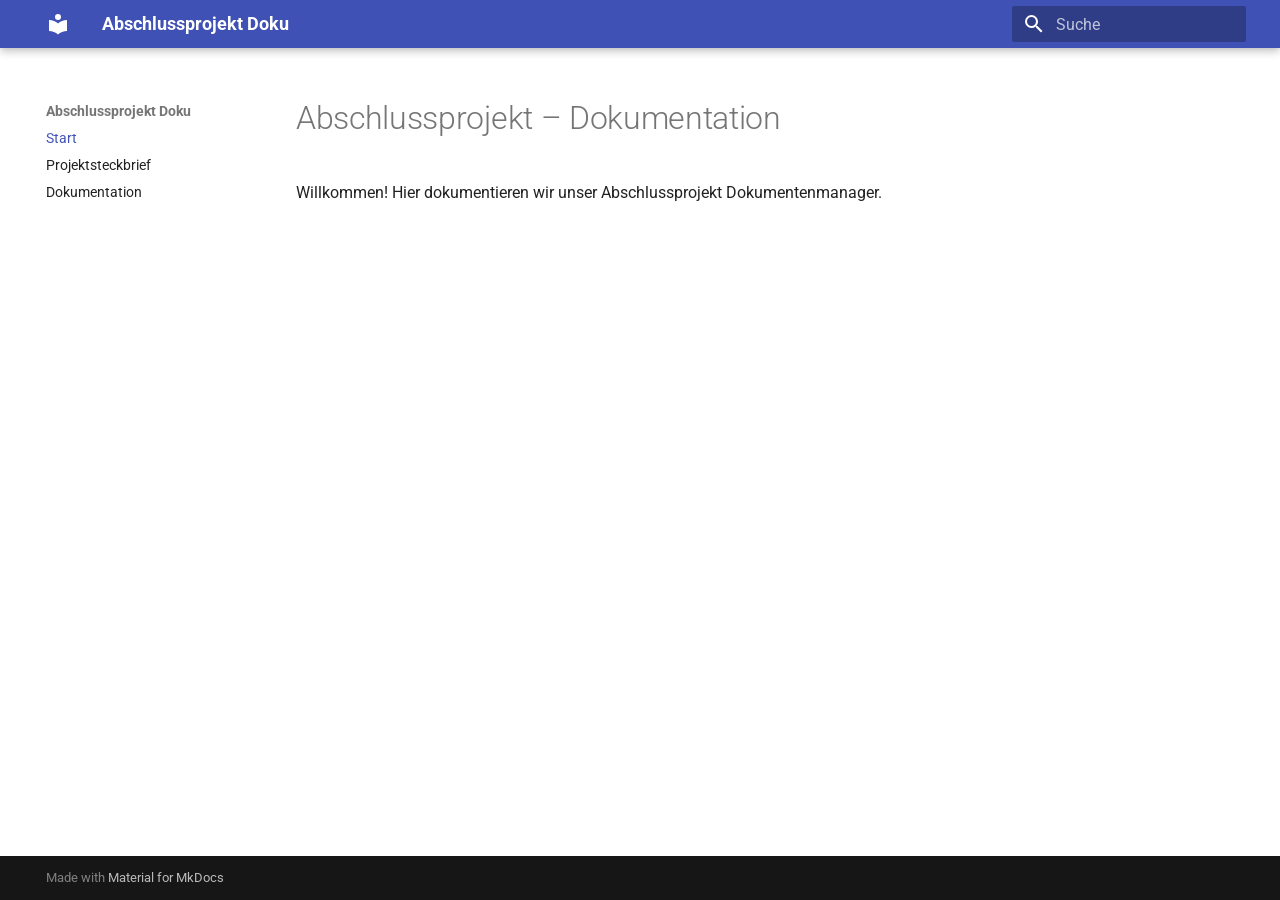
<file: index.html>
<!doctype html>
<html lang="de" class="no-js">
  <head>
    
      <meta charset="utf-8">
      <meta name="viewport" content="width=device-width,initial-scale=1">
      
      
      
      
      
        <link rel="next" href="Projektsteckbrief/">
      
      
      <link rel="icon" href="assets/images/favicon.png">
      <meta name="generator" content="mkdocs-1.6.1, mkdocs-material-9.6.20">
    
    
      
        <title>Abschlussprojekt Doku</title>
      
    
    
      <link rel="stylesheet" href="assets/stylesheets/main.e53b48f4.min.css">
      
      


    
    
      
    
    
      
        
        
        <link rel="preconnect" href="https://fonts.gstatic.com" crossorigin>
        <link rel="stylesheet" href="https://fonts.googleapis.com/css?family=Roboto:300,300i,400,400i,700,700i%7CRoboto+Mono:400,400i,700,700i&display=fallback">
        <style>:root{--md-text-font:"Roboto";--md-code-font:"Roboto Mono"}</style>
      
    
    
    <script>__md_scope=new URL(".",location),__md_hash=e=>[...e].reduce(((e,_)=>(e<<5)-e+_.charCodeAt(0)),0),__md_get=(e,_=localStorage,t=__md_scope)=>JSON.parse(_.getItem(t.pathname+"."+e)),__md_set=(e,_,t=localStorage,a=__md_scope)=>{try{t.setItem(a.pathname+"."+e,JSON.stringify(_))}catch(e){}}</script>
    
      

    
    
    
  </head>
  
  
    <body dir="ltr">
  
    
    <input class="md-toggle" data-md-toggle="drawer" type="checkbox" id="__drawer" autocomplete="off">
    <input class="md-toggle" data-md-toggle="search" type="checkbox" id="__search" autocomplete="off">
    <label class="md-overlay" for="__drawer"></label>
    <div data-md-component="skip">
      
        
        <a href="#abschlussprojekt-dokumentation" class="md-skip">
          Zum Inhalt
        </a>
      
    </div>
    <div data-md-component="announce">
      
    </div>
    
    
      

  

<header class="md-header md-header--shadow" data-md-component="header">
  <nav class="md-header__inner md-grid" aria-label="Kopfzeile">
    <a href="." title="Abschlussprojekt Doku" class="md-header__button md-logo" aria-label="Abschlussprojekt Doku" data-md-component="logo">
      
  
  <svg xmlns="http://www.w3.org/2000/svg" viewBox="0 0 24 24"><path d="M12 8a3 3 0 0 0 3-3 3 3 0 0 0-3-3 3 3 0 0 0-3 3 3 3 0 0 0 3 3m0 3.54C9.64 9.35 6.5 8 3 8v11c3.5 0 6.64 1.35 9 3.54 2.36-2.19 5.5-3.54 9-3.54V8c-3.5 0-6.64 1.35-9 3.54"/></svg>

    </a>
    <label class="md-header__button md-icon" for="__drawer">
      
      <svg xmlns="http://www.w3.org/2000/svg" viewBox="0 0 24 24"><path d="M3 6h18v2H3zm0 5h18v2H3zm0 5h18v2H3z"/></svg>
    </label>
    <div class="md-header__title" data-md-component="header-title">
      <div class="md-header__ellipsis">
        <div class="md-header__topic">
          <span class="md-ellipsis">
            Abschlussprojekt Doku
          </span>
        </div>
        <div class="md-header__topic" data-md-component="header-topic">
          <span class="md-ellipsis">
            
              Start
            
          </span>
        </div>
      </div>
    </div>
    
    
      <script>var palette=__md_get("__palette");if(palette&&palette.color){if("(prefers-color-scheme)"===palette.color.media){var media=matchMedia("(prefers-color-scheme: light)"),input=document.querySelector(media.matches?"[data-md-color-media='(prefers-color-scheme: light)']":"[data-md-color-media='(prefers-color-scheme: dark)']");palette.color.media=input.getAttribute("data-md-color-media"),palette.color.scheme=input.getAttribute("data-md-color-scheme"),palette.color.primary=input.getAttribute("data-md-color-primary"),palette.color.accent=input.getAttribute("data-md-color-accent")}for(var[key,value]of Object.entries(palette.color))document.body.setAttribute("data-md-color-"+key,value)}</script>
    
    
    
      
      
        <label class="md-header__button md-icon" for="__search">
          
          <svg xmlns="http://www.w3.org/2000/svg" viewBox="0 0 24 24"><path d="M9.5 3A6.5 6.5 0 0 1 16 9.5c0 1.61-.59 3.09-1.56 4.23l.27.27h.79l5 5-1.5 1.5-5-5v-.79l-.27-.27A6.52 6.52 0 0 1 9.5 16 6.5 6.5 0 0 1 3 9.5 6.5 6.5 0 0 1 9.5 3m0 2C7 5 5 7 5 9.5S7 14 9.5 14 14 12 14 9.5 12 5 9.5 5"/></svg>
        </label>
        <div class="md-search" data-md-component="search" role="dialog">
  <label class="md-search__overlay" for="__search"></label>
  <div class="md-search__inner" role="search">
    <form class="md-search__form" name="search">
      <input type="text" class="md-search__input" name="query" aria-label="Suche" placeholder="Suche" autocapitalize="off" autocorrect="off" autocomplete="off" spellcheck="false" data-md-component="search-query" required>
      <label class="md-search__icon md-icon" for="__search">
        
        <svg xmlns="http://www.w3.org/2000/svg" viewBox="0 0 24 24"><path d="M9.5 3A6.5 6.5 0 0 1 16 9.5c0 1.61-.59 3.09-1.56 4.23l.27.27h.79l5 5-1.5 1.5-5-5v-.79l-.27-.27A6.52 6.52 0 0 1 9.5 16 6.5 6.5 0 0 1 3 9.5 6.5 6.5 0 0 1 9.5 3m0 2C7 5 5 7 5 9.5S7 14 9.5 14 14 12 14 9.5 12 5 9.5 5"/></svg>
        
        <svg xmlns="http://www.w3.org/2000/svg" viewBox="0 0 24 24"><path d="M20 11v2H8l5.5 5.5-1.42 1.42L4.16 12l7.92-7.92L13.5 5.5 8 11z"/></svg>
      </label>
      <nav class="md-search__options" aria-label="Suche">
        
        <button type="reset" class="md-search__icon md-icon" title="Zurücksetzen" aria-label="Zurücksetzen" tabindex="-1">
          
          <svg xmlns="http://www.w3.org/2000/svg" viewBox="0 0 24 24"><path d="M19 6.41 17.59 5 12 10.59 6.41 5 5 6.41 10.59 12 5 17.59 6.41 19 12 13.41 17.59 19 19 17.59 13.41 12z"/></svg>
        </button>
      </nav>
      
    </form>
    <div class="md-search__output">
      <div class="md-search__scrollwrap" tabindex="0" data-md-scrollfix>
        <div class="md-search-result" data-md-component="search-result">
          <div class="md-search-result__meta">
            Suche wird initialisiert
          </div>
          <ol class="md-search-result__list" role="presentation"></ol>
        </div>
      </div>
    </div>
  </div>
</div>
      
    
    
  </nav>
  
</header>
    
    <div class="md-container" data-md-component="container">
      
      
        
          
        
      
      <main class="md-main" data-md-component="main">
        <div class="md-main__inner md-grid">
          
            
              
              <div class="md-sidebar md-sidebar--primary" data-md-component="sidebar" data-md-type="navigation" >
                <div class="md-sidebar__scrollwrap">
                  <div class="md-sidebar__inner">
                    



<nav class="md-nav md-nav--primary" aria-label="Navigation" data-md-level="0">
  <label class="md-nav__title" for="__drawer">
    <a href="." title="Abschlussprojekt Doku" class="md-nav__button md-logo" aria-label="Abschlussprojekt Doku" data-md-component="logo">
      
  
  <svg xmlns="http://www.w3.org/2000/svg" viewBox="0 0 24 24"><path d="M12 8a3 3 0 0 0 3-3 3 3 0 0 0-3-3 3 3 0 0 0-3 3 3 3 0 0 0 3 3m0 3.54C9.64 9.35 6.5 8 3 8v11c3.5 0 6.64 1.35 9 3.54 2.36-2.19 5.5-3.54 9-3.54V8c-3.5 0-6.64 1.35-9 3.54"/></svg>

    </a>
    Abschlussprojekt Doku
  </label>
  
  <ul class="md-nav__list" data-md-scrollfix>
    
      
      
  
  
    
  
  
  
    <li class="md-nav__item md-nav__item--active">
      
      <input class="md-nav__toggle md-toggle" type="checkbox" id="__toc">
      
      
        
      
      
      <a href="." class="md-nav__link md-nav__link--active">
        
  
  
  <span class="md-ellipsis">
    Start
    
  </span>
  

      </a>
      
    </li>
  

    
      
      
  
  
  
  
    <li class="md-nav__item">
      <a href="Projektsteckbrief/" class="md-nav__link">
        
  
  
  <span class="md-ellipsis">
    Projektsteckbrief
    
  </span>
  

      </a>
    </li>
  

    
      
      
  
  
  
  
    <li class="md-nav__item">
      <a href="Dokumentation/" class="md-nav__link">
        
  
  
  <span class="md-ellipsis">
    Dokumentation
    
  </span>
  

      </a>
    </li>
  

    
  </ul>
</nav>
                  </div>
                </div>
              </div>
            
            
              
              <div class="md-sidebar md-sidebar--secondary" data-md-component="sidebar" data-md-type="toc" >
                <div class="md-sidebar__scrollwrap">
                  <div class="md-sidebar__inner">
                    

<nav class="md-nav md-nav--secondary" aria-label="Inhaltsverzeichnis">
  
  
  
    
  
  
</nav>
                  </div>
                </div>
              </div>
            
          
          
            <div class="md-content" data-md-component="content">
              <article class="md-content__inner md-typeset">
                
                  



<h1 id="abschlussprojekt-dokumentation">Abschlussprojekt – Dokumentation<a class="headerlink" href="#abschlussprojekt-dokumentation" title="Permanent link">&para;</a></h1>
<p>Willkommen! Hier dokumentieren wir unser Abschlussprojekt Dokumentenmanager.</p>












                
              </article>
            </div>
          
          
<script>var target=document.getElementById(location.hash.slice(1));target&&target.name&&(target.checked=target.name.startsWith("__tabbed_"))</script>
        </div>
        
      </main>
      
        <footer class="md-footer">
  
  <div class="md-footer-meta md-typeset">
    <div class="md-footer-meta__inner md-grid">
      <div class="md-copyright">
  
  
    Made with
    <a href="https://squidfunk.github.io/mkdocs-material/" target="_blank" rel="noopener">
      Material for MkDocs
    </a>
  
</div>
      
    </div>
  </div>
</footer>
      
    </div>
    <div class="md-dialog" data-md-component="dialog">
      <div class="md-dialog__inner md-typeset"></div>
    </div>
    
    
    
      
      <script id="__config" type="application/json">{"base": ".", "features": [], "search": "assets/javascripts/workers/search.973d3a69.min.js", "tags": null, "translations": {"clipboard.copied": "In Zwischenablage kopiert", "clipboard.copy": "In Zwischenablage kopieren", "search.result.more.one": "1 weiteres Suchergebnis auf dieser Seite", "search.result.more.other": "# weitere Suchergebnisse auf dieser Seite", "search.result.none": "Keine Suchergebnisse", "search.result.one": "1 Suchergebnis", "search.result.other": "# Suchergebnisse", "search.result.placeholder": "Suchbegriff eingeben", "search.result.term.missing": "Es fehlt", "select.version": "Version ausw\u00e4hlen"}, "version": null}</script>
    
    
      <script src="assets/javascripts/bundle.f55a23d4.min.js"></script>
      
    
  </body>
</html>
</file>
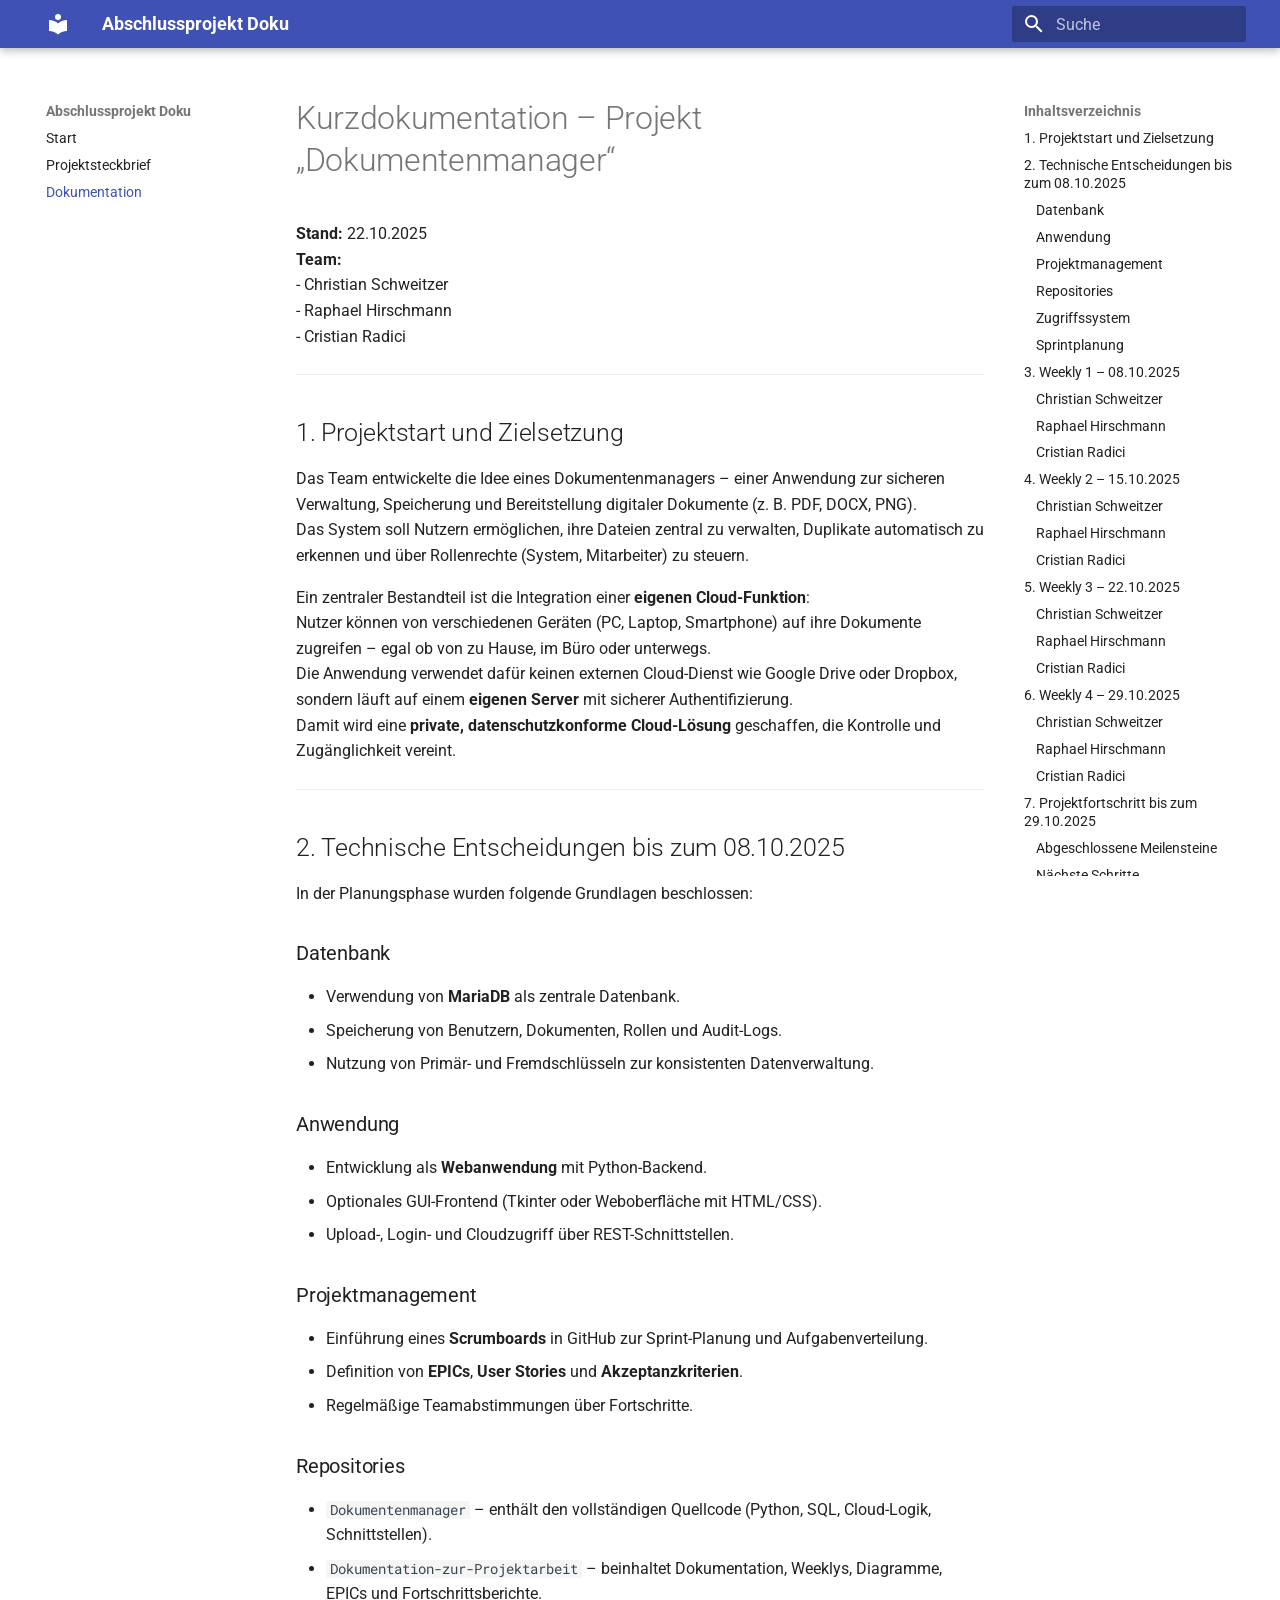
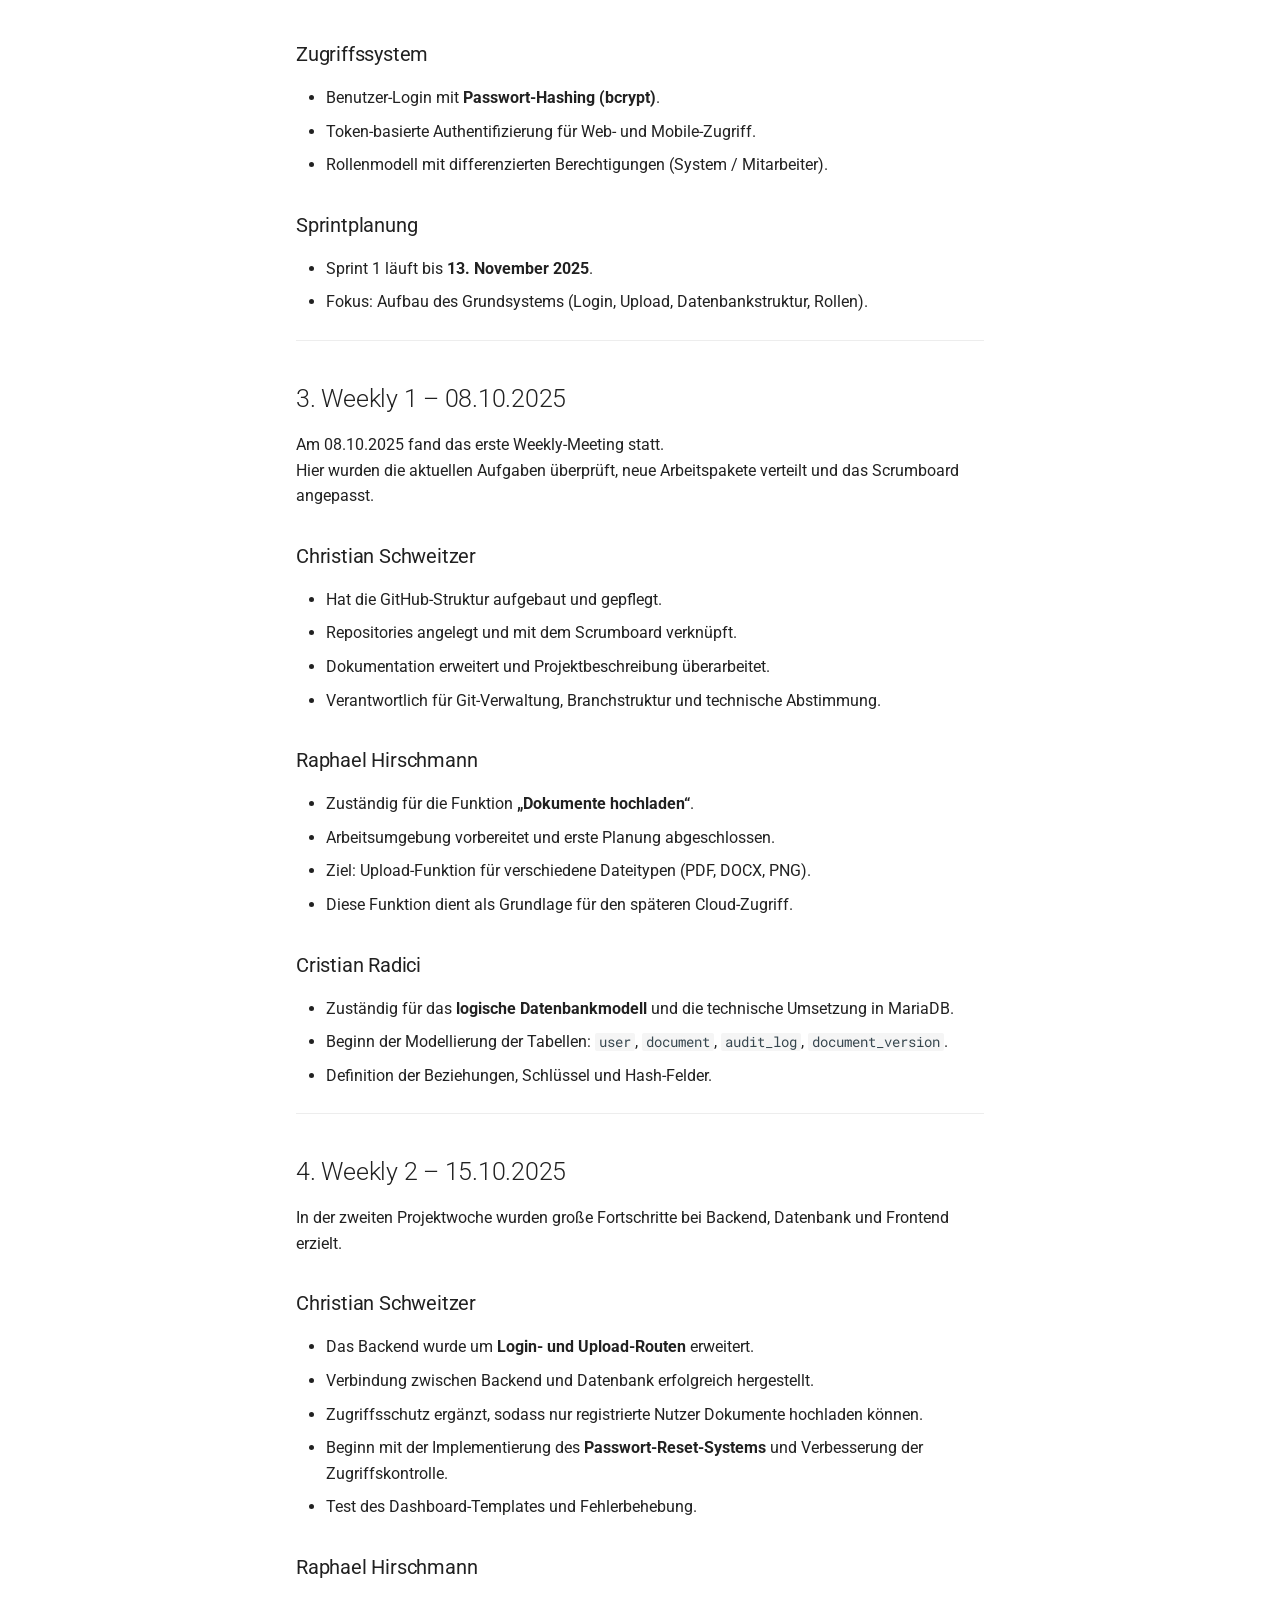
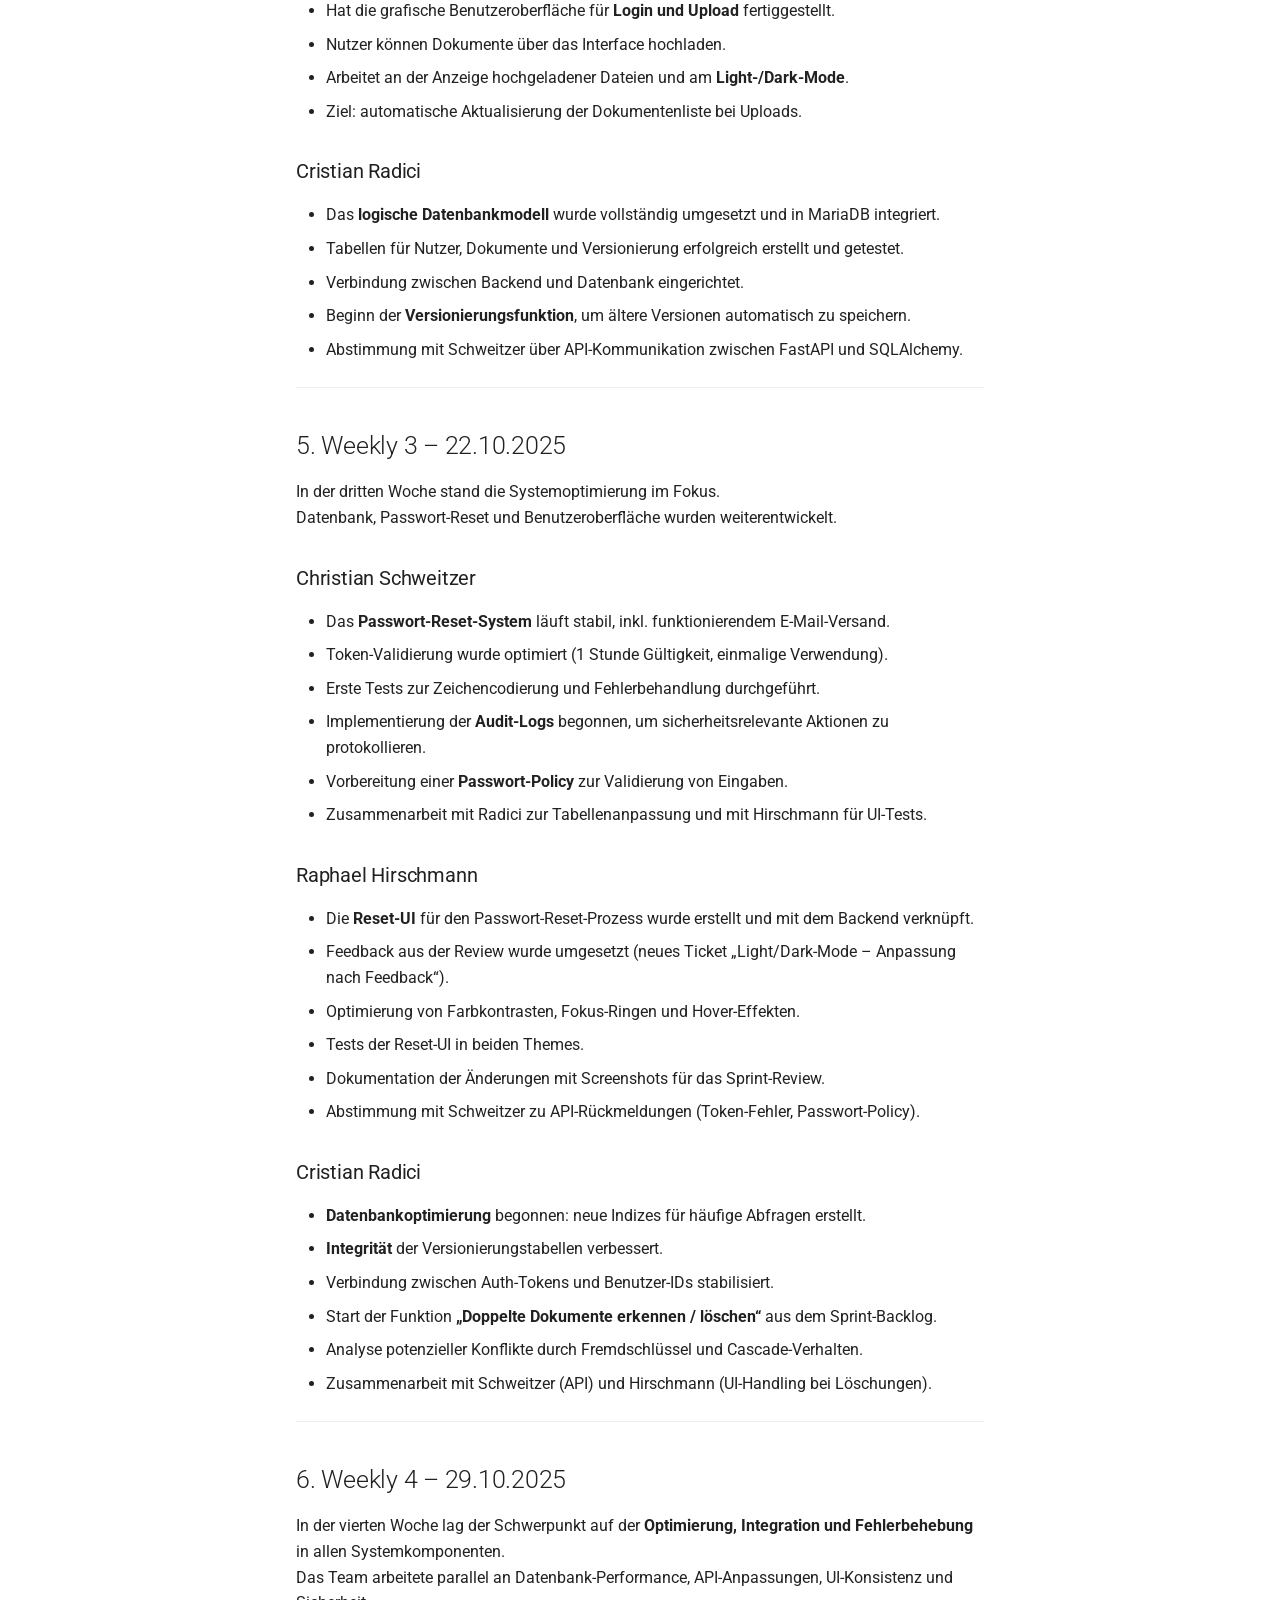
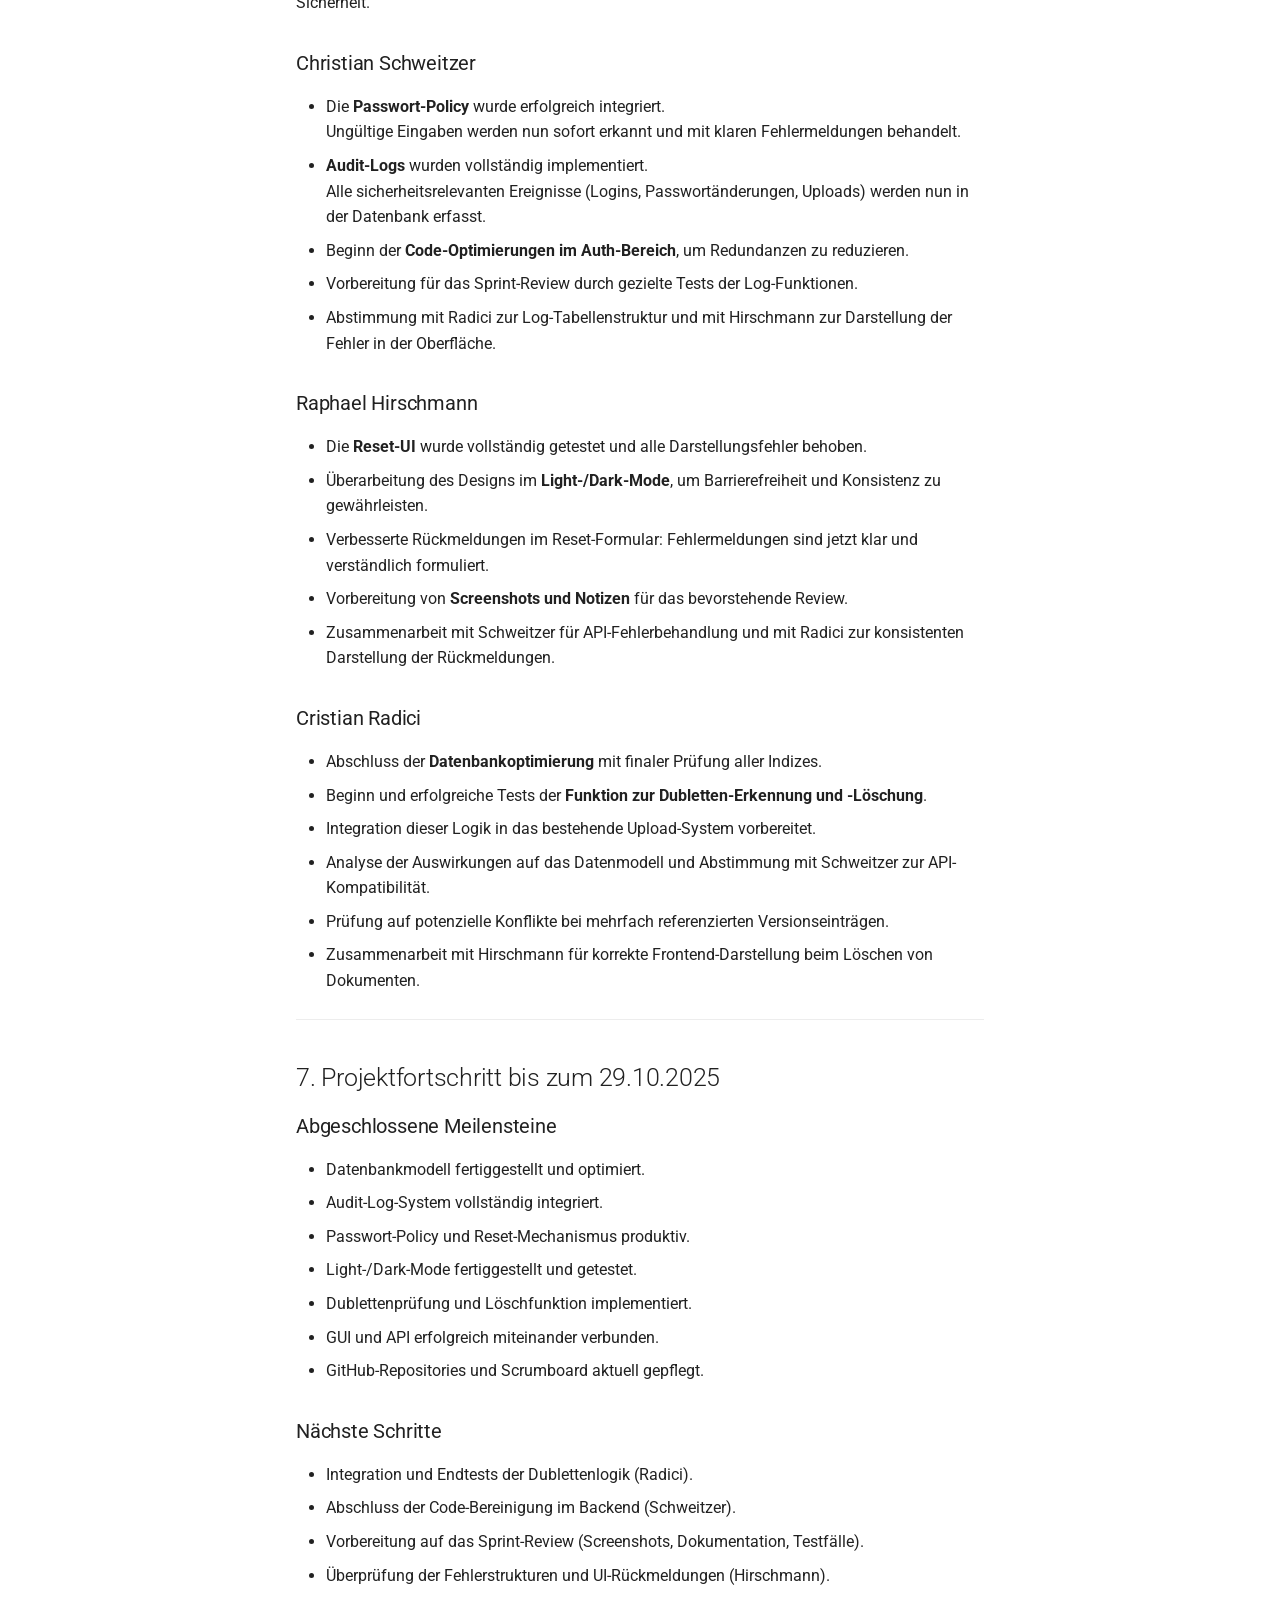
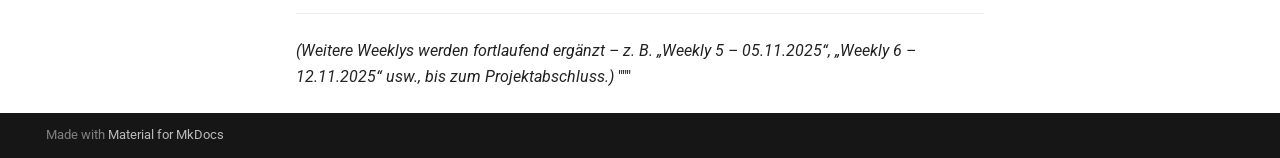
<file: Dokumentation/index.html>
<!doctype html>
<html lang="de" class="no-js">
  <head>
    
      <meta charset="utf-8">
      <meta name="viewport" content="width=device-width,initial-scale=1">
      
      
      
      
        <link rel="prev" href="../Projektsteckbrief/">
      
      
      
      <link rel="icon" href="../assets/images/favicon.png">
      <meta name="generator" content="mkdocs-1.6.1, mkdocs-material-9.6.20">
    
    
      
        <title>Dokumentation - Abschlussprojekt Doku</title>
      
    
    
      <link rel="stylesheet" href="../assets/stylesheets/main.e53b48f4.min.css">
      
      


    
    
      
    
    
      
        
        
        <link rel="preconnect" href="https://fonts.gstatic.com" crossorigin>
        <link rel="stylesheet" href="https://fonts.googleapis.com/css?family=Roboto:300,300i,400,400i,700,700i%7CRoboto+Mono:400,400i,700,700i&display=fallback">
        <style>:root{--md-text-font:"Roboto";--md-code-font:"Roboto Mono"}</style>
      
    
    
    <script>__md_scope=new URL("..",location),__md_hash=e=>[...e].reduce(((e,_)=>(e<<5)-e+_.charCodeAt(0)),0),__md_get=(e,_=localStorage,t=__md_scope)=>JSON.parse(_.getItem(t.pathname+"."+e)),__md_set=(e,_,t=localStorage,a=__md_scope)=>{try{t.setItem(a.pathname+"."+e,JSON.stringify(_))}catch(e){}}</script>
    
      

    
    
    
  </head>
  
  
    <body dir="ltr">
  
    
    <input class="md-toggle" data-md-toggle="drawer" type="checkbox" id="__drawer" autocomplete="off">
    <input class="md-toggle" data-md-toggle="search" type="checkbox" id="__search" autocomplete="off">
    <label class="md-overlay" for="__drawer"></label>
    <div data-md-component="skip">
      
        
        <a href="#kurzdokumentation-projekt-dokumentenmanager" class="md-skip">
          Zum Inhalt
        </a>
      
    </div>
    <div data-md-component="announce">
      
    </div>
    
    
      

  

<header class="md-header md-header--shadow" data-md-component="header">
  <nav class="md-header__inner md-grid" aria-label="Kopfzeile">
    <a href=".." title="Abschlussprojekt Doku" class="md-header__button md-logo" aria-label="Abschlussprojekt Doku" data-md-component="logo">
      
  
  <svg xmlns="http://www.w3.org/2000/svg" viewBox="0 0 24 24"><path d="M12 8a3 3 0 0 0 3-3 3 3 0 0 0-3-3 3 3 0 0 0-3 3 3 3 0 0 0 3 3m0 3.54C9.64 9.35 6.5 8 3 8v11c3.5 0 6.64 1.35 9 3.54 2.36-2.19 5.5-3.54 9-3.54V8c-3.5 0-6.64 1.35-9 3.54"/></svg>

    </a>
    <label class="md-header__button md-icon" for="__drawer">
      
      <svg xmlns="http://www.w3.org/2000/svg" viewBox="0 0 24 24"><path d="M3 6h18v2H3zm0 5h18v2H3zm0 5h18v2H3z"/></svg>
    </label>
    <div class="md-header__title" data-md-component="header-title">
      <div class="md-header__ellipsis">
        <div class="md-header__topic">
          <span class="md-ellipsis">
            Abschlussprojekt Doku
          </span>
        </div>
        <div class="md-header__topic" data-md-component="header-topic">
          <span class="md-ellipsis">
            
              Dokumentation
            
          </span>
        </div>
      </div>
    </div>
    
    
      <script>var palette=__md_get("__palette");if(palette&&palette.color){if("(prefers-color-scheme)"===palette.color.media){var media=matchMedia("(prefers-color-scheme: light)"),input=document.querySelector(media.matches?"[data-md-color-media='(prefers-color-scheme: light)']":"[data-md-color-media='(prefers-color-scheme: dark)']");palette.color.media=input.getAttribute("data-md-color-media"),palette.color.scheme=input.getAttribute("data-md-color-scheme"),palette.color.primary=input.getAttribute("data-md-color-primary"),palette.color.accent=input.getAttribute("data-md-color-accent")}for(var[key,value]of Object.entries(palette.color))document.body.setAttribute("data-md-color-"+key,value)}</script>
    
    
    
      
      
        <label class="md-header__button md-icon" for="__search">
          
          <svg xmlns="http://www.w3.org/2000/svg" viewBox="0 0 24 24"><path d="M9.5 3A6.5 6.5 0 0 1 16 9.5c0 1.61-.59 3.09-1.56 4.23l.27.27h.79l5 5-1.5 1.5-5-5v-.79l-.27-.27A6.52 6.52 0 0 1 9.5 16 6.5 6.5 0 0 1 3 9.5 6.5 6.5 0 0 1 9.5 3m0 2C7 5 5 7 5 9.5S7 14 9.5 14 14 12 14 9.5 12 5 9.5 5"/></svg>
        </label>
        <div class="md-search" data-md-component="search" role="dialog">
  <label class="md-search__overlay" for="__search"></label>
  <div class="md-search__inner" role="search">
    <form class="md-search__form" name="search">
      <input type="text" class="md-search__input" name="query" aria-label="Suche" placeholder="Suche" autocapitalize="off" autocorrect="off" autocomplete="off" spellcheck="false" data-md-component="search-query" required>
      <label class="md-search__icon md-icon" for="__search">
        
        <svg xmlns="http://www.w3.org/2000/svg" viewBox="0 0 24 24"><path d="M9.5 3A6.5 6.5 0 0 1 16 9.5c0 1.61-.59 3.09-1.56 4.23l.27.27h.79l5 5-1.5 1.5-5-5v-.79l-.27-.27A6.52 6.52 0 0 1 9.5 16 6.5 6.5 0 0 1 3 9.5 6.5 6.5 0 0 1 9.5 3m0 2C7 5 5 7 5 9.5S7 14 9.5 14 14 12 14 9.5 12 5 9.5 5"/></svg>
        
        <svg xmlns="http://www.w3.org/2000/svg" viewBox="0 0 24 24"><path d="M20 11v2H8l5.5 5.5-1.42 1.42L4.16 12l7.92-7.92L13.5 5.5 8 11z"/></svg>
      </label>
      <nav class="md-search__options" aria-label="Suche">
        
        <button type="reset" class="md-search__icon md-icon" title="Zurücksetzen" aria-label="Zurücksetzen" tabindex="-1">
          
          <svg xmlns="http://www.w3.org/2000/svg" viewBox="0 0 24 24"><path d="M19 6.41 17.59 5 12 10.59 6.41 5 5 6.41 10.59 12 5 17.59 6.41 19 12 13.41 17.59 19 19 17.59 13.41 12z"/></svg>
        </button>
      </nav>
      
    </form>
    <div class="md-search__output">
      <div class="md-search__scrollwrap" tabindex="0" data-md-scrollfix>
        <div class="md-search-result" data-md-component="search-result">
          <div class="md-search-result__meta">
            Suche wird initialisiert
          </div>
          <ol class="md-search-result__list" role="presentation"></ol>
        </div>
      </div>
    </div>
  </div>
</div>
      
    
    
  </nav>
  
</header>
    
    <div class="md-container" data-md-component="container">
      
      
        
          
        
      
      <main class="md-main" data-md-component="main">
        <div class="md-main__inner md-grid">
          
            
              
              <div class="md-sidebar md-sidebar--primary" data-md-component="sidebar" data-md-type="navigation" >
                <div class="md-sidebar__scrollwrap">
                  <div class="md-sidebar__inner">
                    



<nav class="md-nav md-nav--primary" aria-label="Navigation" data-md-level="0">
  <label class="md-nav__title" for="__drawer">
    <a href=".." title="Abschlussprojekt Doku" class="md-nav__button md-logo" aria-label="Abschlussprojekt Doku" data-md-component="logo">
      
  
  <svg xmlns="http://www.w3.org/2000/svg" viewBox="0 0 24 24"><path d="M12 8a3 3 0 0 0 3-3 3 3 0 0 0-3-3 3 3 0 0 0-3 3 3 3 0 0 0 3 3m0 3.54C9.64 9.35 6.5 8 3 8v11c3.5 0 6.64 1.35 9 3.54 2.36-2.19 5.5-3.54 9-3.54V8c-3.5 0-6.64 1.35-9 3.54"/></svg>

    </a>
    Abschlussprojekt Doku
  </label>
  
  <ul class="md-nav__list" data-md-scrollfix>
    
      
      
  
  
  
  
    <li class="md-nav__item">
      <a href=".." class="md-nav__link">
        
  
  
  <span class="md-ellipsis">
    Start
    
  </span>
  

      </a>
    </li>
  

    
      
      
  
  
  
  
    <li class="md-nav__item">
      <a href="../Projektsteckbrief/" class="md-nav__link">
        
  
  
  <span class="md-ellipsis">
    Projektsteckbrief
    
  </span>
  

      </a>
    </li>
  

    
      
      
  
  
    
  
  
  
    <li class="md-nav__item md-nav__item--active">
      
      <input class="md-nav__toggle md-toggle" type="checkbox" id="__toc">
      
      
        
      
      
        <label class="md-nav__link md-nav__link--active" for="__toc">
          
  
  
  <span class="md-ellipsis">
    Dokumentation
    
  </span>
  

          <span class="md-nav__icon md-icon"></span>
        </label>
      
      <a href="./" class="md-nav__link md-nav__link--active">
        
  
  
  <span class="md-ellipsis">
    Dokumentation
    
  </span>
  

      </a>
      
        

<nav class="md-nav md-nav--secondary" aria-label="Inhaltsverzeichnis">
  
  
  
    
  
  
    <label class="md-nav__title" for="__toc">
      <span class="md-nav__icon md-icon"></span>
      Inhaltsverzeichnis
    </label>
    <ul class="md-nav__list" data-md-component="toc" data-md-scrollfix>
      
        <li class="md-nav__item">
  <a href="#1-projektstart-und-zielsetzung" class="md-nav__link">
    <span class="md-ellipsis">
      1. Projektstart und Zielsetzung
    </span>
  </a>
  
</li>
      
        <li class="md-nav__item">
  <a href="#2-technische-entscheidungen-bis-zum-08102025" class="md-nav__link">
    <span class="md-ellipsis">
      2. Technische Entscheidungen bis zum 08.10.2025
    </span>
  </a>
  
    <nav class="md-nav" aria-label="2. Technische Entscheidungen bis zum 08.10.2025">
      <ul class="md-nav__list">
        
          <li class="md-nav__item">
  <a href="#datenbank" class="md-nav__link">
    <span class="md-ellipsis">
      Datenbank
    </span>
  </a>
  
</li>
        
          <li class="md-nav__item">
  <a href="#anwendung" class="md-nav__link">
    <span class="md-ellipsis">
      Anwendung
    </span>
  </a>
  
</li>
        
          <li class="md-nav__item">
  <a href="#projektmanagement" class="md-nav__link">
    <span class="md-ellipsis">
      Projektmanagement
    </span>
  </a>
  
</li>
        
          <li class="md-nav__item">
  <a href="#repositories" class="md-nav__link">
    <span class="md-ellipsis">
      Repositories
    </span>
  </a>
  
</li>
        
          <li class="md-nav__item">
  <a href="#zugriffssystem" class="md-nav__link">
    <span class="md-ellipsis">
      Zugriffssystem
    </span>
  </a>
  
</li>
        
          <li class="md-nav__item">
  <a href="#sprintplanung" class="md-nav__link">
    <span class="md-ellipsis">
      Sprintplanung
    </span>
  </a>
  
</li>
        
      </ul>
    </nav>
  
</li>
      
        <li class="md-nav__item">
  <a href="#3-weekly-1-08102025" class="md-nav__link">
    <span class="md-ellipsis">
      3. Weekly 1 – 08.10.2025
    </span>
  </a>
  
    <nav class="md-nav" aria-label="3. Weekly 1 – 08.10.2025">
      <ul class="md-nav__list">
        
          <li class="md-nav__item">
  <a href="#christian-schweitzer" class="md-nav__link">
    <span class="md-ellipsis">
      Christian Schweitzer
    </span>
  </a>
  
</li>
        
          <li class="md-nav__item">
  <a href="#raphael-hirschmann" class="md-nav__link">
    <span class="md-ellipsis">
      Raphael Hirschmann
    </span>
  </a>
  
</li>
        
          <li class="md-nav__item">
  <a href="#cristian-radici" class="md-nav__link">
    <span class="md-ellipsis">
      Cristian Radici
    </span>
  </a>
  
</li>
        
      </ul>
    </nav>
  
</li>
      
        <li class="md-nav__item">
  <a href="#4-weekly-2-15102025" class="md-nav__link">
    <span class="md-ellipsis">
      4. Weekly 2 – 15.10.2025
    </span>
  </a>
  
    <nav class="md-nav" aria-label="4. Weekly 2 – 15.10.2025">
      <ul class="md-nav__list">
        
          <li class="md-nav__item">
  <a href="#christian-schweitzer_1" class="md-nav__link">
    <span class="md-ellipsis">
      Christian Schweitzer
    </span>
  </a>
  
</li>
        
          <li class="md-nav__item">
  <a href="#raphael-hirschmann_1" class="md-nav__link">
    <span class="md-ellipsis">
      Raphael Hirschmann
    </span>
  </a>
  
</li>
        
          <li class="md-nav__item">
  <a href="#cristian-radici_1" class="md-nav__link">
    <span class="md-ellipsis">
      Cristian Radici
    </span>
  </a>
  
</li>
        
      </ul>
    </nav>
  
</li>
      
        <li class="md-nav__item">
  <a href="#5-weekly-3-22102025" class="md-nav__link">
    <span class="md-ellipsis">
      5. Weekly 3 – 22.10.2025
    </span>
  </a>
  
    <nav class="md-nav" aria-label="5. Weekly 3 – 22.10.2025">
      <ul class="md-nav__list">
        
          <li class="md-nav__item">
  <a href="#christian-schweitzer_2" class="md-nav__link">
    <span class="md-ellipsis">
      Christian Schweitzer
    </span>
  </a>
  
</li>
        
          <li class="md-nav__item">
  <a href="#raphael-hirschmann_2" class="md-nav__link">
    <span class="md-ellipsis">
      Raphael Hirschmann
    </span>
  </a>
  
</li>
        
          <li class="md-nav__item">
  <a href="#cristian-radici_2" class="md-nav__link">
    <span class="md-ellipsis">
      Cristian Radici
    </span>
  </a>
  
</li>
        
      </ul>
    </nav>
  
</li>
      
        <li class="md-nav__item">
  <a href="#6-weekly-4-29102025" class="md-nav__link">
    <span class="md-ellipsis">
      6. Weekly 4 – 29.10.2025
    </span>
  </a>
  
    <nav class="md-nav" aria-label="6. Weekly 4 – 29.10.2025">
      <ul class="md-nav__list">
        
          <li class="md-nav__item">
  <a href="#christian-schweitzer_3" class="md-nav__link">
    <span class="md-ellipsis">
      Christian Schweitzer
    </span>
  </a>
  
</li>
        
          <li class="md-nav__item">
  <a href="#raphael-hirschmann_3" class="md-nav__link">
    <span class="md-ellipsis">
      Raphael Hirschmann
    </span>
  </a>
  
</li>
        
          <li class="md-nav__item">
  <a href="#cristian-radici_3" class="md-nav__link">
    <span class="md-ellipsis">
      Cristian Radici
    </span>
  </a>
  
</li>
        
      </ul>
    </nav>
  
</li>
      
        <li class="md-nav__item">
  <a href="#7-projektfortschritt-bis-zum-29102025" class="md-nav__link">
    <span class="md-ellipsis">
      7. Projektfortschritt bis zum 29.10.2025
    </span>
  </a>
  
    <nav class="md-nav" aria-label="7. Projektfortschritt bis zum 29.10.2025">
      <ul class="md-nav__list">
        
          <li class="md-nav__item">
  <a href="#abgeschlossene-meilensteine" class="md-nav__link">
    <span class="md-ellipsis">
      Abgeschlossene Meilensteine
    </span>
  </a>
  
</li>
        
          <li class="md-nav__item">
  <a href="#nachste-schritte" class="md-nav__link">
    <span class="md-ellipsis">
      Nächste Schritte
    </span>
  </a>
  
</li>
        
      </ul>
    </nav>
  
</li>
      
    </ul>
  
</nav>
      
    </li>
  

    
  </ul>
</nav>
                  </div>
                </div>
              </div>
            
            
              
              <div class="md-sidebar md-sidebar--secondary" data-md-component="sidebar" data-md-type="toc" >
                <div class="md-sidebar__scrollwrap">
                  <div class="md-sidebar__inner">
                    

<nav class="md-nav md-nav--secondary" aria-label="Inhaltsverzeichnis">
  
  
  
    
  
  
    <label class="md-nav__title" for="__toc">
      <span class="md-nav__icon md-icon"></span>
      Inhaltsverzeichnis
    </label>
    <ul class="md-nav__list" data-md-component="toc" data-md-scrollfix>
      
        <li class="md-nav__item">
  <a href="#1-projektstart-und-zielsetzung" class="md-nav__link">
    <span class="md-ellipsis">
      1. Projektstart und Zielsetzung
    </span>
  </a>
  
</li>
      
        <li class="md-nav__item">
  <a href="#2-technische-entscheidungen-bis-zum-08102025" class="md-nav__link">
    <span class="md-ellipsis">
      2. Technische Entscheidungen bis zum 08.10.2025
    </span>
  </a>
  
    <nav class="md-nav" aria-label="2. Technische Entscheidungen bis zum 08.10.2025">
      <ul class="md-nav__list">
        
          <li class="md-nav__item">
  <a href="#datenbank" class="md-nav__link">
    <span class="md-ellipsis">
      Datenbank
    </span>
  </a>
  
</li>
        
          <li class="md-nav__item">
  <a href="#anwendung" class="md-nav__link">
    <span class="md-ellipsis">
      Anwendung
    </span>
  </a>
  
</li>
        
          <li class="md-nav__item">
  <a href="#projektmanagement" class="md-nav__link">
    <span class="md-ellipsis">
      Projektmanagement
    </span>
  </a>
  
</li>
        
          <li class="md-nav__item">
  <a href="#repositories" class="md-nav__link">
    <span class="md-ellipsis">
      Repositories
    </span>
  </a>
  
</li>
        
          <li class="md-nav__item">
  <a href="#zugriffssystem" class="md-nav__link">
    <span class="md-ellipsis">
      Zugriffssystem
    </span>
  </a>
  
</li>
        
          <li class="md-nav__item">
  <a href="#sprintplanung" class="md-nav__link">
    <span class="md-ellipsis">
      Sprintplanung
    </span>
  </a>
  
</li>
        
      </ul>
    </nav>
  
</li>
      
        <li class="md-nav__item">
  <a href="#3-weekly-1-08102025" class="md-nav__link">
    <span class="md-ellipsis">
      3. Weekly 1 – 08.10.2025
    </span>
  </a>
  
    <nav class="md-nav" aria-label="3. Weekly 1 – 08.10.2025">
      <ul class="md-nav__list">
        
          <li class="md-nav__item">
  <a href="#christian-schweitzer" class="md-nav__link">
    <span class="md-ellipsis">
      Christian Schweitzer
    </span>
  </a>
  
</li>
        
          <li class="md-nav__item">
  <a href="#raphael-hirschmann" class="md-nav__link">
    <span class="md-ellipsis">
      Raphael Hirschmann
    </span>
  </a>
  
</li>
        
          <li class="md-nav__item">
  <a href="#cristian-radici" class="md-nav__link">
    <span class="md-ellipsis">
      Cristian Radici
    </span>
  </a>
  
</li>
        
      </ul>
    </nav>
  
</li>
      
        <li class="md-nav__item">
  <a href="#4-weekly-2-15102025" class="md-nav__link">
    <span class="md-ellipsis">
      4. Weekly 2 – 15.10.2025
    </span>
  </a>
  
    <nav class="md-nav" aria-label="4. Weekly 2 – 15.10.2025">
      <ul class="md-nav__list">
        
          <li class="md-nav__item">
  <a href="#christian-schweitzer_1" class="md-nav__link">
    <span class="md-ellipsis">
      Christian Schweitzer
    </span>
  </a>
  
</li>
        
          <li class="md-nav__item">
  <a href="#raphael-hirschmann_1" class="md-nav__link">
    <span class="md-ellipsis">
      Raphael Hirschmann
    </span>
  </a>
  
</li>
        
          <li class="md-nav__item">
  <a href="#cristian-radici_1" class="md-nav__link">
    <span class="md-ellipsis">
      Cristian Radici
    </span>
  </a>
  
</li>
        
      </ul>
    </nav>
  
</li>
      
        <li class="md-nav__item">
  <a href="#5-weekly-3-22102025" class="md-nav__link">
    <span class="md-ellipsis">
      5. Weekly 3 – 22.10.2025
    </span>
  </a>
  
    <nav class="md-nav" aria-label="5. Weekly 3 – 22.10.2025">
      <ul class="md-nav__list">
        
          <li class="md-nav__item">
  <a href="#christian-schweitzer_2" class="md-nav__link">
    <span class="md-ellipsis">
      Christian Schweitzer
    </span>
  </a>
  
</li>
        
          <li class="md-nav__item">
  <a href="#raphael-hirschmann_2" class="md-nav__link">
    <span class="md-ellipsis">
      Raphael Hirschmann
    </span>
  </a>
  
</li>
        
          <li class="md-nav__item">
  <a href="#cristian-radici_2" class="md-nav__link">
    <span class="md-ellipsis">
      Cristian Radici
    </span>
  </a>
  
</li>
        
      </ul>
    </nav>
  
</li>
      
        <li class="md-nav__item">
  <a href="#6-weekly-4-29102025" class="md-nav__link">
    <span class="md-ellipsis">
      6. Weekly 4 – 29.10.2025
    </span>
  </a>
  
    <nav class="md-nav" aria-label="6. Weekly 4 – 29.10.2025">
      <ul class="md-nav__list">
        
          <li class="md-nav__item">
  <a href="#christian-schweitzer_3" class="md-nav__link">
    <span class="md-ellipsis">
      Christian Schweitzer
    </span>
  </a>
  
</li>
        
          <li class="md-nav__item">
  <a href="#raphael-hirschmann_3" class="md-nav__link">
    <span class="md-ellipsis">
      Raphael Hirschmann
    </span>
  </a>
  
</li>
        
          <li class="md-nav__item">
  <a href="#cristian-radici_3" class="md-nav__link">
    <span class="md-ellipsis">
      Cristian Radici
    </span>
  </a>
  
</li>
        
      </ul>
    </nav>
  
</li>
      
        <li class="md-nav__item">
  <a href="#7-projektfortschritt-bis-zum-29102025" class="md-nav__link">
    <span class="md-ellipsis">
      7. Projektfortschritt bis zum 29.10.2025
    </span>
  </a>
  
    <nav class="md-nav" aria-label="7. Projektfortschritt bis zum 29.10.2025">
      <ul class="md-nav__list">
        
          <li class="md-nav__item">
  <a href="#abgeschlossene-meilensteine" class="md-nav__link">
    <span class="md-ellipsis">
      Abgeschlossene Meilensteine
    </span>
  </a>
  
</li>
        
          <li class="md-nav__item">
  <a href="#nachste-schritte" class="md-nav__link">
    <span class="md-ellipsis">
      Nächste Schritte
    </span>
  </a>
  
</li>
        
      </ul>
    </nav>
  
</li>
      
    </ul>
  
</nav>
                  </div>
                </div>
              </div>
            
          
          
            <div class="md-content" data-md-component="content">
              <article class="md-content__inner md-typeset">
                
                  



<h1 id="kurzdokumentation-projekt-dokumentenmanager">Kurzdokumentation – Projekt „Dokumentenmanager“<a class="headerlink" href="#kurzdokumentation-projekt-dokumentenmanager" title="Permanent link">&para;</a></h1>
<p><strong>Stand:</strong> 22.10.2025<br />
<strong>Team:</strong><br />
- Christian Schweitzer<br />
- Raphael Hirschmann<br />
- Cristian Radici  </p>
<hr />
<h2 id="1-projektstart-und-zielsetzung">1. Projektstart und Zielsetzung<a class="headerlink" href="#1-projektstart-und-zielsetzung" title="Permanent link">&para;</a></h2>
<p>Das Team entwickelte die Idee eines Dokumentenmanagers – einer Anwendung zur sicheren Verwaltung, Speicherung und Bereitstellung digitaler Dokumente (z. B. PDF, DOCX, PNG).<br />
Das System soll Nutzern ermöglichen, ihre Dateien zentral zu verwalten, Duplikate automatisch zu erkennen und über Rollenrechte (System, Mitarbeiter) zu steuern.</p>
<p>Ein zentraler Bestandteil ist die Integration einer <strong>eigenen Cloud-Funktion</strong>:<br />
Nutzer können von verschiedenen Geräten (PC, Laptop, Smartphone) auf ihre Dokumente zugreifen – egal ob von zu Hause, im Büro oder unterwegs.<br />
Die Anwendung verwendet dafür keinen externen Cloud-Dienst wie Google Drive oder Dropbox, sondern läuft auf einem <strong>eigenen Server</strong> mit sicherer Authentifizierung.<br />
Damit wird eine <strong>private, datenschutzkonforme Cloud-Lösung</strong> geschaffen, die Kontrolle und Zugänglichkeit vereint.</p>
<hr />
<h2 id="2-technische-entscheidungen-bis-zum-08102025">2. Technische Entscheidungen bis zum 08.10.2025<a class="headerlink" href="#2-technische-entscheidungen-bis-zum-08102025" title="Permanent link">&para;</a></h2>
<p>In der Planungsphase wurden folgende Grundlagen beschlossen:</p>
<h3 id="datenbank">Datenbank<a class="headerlink" href="#datenbank" title="Permanent link">&para;</a></h3>
<ul>
<li>Verwendung von <strong>MariaDB</strong> als zentrale Datenbank.  </li>
<li>Speicherung von Benutzern, Dokumenten, Rollen und Audit-Logs.  </li>
<li>Nutzung von Primär- und Fremdschlüsseln zur konsistenten Datenverwaltung.  </li>
</ul>
<h3 id="anwendung">Anwendung<a class="headerlink" href="#anwendung" title="Permanent link">&para;</a></h3>
<ul>
<li>Entwicklung als <strong>Webanwendung</strong> mit Python-Backend.  </li>
<li>Optionales GUI-Frontend (Tkinter oder Weboberfläche mit HTML/CSS).  </li>
<li>Upload-, Login- und Cloudzugriff über REST-Schnittstellen.  </li>
</ul>
<h3 id="projektmanagement">Projektmanagement<a class="headerlink" href="#projektmanagement" title="Permanent link">&para;</a></h3>
<ul>
<li>Einführung eines <strong>Scrumboards</strong> in GitHub zur Sprint-Planung und Aufgabenverteilung.  </li>
<li>Definition von <strong>EPICs</strong>, <strong>User Stories</strong> und <strong>Akzeptanzkriterien</strong>.  </li>
<li>Regelmäßige Teamabstimmungen über Fortschritte.  </li>
</ul>
<h3 id="repositories">Repositories<a class="headerlink" href="#repositories" title="Permanent link">&para;</a></h3>
<ul>
<li><code>Dokumentenmanager</code> – enthält den vollständigen Quellcode (Python, SQL, Cloud-Logik, Schnittstellen).  </li>
<li><code>Dokumentation-zur-Projektarbeit</code> – beinhaltet Dokumentation, Weeklys, Diagramme, EPICs und Fortschrittsberichte.  </li>
</ul>
<h3 id="zugriffssystem">Zugriffssystem<a class="headerlink" href="#zugriffssystem" title="Permanent link">&para;</a></h3>
<ul>
<li>Benutzer-Login mit <strong>Passwort-Hashing (bcrypt)</strong>.  </li>
<li>Token-basierte Authentifizierung für Web- und Mobile-Zugriff.  </li>
<li>Rollenmodell mit differenzierten Berechtigungen (System / Mitarbeiter).  </li>
</ul>
<h3 id="sprintplanung">Sprintplanung<a class="headerlink" href="#sprintplanung" title="Permanent link">&para;</a></h3>
<ul>
<li>Sprint 1 läuft bis <strong>13. November 2025</strong>.  </li>
<li>Fokus: Aufbau des Grundsystems (Login, Upload, Datenbankstruktur, Rollen).  </li>
</ul>
<hr />
<h2 id="3-weekly-1-08102025">3. Weekly 1 – 08.10.2025<a class="headerlink" href="#3-weekly-1-08102025" title="Permanent link">&para;</a></h2>
<p>Am 08.10.2025 fand das erste Weekly-Meeting statt.<br />
Hier wurden die aktuellen Aufgaben überprüft, neue Arbeitspakete verteilt und das Scrumboard angepasst.</p>
<h3 id="christian-schweitzer">Christian Schweitzer<a class="headerlink" href="#christian-schweitzer" title="Permanent link">&para;</a></h3>
<ul>
<li>Hat die GitHub-Struktur aufgebaut und gepflegt.  </li>
<li>Repositories angelegt und mit dem Scrumboard verknüpft.  </li>
<li>Dokumentation erweitert und Projektbeschreibung überarbeitet.  </li>
<li>Verantwortlich für Git-Verwaltung, Branchstruktur und technische Abstimmung.  </li>
</ul>
<h3 id="raphael-hirschmann">Raphael Hirschmann<a class="headerlink" href="#raphael-hirschmann" title="Permanent link">&para;</a></h3>
<ul>
<li>Zuständig für die Funktion <strong>„Dokumente hochladen“</strong>.  </li>
<li>Arbeitsumgebung vorbereitet und erste Planung abgeschlossen.  </li>
<li>Ziel: Upload-Funktion für verschiedene Dateitypen (PDF, DOCX, PNG).  </li>
<li>Diese Funktion dient als Grundlage für den späteren Cloud-Zugriff.  </li>
</ul>
<h3 id="cristian-radici">Cristian Radici<a class="headerlink" href="#cristian-radici" title="Permanent link">&para;</a></h3>
<ul>
<li>Zuständig für das <strong>logische Datenbankmodell</strong> und die technische Umsetzung in MariaDB.  </li>
<li>Beginn der Modellierung der Tabellen: <code>user</code>, <code>document</code>, <code>audit_log</code>, <code>document_version</code>.  </li>
<li>Definition der Beziehungen, Schlüssel und Hash-Felder.  </li>
</ul>
<hr />
<h2 id="4-weekly-2-15102025">4. Weekly 2 – 15.10.2025<a class="headerlink" href="#4-weekly-2-15102025" title="Permanent link">&para;</a></h2>
<p>In der zweiten Projektwoche wurden große Fortschritte bei Backend, Datenbank und Frontend erzielt.</p>
<h3 id="christian-schweitzer_1">Christian Schweitzer<a class="headerlink" href="#christian-schweitzer_1" title="Permanent link">&para;</a></h3>
<ul>
<li>Das Backend wurde um <strong>Login- und Upload-Routen</strong> erweitert.  </li>
<li>Verbindung zwischen Backend und Datenbank erfolgreich hergestellt.  </li>
<li>Zugriffsschutz ergänzt, sodass nur registrierte Nutzer Dokumente hochladen können.  </li>
<li>Beginn mit der Implementierung des <strong>Passwort-Reset-Systems</strong> und Verbesserung der Zugriffskontrolle.  </li>
<li>Test des Dashboard-Templates und Fehlerbehebung.  </li>
</ul>
<h3 id="raphael-hirschmann_1">Raphael Hirschmann<a class="headerlink" href="#raphael-hirschmann_1" title="Permanent link">&para;</a></h3>
<ul>
<li>Hat die grafische Benutzeroberfläche für <strong>Login und Upload</strong> fertiggestellt.  </li>
<li>Nutzer können Dokumente über das Interface hochladen.  </li>
<li>Arbeitet an der Anzeige hochgeladener Dateien und am <strong>Light-/Dark-Mode</strong>.  </li>
<li>Ziel: automatische Aktualisierung der Dokumentenliste bei Uploads.  </li>
</ul>
<h3 id="cristian-radici_1">Cristian Radici<a class="headerlink" href="#cristian-radici_1" title="Permanent link">&para;</a></h3>
<ul>
<li>Das <strong>logische Datenbankmodell</strong> wurde vollständig umgesetzt und in MariaDB integriert.  </li>
<li>Tabellen für Nutzer, Dokumente und Versionierung erfolgreich erstellt und getestet.  </li>
<li>Verbindung zwischen Backend und Datenbank eingerichtet.  </li>
<li>Beginn der <strong>Versionierungsfunktion</strong>, um ältere Versionen automatisch zu speichern.  </li>
<li>Abstimmung mit Schweitzer über API-Kommunikation zwischen FastAPI und SQLAlchemy.  </li>
</ul>
<hr />
<h2 id="5-weekly-3-22102025">5. Weekly 3 – 22.10.2025<a class="headerlink" href="#5-weekly-3-22102025" title="Permanent link">&para;</a></h2>
<p>In der dritten Woche stand die Systemoptimierung im Fokus.<br />
Datenbank, Passwort-Reset und Benutzeroberfläche wurden weiterentwickelt.</p>
<h3 id="christian-schweitzer_2">Christian Schweitzer<a class="headerlink" href="#christian-schweitzer_2" title="Permanent link">&para;</a></h3>
<ul>
<li>Das <strong>Passwort-Reset-System</strong> läuft stabil, inkl. funktionierendem E-Mail-Versand.  </li>
<li>Token-Validierung wurde optimiert (1 Stunde Gültigkeit, einmalige Verwendung).  </li>
<li>Erste Tests zur Zeichencodierung und Fehlerbehandlung durchgeführt.  </li>
<li>Implementierung der <strong>Audit-Logs</strong> begonnen, um sicherheitsrelevante Aktionen zu protokollieren.  </li>
<li>Vorbereitung einer <strong>Passwort-Policy</strong> zur Validierung von Eingaben.  </li>
<li>Zusammenarbeit mit Radici zur Tabellenanpassung und mit Hirschmann für UI-Tests.  </li>
</ul>
<h3 id="raphael-hirschmann_2">Raphael Hirschmann<a class="headerlink" href="#raphael-hirschmann_2" title="Permanent link">&para;</a></h3>
<ul>
<li>Die <strong>Reset-UI</strong> für den Passwort-Reset-Prozess wurde erstellt und mit dem Backend verknüpft.  </li>
<li>Feedback aus der Review wurde umgesetzt (neues Ticket „Light/Dark-Mode – Anpassung nach Feedback“).  </li>
<li>Optimierung von Farbkontrasten, Fokus-Ringen und Hover-Effekten.  </li>
<li>Tests der Reset-UI in beiden Themes.  </li>
<li>Dokumentation der Änderungen mit Screenshots für das Sprint-Review.  </li>
<li>Abstimmung mit Schweitzer zu API-Rückmeldungen (Token-Fehler, Passwort-Policy).  </li>
</ul>
<h3 id="cristian-radici_2">Cristian Radici<a class="headerlink" href="#cristian-radici_2" title="Permanent link">&para;</a></h3>
<ul>
<li><strong>Datenbankoptimierung</strong> begonnen: neue Indizes für häufige Abfragen erstellt.  </li>
<li><strong>Integrität</strong> der Versionierungstabellen verbessert.  </li>
<li>Verbindung zwischen Auth-Tokens und Benutzer-IDs stabilisiert.  </li>
<li>Start der Funktion <strong>„Doppelte Dokumente erkennen / löschen“</strong> aus dem Sprint-Backlog.  </li>
<li>Analyse potenzieller Konflikte durch Fremdschlüssel und Cascade-Verhalten.  </li>
<li>Zusammenarbeit mit Schweitzer (API) und Hirschmann (UI-Handling bei Löschungen).  </li>
</ul>
<hr />
<h2 id="6-weekly-4-29102025">6. Weekly 4 – 29.10.2025<a class="headerlink" href="#6-weekly-4-29102025" title="Permanent link">&para;</a></h2>
<p>In der vierten Woche lag der Schwerpunkt auf der <strong>Optimierung, Integration und Fehlerbehebung</strong> in allen Systemkomponenten.<br />
Das Team arbeitete parallel an Datenbank-Performance, API-Anpassungen, UI-Konsistenz und Sicherheit.</p>
<h3 id="christian-schweitzer_3">Christian Schweitzer<a class="headerlink" href="#christian-schweitzer_3" title="Permanent link">&para;</a></h3>
<ul>
<li>Die <strong>Passwort-Policy</strong> wurde erfolgreich integriert.<br />
  Ungültige Eingaben werden nun sofort erkannt und mit klaren Fehlermeldungen behandelt.  </li>
<li><strong>Audit-Logs</strong> wurden vollständig implementiert.<br />
  Alle sicherheitsrelevanten Ereignisse (Logins, Passwortänderungen, Uploads) werden nun in der Datenbank erfasst.  </li>
<li>Beginn der <strong>Code-Optimierungen im Auth-Bereich</strong>, um Redundanzen zu reduzieren.  </li>
<li>Vorbereitung für das Sprint-Review durch gezielte Tests der Log-Funktionen.  </li>
<li>Abstimmung mit Radici zur Log-Tabellenstruktur und mit Hirschmann zur Darstellung der Fehler in der Oberfläche.  </li>
</ul>
<h3 id="raphael-hirschmann_3">Raphael Hirschmann<a class="headerlink" href="#raphael-hirschmann_3" title="Permanent link">&para;</a></h3>
<ul>
<li>Die <strong>Reset-UI</strong> wurde vollständig getestet und alle Darstellungsfehler behoben.  </li>
<li>Überarbeitung des Designs im <strong>Light-/Dark-Mode</strong>, um Barrierefreiheit und Konsistenz zu gewährleisten.  </li>
<li>Verbesserte Rückmeldungen im Reset-Formular: Fehlermeldungen sind jetzt klar und verständlich formuliert.  </li>
<li>Vorbereitung von <strong>Screenshots und Notizen</strong> für das bevorstehende Review.  </li>
<li>Zusammenarbeit mit Schweitzer für API-Fehlerbehandlung und mit Radici zur konsistenten Darstellung der Rückmeldungen.  </li>
</ul>
<h3 id="cristian-radici_3">Cristian Radici<a class="headerlink" href="#cristian-radici_3" title="Permanent link">&para;</a></h3>
<ul>
<li>Abschluss der <strong>Datenbankoptimierung</strong> mit finaler Prüfung aller Indizes.  </li>
<li>Beginn und erfolgreiche Tests der <strong>Funktion zur Dubletten-Erkennung und -Löschung</strong>.  </li>
<li>Integration dieser Logik in das bestehende Upload-System vorbereitet.  </li>
<li>Analyse der Auswirkungen auf das Datenmodell und Abstimmung mit Schweitzer zur API-Kompatibilität.  </li>
<li>Prüfung auf potenzielle Konflikte bei mehrfach referenzierten Versionseinträgen.  </li>
<li>Zusammenarbeit mit Hirschmann für korrekte Frontend-Darstellung beim Löschen von Dokumenten.  </li>
</ul>
<hr />
<h2 id="7-projektfortschritt-bis-zum-29102025">7. Projektfortschritt bis zum 29.10.2025<a class="headerlink" href="#7-projektfortschritt-bis-zum-29102025" title="Permanent link">&para;</a></h2>
<h3 id="abgeschlossene-meilensteine">Abgeschlossene Meilensteine<a class="headerlink" href="#abgeschlossene-meilensteine" title="Permanent link">&para;</a></h3>
<ul>
<li>Datenbankmodell fertiggestellt und optimiert.  </li>
<li>Audit-Log-System vollständig integriert.  </li>
<li>Passwort-Policy und Reset-Mechanismus produktiv.  </li>
<li>Light-/Dark-Mode fertiggestellt und getestet.  </li>
<li>Dublettenprüfung und Löschfunktion implementiert.  </li>
<li>GUI und API erfolgreich miteinander verbunden.  </li>
<li>GitHub-Repositories und Scrumboard aktuell gepflegt.  </li>
</ul>
<h3 id="nachste-schritte">Nächste Schritte<a class="headerlink" href="#nachste-schritte" title="Permanent link">&para;</a></h3>
<ul>
<li>Integration und Endtests der Dublettenlogik (Radici).  </li>
<li>Abschluss der Code-Bereinigung im Backend (Schweitzer).  </li>
<li>Vorbereitung auf das Sprint-Review (Screenshots, Dokumentation, Testfälle).  </li>
<li>Überprüfung der Fehlerstrukturen und UI-Rückmeldungen (Hirschmann).  </li>
</ul>
<hr />
<p><em>(Weitere Weeklys werden fortlaufend ergänzt – z. B. „Weekly 5 – 05.11.2025“, „Weekly 6 – 12.11.2025“ usw., bis zum Projektabschluss.)</em>
"""</p>












                
              </article>
            </div>
          
          
<script>var target=document.getElementById(location.hash.slice(1));target&&target.name&&(target.checked=target.name.startsWith("__tabbed_"))</script>
        </div>
        
      </main>
      
        <footer class="md-footer">
  
  <div class="md-footer-meta md-typeset">
    <div class="md-footer-meta__inner md-grid">
      <div class="md-copyright">
  
  
    Made with
    <a href="https://squidfunk.github.io/mkdocs-material/" target="_blank" rel="noopener">
      Material for MkDocs
    </a>
  
</div>
      
    </div>
  </div>
</footer>
      
    </div>
    <div class="md-dialog" data-md-component="dialog">
      <div class="md-dialog__inner md-typeset"></div>
    </div>
    
    
    
      
      <script id="__config" type="application/json">{"base": "..", "features": [], "search": "../assets/javascripts/workers/search.973d3a69.min.js", "tags": null, "translations": {"clipboard.copied": "In Zwischenablage kopiert", "clipboard.copy": "In Zwischenablage kopieren", "search.result.more.one": "1 weiteres Suchergebnis auf dieser Seite", "search.result.more.other": "# weitere Suchergebnisse auf dieser Seite", "search.result.none": "Keine Suchergebnisse", "search.result.one": "1 Suchergebnis", "search.result.other": "# Suchergebnisse", "search.result.placeholder": "Suchbegriff eingeben", "search.result.term.missing": "Es fehlt", "select.version": "Version ausw\u00e4hlen"}, "version": null}</script>
    
    
      <script src="../assets/javascripts/bundle.f55a23d4.min.js"></script>
      
    
  </body>
</html>
</file>
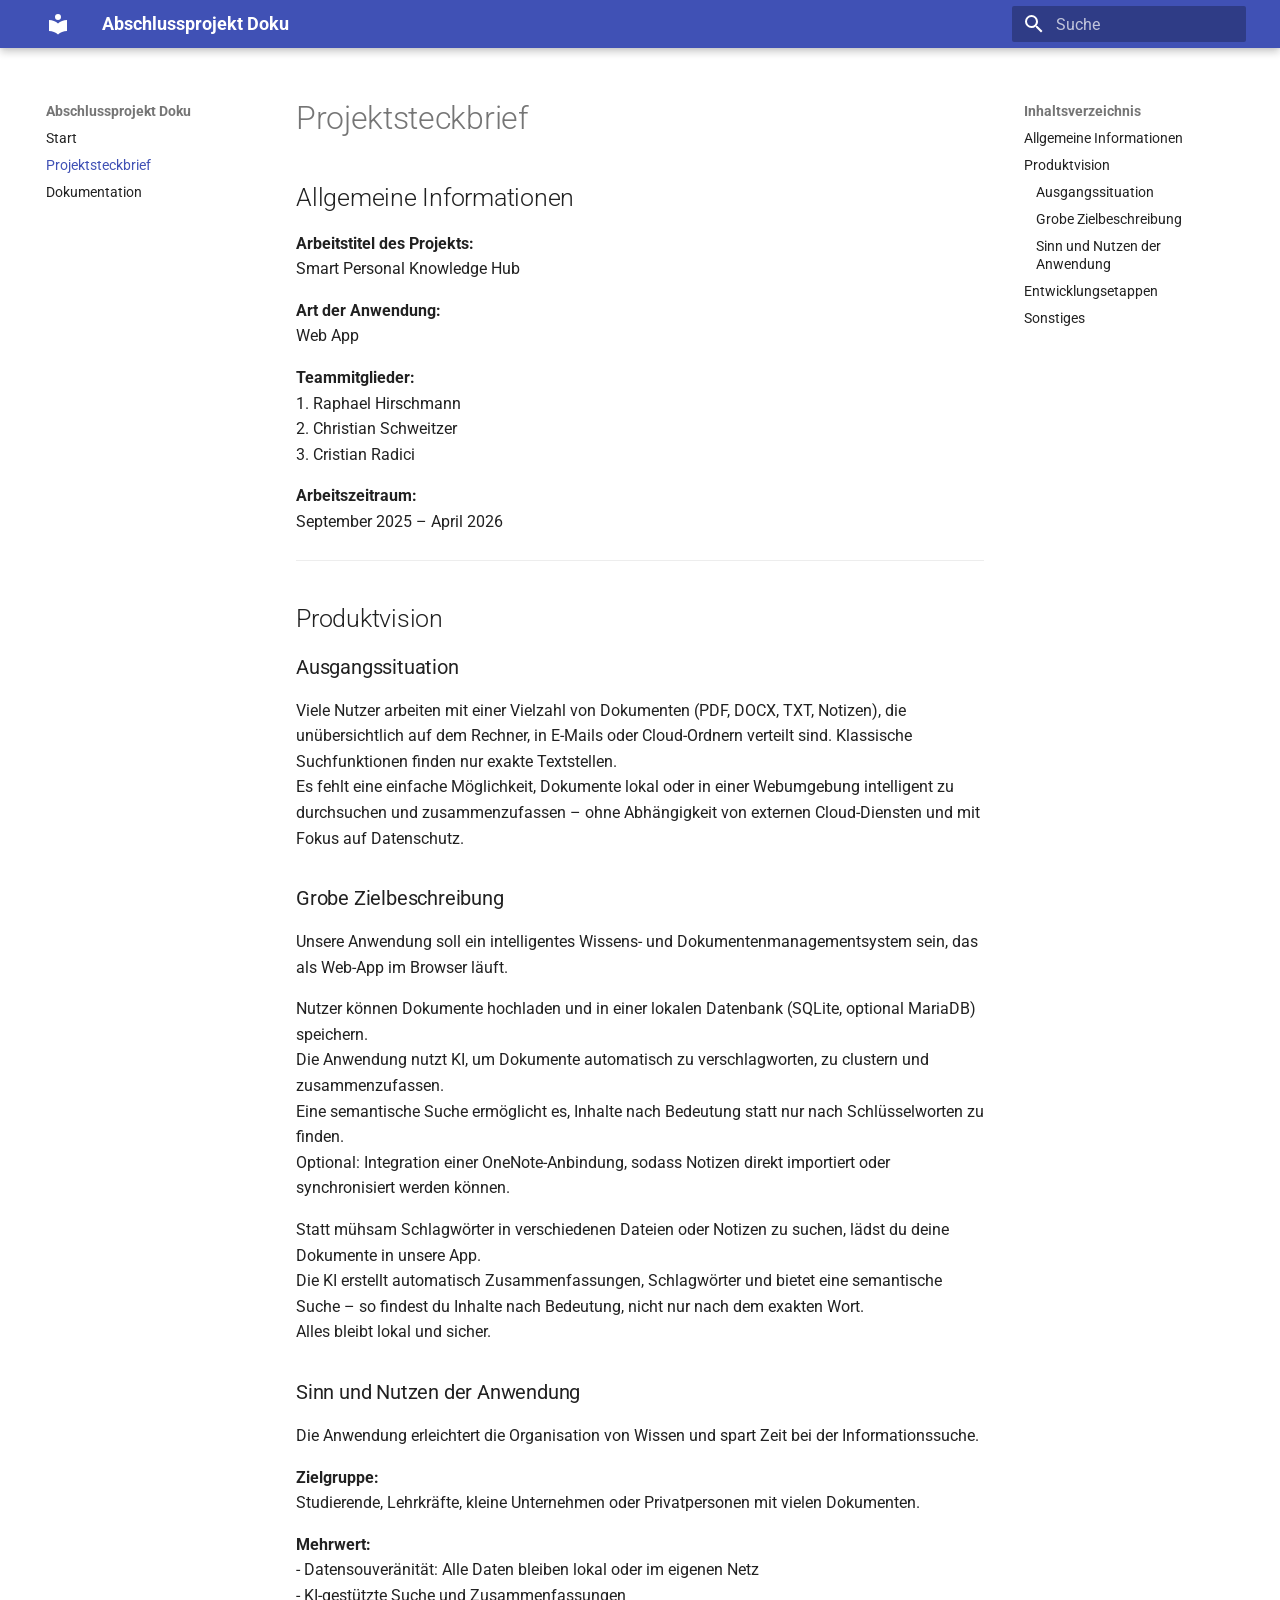
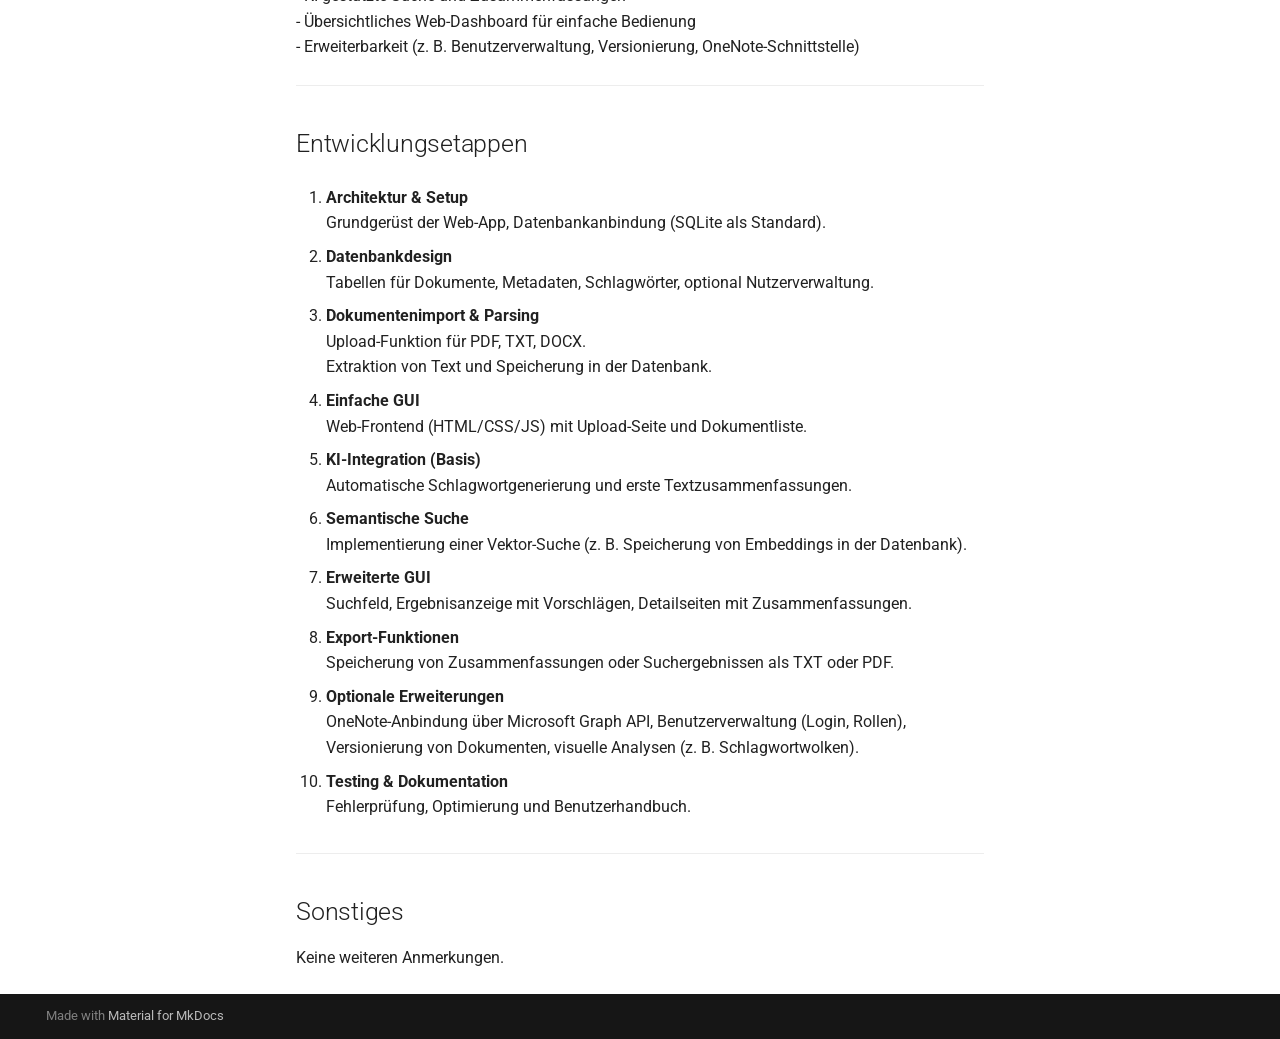
<file: Projektsteckbrief/index.html>
<!doctype html>
<html lang="de" class="no-js">
  <head>
    
      <meta charset="utf-8">
      <meta name="viewport" content="width=device-width,initial-scale=1">
      
      
      
      
        <link rel="prev" href="..">
      
      
        <link rel="next" href="../Dokumentation/">
      
      
      <link rel="icon" href="../assets/images/favicon.png">
      <meta name="generator" content="mkdocs-1.6.1, mkdocs-material-9.6.20">
    
    
      
        <title>Projektsteckbrief - Abschlussprojekt Doku</title>
      
    
    
      <link rel="stylesheet" href="../assets/stylesheets/main.e53b48f4.min.css">
      
      


    
    
      
    
    
      
        
        
        <link rel="preconnect" href="https://fonts.gstatic.com" crossorigin>
        <link rel="stylesheet" href="https://fonts.googleapis.com/css?family=Roboto:300,300i,400,400i,700,700i%7CRoboto+Mono:400,400i,700,700i&display=fallback">
        <style>:root{--md-text-font:"Roboto";--md-code-font:"Roboto Mono"}</style>
      
    
    
    <script>__md_scope=new URL("..",location),__md_hash=e=>[...e].reduce(((e,_)=>(e<<5)-e+_.charCodeAt(0)),0),__md_get=(e,_=localStorage,t=__md_scope)=>JSON.parse(_.getItem(t.pathname+"."+e)),__md_set=(e,_,t=localStorage,a=__md_scope)=>{try{t.setItem(a.pathname+"."+e,JSON.stringify(_))}catch(e){}}</script>
    
      

    
    
    
  </head>
  
  
    <body dir="ltr">
  
    
    <input class="md-toggle" data-md-toggle="drawer" type="checkbox" id="__drawer" autocomplete="off">
    <input class="md-toggle" data-md-toggle="search" type="checkbox" id="__search" autocomplete="off">
    <label class="md-overlay" for="__drawer"></label>
    <div data-md-component="skip">
      
        
        <a href="#projektsteckbrief" class="md-skip">
          Zum Inhalt
        </a>
      
    </div>
    <div data-md-component="announce">
      
    </div>
    
    
      

  

<header class="md-header md-header--shadow" data-md-component="header">
  <nav class="md-header__inner md-grid" aria-label="Kopfzeile">
    <a href=".." title="Abschlussprojekt Doku" class="md-header__button md-logo" aria-label="Abschlussprojekt Doku" data-md-component="logo">
      
  
  <svg xmlns="http://www.w3.org/2000/svg" viewBox="0 0 24 24"><path d="M12 8a3 3 0 0 0 3-3 3 3 0 0 0-3-3 3 3 0 0 0-3 3 3 3 0 0 0 3 3m0 3.54C9.64 9.35 6.5 8 3 8v11c3.5 0 6.64 1.35 9 3.54 2.36-2.19 5.5-3.54 9-3.54V8c-3.5 0-6.64 1.35-9 3.54"/></svg>

    </a>
    <label class="md-header__button md-icon" for="__drawer">
      
      <svg xmlns="http://www.w3.org/2000/svg" viewBox="0 0 24 24"><path d="M3 6h18v2H3zm0 5h18v2H3zm0 5h18v2H3z"/></svg>
    </label>
    <div class="md-header__title" data-md-component="header-title">
      <div class="md-header__ellipsis">
        <div class="md-header__topic">
          <span class="md-ellipsis">
            Abschlussprojekt Doku
          </span>
        </div>
        <div class="md-header__topic" data-md-component="header-topic">
          <span class="md-ellipsis">
            
              Projektsteckbrief
            
          </span>
        </div>
      </div>
    </div>
    
    
      <script>var palette=__md_get("__palette");if(palette&&palette.color){if("(prefers-color-scheme)"===palette.color.media){var media=matchMedia("(prefers-color-scheme: light)"),input=document.querySelector(media.matches?"[data-md-color-media='(prefers-color-scheme: light)']":"[data-md-color-media='(prefers-color-scheme: dark)']");palette.color.media=input.getAttribute("data-md-color-media"),palette.color.scheme=input.getAttribute("data-md-color-scheme"),palette.color.primary=input.getAttribute("data-md-color-primary"),palette.color.accent=input.getAttribute("data-md-color-accent")}for(var[key,value]of Object.entries(palette.color))document.body.setAttribute("data-md-color-"+key,value)}</script>
    
    
    
      
      
        <label class="md-header__button md-icon" for="__search">
          
          <svg xmlns="http://www.w3.org/2000/svg" viewBox="0 0 24 24"><path d="M9.5 3A6.5 6.5 0 0 1 16 9.5c0 1.61-.59 3.09-1.56 4.23l.27.27h.79l5 5-1.5 1.5-5-5v-.79l-.27-.27A6.52 6.52 0 0 1 9.5 16 6.5 6.5 0 0 1 3 9.5 6.5 6.5 0 0 1 9.5 3m0 2C7 5 5 7 5 9.5S7 14 9.5 14 14 12 14 9.5 12 5 9.5 5"/></svg>
        </label>
        <div class="md-search" data-md-component="search" role="dialog">
  <label class="md-search__overlay" for="__search"></label>
  <div class="md-search__inner" role="search">
    <form class="md-search__form" name="search">
      <input type="text" class="md-search__input" name="query" aria-label="Suche" placeholder="Suche" autocapitalize="off" autocorrect="off" autocomplete="off" spellcheck="false" data-md-component="search-query" required>
      <label class="md-search__icon md-icon" for="__search">
        
        <svg xmlns="http://www.w3.org/2000/svg" viewBox="0 0 24 24"><path d="M9.5 3A6.5 6.5 0 0 1 16 9.5c0 1.61-.59 3.09-1.56 4.23l.27.27h.79l5 5-1.5 1.5-5-5v-.79l-.27-.27A6.52 6.52 0 0 1 9.5 16 6.5 6.5 0 0 1 3 9.5 6.5 6.5 0 0 1 9.5 3m0 2C7 5 5 7 5 9.5S7 14 9.5 14 14 12 14 9.5 12 5 9.5 5"/></svg>
        
        <svg xmlns="http://www.w3.org/2000/svg" viewBox="0 0 24 24"><path d="M20 11v2H8l5.5 5.5-1.42 1.42L4.16 12l7.92-7.92L13.5 5.5 8 11z"/></svg>
      </label>
      <nav class="md-search__options" aria-label="Suche">
        
        <button type="reset" class="md-search__icon md-icon" title="Zurücksetzen" aria-label="Zurücksetzen" tabindex="-1">
          
          <svg xmlns="http://www.w3.org/2000/svg" viewBox="0 0 24 24"><path d="M19 6.41 17.59 5 12 10.59 6.41 5 5 6.41 10.59 12 5 17.59 6.41 19 12 13.41 17.59 19 19 17.59 13.41 12z"/></svg>
        </button>
      </nav>
      
    </form>
    <div class="md-search__output">
      <div class="md-search__scrollwrap" tabindex="0" data-md-scrollfix>
        <div class="md-search-result" data-md-component="search-result">
          <div class="md-search-result__meta">
            Suche wird initialisiert
          </div>
          <ol class="md-search-result__list" role="presentation"></ol>
        </div>
      </div>
    </div>
  </div>
</div>
      
    
    
  </nav>
  
</header>
    
    <div class="md-container" data-md-component="container">
      
      
        
          
        
      
      <main class="md-main" data-md-component="main">
        <div class="md-main__inner md-grid">
          
            
              
              <div class="md-sidebar md-sidebar--primary" data-md-component="sidebar" data-md-type="navigation" >
                <div class="md-sidebar__scrollwrap">
                  <div class="md-sidebar__inner">
                    



<nav class="md-nav md-nav--primary" aria-label="Navigation" data-md-level="0">
  <label class="md-nav__title" for="__drawer">
    <a href=".." title="Abschlussprojekt Doku" class="md-nav__button md-logo" aria-label="Abschlussprojekt Doku" data-md-component="logo">
      
  
  <svg xmlns="http://www.w3.org/2000/svg" viewBox="0 0 24 24"><path d="M12 8a3 3 0 0 0 3-3 3 3 0 0 0-3-3 3 3 0 0 0-3 3 3 3 0 0 0 3 3m0 3.54C9.64 9.35 6.5 8 3 8v11c3.5 0 6.64 1.35 9 3.54 2.36-2.19 5.5-3.54 9-3.54V8c-3.5 0-6.64 1.35-9 3.54"/></svg>

    </a>
    Abschlussprojekt Doku
  </label>
  
  <ul class="md-nav__list" data-md-scrollfix>
    
      
      
  
  
  
  
    <li class="md-nav__item">
      <a href=".." class="md-nav__link">
        
  
  
  <span class="md-ellipsis">
    Start
    
  </span>
  

      </a>
    </li>
  

    
      
      
  
  
    
  
  
  
    <li class="md-nav__item md-nav__item--active">
      
      <input class="md-nav__toggle md-toggle" type="checkbox" id="__toc">
      
      
        
      
      
        <label class="md-nav__link md-nav__link--active" for="__toc">
          
  
  
  <span class="md-ellipsis">
    Projektsteckbrief
    
  </span>
  

          <span class="md-nav__icon md-icon"></span>
        </label>
      
      <a href="./" class="md-nav__link md-nav__link--active">
        
  
  
  <span class="md-ellipsis">
    Projektsteckbrief
    
  </span>
  

      </a>
      
        

<nav class="md-nav md-nav--secondary" aria-label="Inhaltsverzeichnis">
  
  
  
    
  
  
    <label class="md-nav__title" for="__toc">
      <span class="md-nav__icon md-icon"></span>
      Inhaltsverzeichnis
    </label>
    <ul class="md-nav__list" data-md-component="toc" data-md-scrollfix>
      
        <li class="md-nav__item">
  <a href="#allgemeine-informationen" class="md-nav__link">
    <span class="md-ellipsis">
      Allgemeine Informationen
    </span>
  </a>
  
</li>
      
        <li class="md-nav__item">
  <a href="#produktvision" class="md-nav__link">
    <span class="md-ellipsis">
      Produktvision
    </span>
  </a>
  
    <nav class="md-nav" aria-label="Produktvision">
      <ul class="md-nav__list">
        
          <li class="md-nav__item">
  <a href="#ausgangssituation" class="md-nav__link">
    <span class="md-ellipsis">
      Ausgangssituation
    </span>
  </a>
  
</li>
        
          <li class="md-nav__item">
  <a href="#grobe-zielbeschreibung" class="md-nav__link">
    <span class="md-ellipsis">
      Grobe Zielbeschreibung
    </span>
  </a>
  
</li>
        
          <li class="md-nav__item">
  <a href="#sinn-und-nutzen-der-anwendung" class="md-nav__link">
    <span class="md-ellipsis">
      Sinn und Nutzen der Anwendung
    </span>
  </a>
  
</li>
        
      </ul>
    </nav>
  
</li>
      
        <li class="md-nav__item">
  <a href="#entwicklungsetappen" class="md-nav__link">
    <span class="md-ellipsis">
      Entwicklungsetappen
    </span>
  </a>
  
</li>
      
        <li class="md-nav__item">
  <a href="#sonstiges" class="md-nav__link">
    <span class="md-ellipsis">
      Sonstiges
    </span>
  </a>
  
</li>
      
    </ul>
  
</nav>
      
    </li>
  

    
      
      
  
  
  
  
    <li class="md-nav__item">
      <a href="../Dokumentation/" class="md-nav__link">
        
  
  
  <span class="md-ellipsis">
    Dokumentation
    
  </span>
  

      </a>
    </li>
  

    
  </ul>
</nav>
                  </div>
                </div>
              </div>
            
            
              
              <div class="md-sidebar md-sidebar--secondary" data-md-component="sidebar" data-md-type="toc" >
                <div class="md-sidebar__scrollwrap">
                  <div class="md-sidebar__inner">
                    

<nav class="md-nav md-nav--secondary" aria-label="Inhaltsverzeichnis">
  
  
  
    
  
  
    <label class="md-nav__title" for="__toc">
      <span class="md-nav__icon md-icon"></span>
      Inhaltsverzeichnis
    </label>
    <ul class="md-nav__list" data-md-component="toc" data-md-scrollfix>
      
        <li class="md-nav__item">
  <a href="#allgemeine-informationen" class="md-nav__link">
    <span class="md-ellipsis">
      Allgemeine Informationen
    </span>
  </a>
  
</li>
      
        <li class="md-nav__item">
  <a href="#produktvision" class="md-nav__link">
    <span class="md-ellipsis">
      Produktvision
    </span>
  </a>
  
    <nav class="md-nav" aria-label="Produktvision">
      <ul class="md-nav__list">
        
          <li class="md-nav__item">
  <a href="#ausgangssituation" class="md-nav__link">
    <span class="md-ellipsis">
      Ausgangssituation
    </span>
  </a>
  
</li>
        
          <li class="md-nav__item">
  <a href="#grobe-zielbeschreibung" class="md-nav__link">
    <span class="md-ellipsis">
      Grobe Zielbeschreibung
    </span>
  </a>
  
</li>
        
          <li class="md-nav__item">
  <a href="#sinn-und-nutzen-der-anwendung" class="md-nav__link">
    <span class="md-ellipsis">
      Sinn und Nutzen der Anwendung
    </span>
  </a>
  
</li>
        
      </ul>
    </nav>
  
</li>
      
        <li class="md-nav__item">
  <a href="#entwicklungsetappen" class="md-nav__link">
    <span class="md-ellipsis">
      Entwicklungsetappen
    </span>
  </a>
  
</li>
      
        <li class="md-nav__item">
  <a href="#sonstiges" class="md-nav__link">
    <span class="md-ellipsis">
      Sonstiges
    </span>
  </a>
  
</li>
      
    </ul>
  
</nav>
                  </div>
                </div>
              </div>
            
          
          
            <div class="md-content" data-md-component="content">
              <article class="md-content__inner md-typeset">
                
                  



<h1 id="projektsteckbrief">Projektsteckbrief<a class="headerlink" href="#projektsteckbrief" title="Permanent link">&para;</a></h1>
<h2 id="allgemeine-informationen">Allgemeine Informationen<a class="headerlink" href="#allgemeine-informationen" title="Permanent link">&para;</a></h2>
<p><strong>Arbeitstitel des Projekts:</strong><br />
Smart Personal Knowledge Hub</p>
<p><strong>Art der Anwendung:</strong><br />
Web App</p>
<p><strong>Teammitglieder:</strong><br />
1. Raphael Hirschmann<br />
2. Christian Schweitzer<br />
3. Cristian Radici</p>
<p><strong>Arbeitszeitraum:</strong><br />
September 2025 – April 2026</p>
<hr />
<h2 id="produktvision">Produktvision<a class="headerlink" href="#produktvision" title="Permanent link">&para;</a></h2>
<h3 id="ausgangssituation">Ausgangssituation<a class="headerlink" href="#ausgangssituation" title="Permanent link">&para;</a></h3>
<p>Viele Nutzer arbeiten mit einer Vielzahl von Dokumenten (PDF, DOCX, TXT, Notizen), die unübersichtlich auf dem Rechner, in E-Mails oder Cloud-Ordnern verteilt sind. Klassische Suchfunktionen finden nur exakte Textstellen.<br />
Es fehlt eine einfache Möglichkeit, Dokumente lokal oder in einer Webumgebung intelligent zu durchsuchen und zusammenzufassen – ohne Abhängigkeit von externen Cloud-Diensten und mit Fokus auf Datenschutz.</p>
<h3 id="grobe-zielbeschreibung">Grobe Zielbeschreibung<a class="headerlink" href="#grobe-zielbeschreibung" title="Permanent link">&para;</a></h3>
<p>Unsere Anwendung soll ein intelligentes Wissens- und Dokumentenmanagementsystem sein, das als Web-App im Browser läuft.</p>
<p>Nutzer können Dokumente hochladen und in einer lokalen Datenbank (SQLite, optional MariaDB) speichern.<br />
Die Anwendung nutzt KI, um Dokumente automatisch zu verschlagworten, zu clustern und zusammenzufassen.<br />
Eine semantische Suche ermöglicht es, Inhalte nach Bedeutung statt nur nach Schlüsselworten zu finden.<br />
Optional: Integration einer OneNote-Anbindung, sodass Notizen direkt importiert oder synchronisiert werden können.</p>
<p>Statt mühsam Schlagwörter in verschiedenen Dateien oder Notizen zu suchen, lädst du deine Dokumente in unsere App.<br />
Die KI erstellt automatisch Zusammenfassungen, Schlagwörter und bietet eine semantische Suche – so findest du Inhalte nach Bedeutung, nicht nur nach dem exakten Wort.<br />
Alles bleibt lokal und sicher.</p>
<h3 id="sinn-und-nutzen-der-anwendung">Sinn und Nutzen der Anwendung<a class="headerlink" href="#sinn-und-nutzen-der-anwendung" title="Permanent link">&para;</a></h3>
<p>Die Anwendung erleichtert die Organisation von Wissen und spart Zeit bei der Informationssuche.</p>
<p><strong>Zielgruppe:</strong><br />
Studierende, Lehrkräfte, kleine Unternehmen oder Privatpersonen mit vielen Dokumenten.</p>
<p><strong>Mehrwert:</strong><br />
- Datensouveränität: Alle Daten bleiben lokal oder im eigenen Netz<br />
- KI-gestützte Suche und Zusammenfassungen<br />
- Übersichtliches Web-Dashboard für einfache Bedienung<br />
- Erweiterbarkeit (z. B. Benutzerverwaltung, Versionierung, OneNote-Schnittstelle)</p>
<hr />
<h2 id="entwicklungsetappen">Entwicklungsetappen<a class="headerlink" href="#entwicklungsetappen" title="Permanent link">&para;</a></h2>
<ol>
<li>
<p><strong>Architektur &amp; Setup</strong><br />
   Grundgerüst der Web-App, Datenbankanbindung (SQLite als Standard).</p>
</li>
<li>
<p><strong>Datenbankdesign</strong><br />
   Tabellen für Dokumente, Metadaten, Schlagwörter, optional Nutzerverwaltung.</p>
</li>
<li>
<p><strong>Dokumentenimport &amp; Parsing</strong><br />
   Upload-Funktion für PDF, TXT, DOCX.<br />
   Extraktion von Text und Speicherung in der Datenbank.</p>
</li>
<li>
<p><strong>Einfache GUI</strong><br />
   Web-Frontend (HTML/CSS/JS) mit Upload-Seite und Dokumentliste.</p>
</li>
<li>
<p><strong>KI-Integration (Basis)</strong><br />
   Automatische Schlagwortgenerierung und erste Textzusammenfassungen.</p>
</li>
<li>
<p><strong>Semantische Suche</strong><br />
   Implementierung einer Vektor-Suche (z. B. Speicherung von Embeddings in der Datenbank).</p>
</li>
<li>
<p><strong>Erweiterte GUI</strong><br />
   Suchfeld, Ergebnisanzeige mit Vorschlägen, Detailseiten mit Zusammenfassungen.</p>
</li>
<li>
<p><strong>Export-Funktionen</strong><br />
   Speicherung von Zusammenfassungen oder Suchergebnissen als TXT oder PDF.</p>
</li>
<li>
<p><strong>Optionale Erweiterungen</strong><br />
   OneNote-Anbindung über Microsoft Graph API, Benutzerverwaltung (Login, Rollen), Versionierung von Dokumenten, visuelle Analysen (z. B. Schlagwortwolken).</p>
</li>
<li>
<p><strong>Testing &amp; Dokumentation</strong><br />
    Fehlerprüfung, Optimierung und Benutzerhandbuch.</p>
</li>
</ol>
<hr />
<h2 id="sonstiges">Sonstiges<a class="headerlink" href="#sonstiges" title="Permanent link">&para;</a></h2>
<p>Keine weiteren Anmerkungen.</p>












                
              </article>
            </div>
          
          
<script>var target=document.getElementById(location.hash.slice(1));target&&target.name&&(target.checked=target.name.startsWith("__tabbed_"))</script>
        </div>
        
      </main>
      
        <footer class="md-footer">
  
  <div class="md-footer-meta md-typeset">
    <div class="md-footer-meta__inner md-grid">
      <div class="md-copyright">
  
  
    Made with
    <a href="https://squidfunk.github.io/mkdocs-material/" target="_blank" rel="noopener">
      Material for MkDocs
    </a>
  
</div>
      
    </div>
  </div>
</footer>
      
    </div>
    <div class="md-dialog" data-md-component="dialog">
      <div class="md-dialog__inner md-typeset"></div>
    </div>
    
    
    
      
      <script id="__config" type="application/json">{"base": "..", "features": [], "search": "../assets/javascripts/workers/search.973d3a69.min.js", "tags": null, "translations": {"clipboard.copied": "In Zwischenablage kopiert", "clipboard.copy": "In Zwischenablage kopieren", "search.result.more.one": "1 weiteres Suchergebnis auf dieser Seite", "search.result.more.other": "# weitere Suchergebnisse auf dieser Seite", "search.result.none": "Keine Suchergebnisse", "search.result.one": "1 Suchergebnis", "search.result.other": "# Suchergebnisse", "search.result.placeholder": "Suchbegriff eingeben", "search.result.term.missing": "Es fehlt", "select.version": "Version ausw\u00e4hlen"}, "version": null}</script>
    
    
      <script src="../assets/javascripts/bundle.f55a23d4.min.js"></script>
      
    
  </body>
</html>
</file>
<file: assets/stylesheets/main.e53b48f4.min.css>
@charset "UTF-8";html{-webkit-text-size-adjust:none;-moz-text-size-adjust:none;text-size-adjust:none;box-sizing:border-box}*,:after,:before{box-sizing:inherit}@media (prefers-reduced-motion){*,:after,:before{transition:none!important}}body{margin:0}a,button,input,label{-webkit-tap-highlight-color:transparent}a{color:inherit;text-decoration:none}hr{border:0;box-sizing:initial;display:block;height:.05rem;overflow:visible;padding:0}small{font-size:80%}sub,sup{line-height:1em}img{border-style:none}table{border-collapse:initial;border-spacing:0}td,th{font-weight:400;vertical-align:top}button{background:#0000;border:0;font-family:inherit;font-size:inherit;margin:0;padding:0}input{border:0;outline:none}:root{--md-primary-fg-color:#4051b5;--md-primary-fg-color--light:#5d6cc0;--md-primary-fg-color--dark:#303fa1;--md-primary-bg-color:#fff;--md-primary-bg-color--light:#ffffffb3;--md-accent-fg-color:#526cfe;--md-accent-fg-color--transparent:#526cfe1a;--md-accent-bg-color:#fff;--md-accent-bg-color--light:#ffffffb3}[data-md-color-scheme=default]{color-scheme:light}[data-md-color-scheme=default] img[src$="#gh-dark-mode-only"],[data-md-color-scheme=default] img[src$="#only-dark"]{display:none}:root,[data-md-color-scheme=default]{--md-hue:225deg;--md-default-fg-color:#000000de;--md-default-fg-color--light:#0000008a;--md-default-fg-color--lighter:#00000052;--md-default-fg-color--lightest:#00000012;--md-default-bg-color:#fff;--md-default-bg-color--light:#ffffffb3;--md-default-bg-color--lighter:#ffffff4d;--md-default-bg-color--lightest:#ffffff1f;--md-code-fg-color:#36464e;--md-code-bg-color:#f5f5f5;--md-code-hl-color:#4287ff;--md-code-hl-color--light:#4287ff1a;--md-code-hl-number-color:#d52a2a;--md-code-hl-special-color:#db1457;--md-code-hl-function-color:#a846b9;--md-code-hl-constant-color:#6e59d9;--md-code-hl-keyword-color:#3f6ec6;--md-code-hl-string-color:#1c7d4d;--md-code-hl-name-color:var(--md-code-fg-color);--md-code-hl-operator-color:var(--md-default-fg-color--light);--md-code-hl-punctuation-color:var(--md-default-fg-color--light);--md-code-hl-comment-color:var(--md-default-fg-color--light);--md-code-hl-generic-color:var(--md-default-fg-color--light);--md-code-hl-variable-color:var(--md-default-fg-color--light);--md-typeset-color:var(--md-default-fg-color);--md-typeset-a-color:var(--md-primary-fg-color);--md-typeset-del-color:#f5503d26;--md-typeset-ins-color:#0bd57026;--md-typeset-kbd-color:#fafafa;--md-typeset-kbd-accent-color:#fff;--md-typeset-kbd-border-color:#b8b8b8;--md-typeset-mark-color:#ffff0080;--md-typeset-table-color:#0000001f;--md-typeset-table-color--light:rgba(0,0,0,.035);--md-admonition-fg-color:var(--md-default-fg-color);--md-admonition-bg-color:var(--md-default-bg-color);--md-warning-fg-color:#000000de;--md-warning-bg-color:#ff9;--md-footer-fg-color:#fff;--md-footer-fg-color--light:#ffffffb3;--md-footer-fg-color--lighter:#ffffff73;--md-footer-bg-color:#000000de;--md-footer-bg-color--dark:#00000052;--md-shadow-z1:0 0.2rem 0.5rem #0000000d,0 0 0.05rem #0000001a;--md-shadow-z2:0 0.2rem 0.5rem #0000001a,0 0 0.05rem #00000040;--md-shadow-z3:0 0.2rem 0.5rem #0003,0 0 0.05rem #00000059}.md-icon svg{fill:currentcolor;display:block;height:1.2rem;width:1.2rem}body{-webkit-font-smoothing:antialiased;-moz-osx-font-smoothing:grayscale;--md-text-font-family:var(--md-text-font,_),-apple-system,BlinkMacSystemFont,Helvetica,Arial,sans-serif;--md-code-font-family:var(--md-code-font,_),SFMono-Regular,Consolas,Menlo,monospace}aside,body,input{font-feature-settings:"kern","liga";color:var(--md-typeset-color);font-family:var(--md-text-font-family)}code,kbd,pre{font-feature-settings:"kern";font-family:var(--md-code-font-family)}:root{--md-typeset-table-sort-icon:url('data:image/svg+xml;charset=utf-8,<svg xmlns="http://www.w3.org/2000/svg" viewBox="0 0 24 24"><path d="m18 21-4-4h3V7h-3l4-4 4 4h-3v10h3M2 19v-2h10v2M2 13v-2h7v2M2 7V5h4v2z"/></svg>');--md-typeset-table-sort-icon--asc:url('data:image/svg+xml;charset=utf-8,<svg xmlns="http://www.w3.org/2000/svg" viewBox="0 0 24 24"><path d="M19 17h3l-4 4-4-4h3V3h2M2 17h10v2H2M6 5v2H2V5m0 6h7v2H2z"/></svg>');--md-typeset-table-sort-icon--desc:url('data:image/svg+xml;charset=utf-8,<svg xmlns="http://www.w3.org/2000/svg" viewBox="0 0 24 24"><path d="M19 7h3l-4-4-4 4h3v14h2M2 17h10v2H2M6 5v2H2V5m0 6h7v2H2z"/></svg>')}.md-typeset{-webkit-print-color-adjust:exact;color-adjust:exact;font-size:.8rem;line-height:1.6;overflow-wrap:break-word}@media print{.md-typeset{font-size:.68rem}}.md-typeset blockquote,.md-typeset dl,.md-typeset figure,.md-typeset ol,.md-typeset pre,.md-typeset ul{margin-bottom:1em;margin-top:1em}.md-typeset h1{color:var(--md-default-fg-color--light);font-size:2em;line-height:1.3;margin:0 0 1.25em}.md-typeset h1,.md-typeset h2{font-weight:300;letter-spacing:-.01em}.md-typeset h2{font-size:1.5625em;line-height:1.4;margin:1.6em 0 .64em}.md-typeset h3{font-size:1.25em;font-weight:400;letter-spacing:-.01em;line-height:1.5;margin:1.6em 0 .8em}.md-typeset h2+h3{margin-top:.8em}.md-typeset h4{font-weight:700;letter-spacing:-.01em;margin:1em 0}.md-typeset h5,.md-typeset h6{color:var(--md-default-fg-color--light);font-size:.8em;font-weight:700;letter-spacing:-.01em;margin:1.25em 0}.md-typeset h5{text-transform:uppercase}.md-typeset h5 code{text-transform:none}.md-typeset hr{border-bottom:.05rem solid var(--md-default-fg-color--lightest);display:flow-root;margin:1.5em 0}.md-typeset a{color:var(--md-typeset-a-color);word-break:break-word}.md-typeset a,.md-typeset a:before{transition:color 125ms}.md-typeset a:focus,.md-typeset a:hover{color:var(--md-accent-fg-color)}.md-typeset a:focus code,.md-typeset a:hover code{background-color:var(--md-accent-fg-color--transparent)}.md-typeset a code{color:currentcolor;transition:background-color 125ms}.md-typeset a.focus-visible{outline-color:var(--md-accent-fg-color);outline-offset:.2rem}.md-typeset code,.md-typeset kbd,.md-typeset pre{color:var(--md-code-fg-color);direction:ltr;font-variant-ligatures:none}@media print{.md-typeset code,.md-typeset kbd,.md-typeset pre{white-space:pre-wrap}}.md-typeset code{background-color:var(--md-code-bg-color);border-radius:.1rem;-webkit-box-decoration-break:clone;box-decoration-break:clone;font-size:.85em;padding:0 .2941176471em;word-break:break-word}.md-typeset code:not(.focus-visible){-webkit-tap-highlight-color:transparent;outline:none}.md-typeset pre{display:flow-root;line-height:1.4;position:relative}.md-typeset pre>code{-webkit-box-decoration-break:slice;box-decoration-break:slice;box-shadow:none;display:block;margin:0;outline-color:var(--md-accent-fg-color);overflow:auto;padding:.7720588235em 1.1764705882em;scrollbar-color:var(--md-default-fg-color--lighter) #0000;scrollbar-width:thin;touch-action:auto;word-break:normal}.md-typeset pre>code:hover{scrollbar-color:var(--md-accent-fg-color) #0000}.md-typeset pre>code::-webkit-scrollbar{height:.2rem;width:.2rem}.md-typeset pre>code::-webkit-scrollbar-thumb{background-color:var(--md-default-fg-color--lighter)}.md-typeset pre>code::-webkit-scrollbar-thumb:hover{background-color:var(--md-accent-fg-color)}.md-typeset kbd{background-color:var(--md-typeset-kbd-color);border-radius:.1rem;box-shadow:0 .1rem 0 .05rem var(--md-typeset-kbd-border-color),0 .1rem 0 var(--md-typeset-kbd-border-color),0 -.1rem .2rem var(--md-typeset-kbd-accent-color) inset;color:var(--md-default-fg-color);display:inline-block;font-size:.75em;padding:0 .6666666667em;vertical-align:text-top;word-break:break-word}.md-typeset mark{background-color:var(--md-typeset-mark-color);-webkit-box-decoration-break:clone;box-decoration-break:clone;color:inherit;word-break:break-word}.md-typeset abbr{border-bottom:.05rem dotted var(--md-default-fg-color--light);cursor:help;text-decoration:none}.md-typeset small{opacity:.75}[dir=ltr] .md-typeset sub,[dir=ltr] .md-typeset sup{margin-left:.078125em}[dir=rtl] .md-typeset sub,[dir=rtl] .md-typeset sup{margin-right:.078125em}[dir=ltr] .md-typeset blockquote{padding-left:.6rem}[dir=rtl] .md-typeset blockquote{padding-right:.6rem}[dir=ltr] .md-typeset blockquote{border-left:.2rem solid var(--md-default-fg-color--lighter)}[dir=rtl] .md-typeset blockquote{border-right:.2rem solid var(--md-default-fg-color--lighter)}.md-typeset blockquote{color:var(--md-default-fg-color--light);margin-left:0;margin-right:0}.md-typeset ul{list-style-type:disc}.md-typeset ul[type]{list-style-type:revert-layer}[dir=ltr] .md-typeset ol,[dir=ltr] .md-typeset ul{margin-left:.625em}[dir=rtl] .md-typeset ol,[dir=rtl] .md-typeset ul{margin-right:.625em}.md-typeset ol,.md-typeset ul{padding:0}.md-typeset ol:not([hidden]),.md-typeset ul:not([hidden]){display:flow-root}.md-typeset ol ol,.md-typeset ul ol{list-style-type:lower-alpha}.md-typeset ol ol ol,.md-typeset ul ol ol{list-style-type:lower-roman}.md-typeset ol ol ol ol,.md-typeset ul ol ol ol{list-style-type:upper-alpha}.md-typeset ol ol ol ol ol,.md-typeset ul ol ol ol ol{list-style-type:upper-roman}.md-typeset ol[type],.md-typeset ul[type]{list-style-type:revert-layer}[dir=ltr] .md-typeset ol li,[dir=ltr] .md-typeset ul li{margin-left:1.25em}[dir=rtl] .md-typeset ol li,[dir=rtl] .md-typeset ul li{margin-right:1.25em}.md-typeset ol li,.md-typeset ul li{margin-bottom:.5em}.md-typeset ol li blockquote,.md-typeset ol li p,.md-typeset ul li blockquote,.md-typeset ul li p{margin:.5em 0}.md-typeset ol li:last-child,.md-typeset ul li:last-child{margin-bottom:0}[dir=ltr] .md-typeset ol li ol,[dir=ltr] .md-typeset ol li ul,[dir=ltr] .md-typeset ul li ol,[dir=ltr] .md-typeset ul li ul{margin-left:.625em}[dir=rtl] .md-typeset ol li ol,[dir=rtl] .md-typeset ol li ul,[dir=rtl] .md-typeset ul li ol,[dir=rtl] .md-typeset ul li ul{margin-right:.625em}.md-typeset ol li ol,.md-typeset ol li ul,.md-typeset ul li ol,.md-typeset ul li ul{margin-bottom:.5em;margin-top:.5em}[dir=ltr] .md-typeset dd{margin-left:1.875em}[dir=rtl] .md-typeset dd{margin-right:1.875em}.md-typeset dd{margin-bottom:1.5em;margin-top:1em}.md-typeset img,.md-typeset svg,.md-typeset video{height:auto;max-width:100%}.md-typeset img[align=left]{margin:1em 1em 1em 0}.md-typeset img[align=right]{margin:1em 0 1em 1em}.md-typeset img[align]:only-child{margin-top:0}.md-typeset figure{display:flow-root;margin:1em auto;max-width:100%;text-align:center;width:-moz-fit-content;width:fit-content}.md-typeset figure img{display:block;margin:0 auto}.md-typeset figcaption{font-style:italic;margin:1em auto;max-width:24rem}.md-typeset iframe{max-width:100%}.md-typeset table:not([class]){background-color:var(--md-default-bg-color);border:.05rem solid var(--md-typeset-table-color);border-radius:.1rem;display:inline-block;font-size:.64rem;max-width:100%;overflow:auto;touch-action:auto}@media print{.md-typeset table:not([class]){display:table}}.md-typeset table:not([class])+*{margin-top:1.5em}.md-typeset table:not([class]) td>:first-child,.md-typeset table:not([class]) th>:first-child{margin-top:0}.md-typeset table:not([class]) td>:last-child,.md-typeset table:not([class]) th>:last-child{margin-bottom:0}.md-typeset table:not([class]) td:not([align]),.md-typeset table:not([class]) th:not([align]){text-align:left}[dir=rtl] .md-typeset table:not([class]) td:not([align]),[dir=rtl] .md-typeset table:not([class]) th:not([align]){text-align:right}.md-typeset table:not([class]) th{font-weight:700;min-width:5rem;padding:.9375em 1.25em;vertical-align:top}.md-typeset table:not([class]) td{border-top:.05rem solid var(--md-typeset-table-color);padding:.9375em 1.25em;vertical-align:top}.md-typeset table:not([class]) tbody tr{transition:background-color 125ms}.md-typeset table:not([class]) tbody tr:hover{background-color:var(--md-typeset-table-color--light);box-shadow:0 .05rem 0 var(--md-default-bg-color) inset}.md-typeset table:not([class]) a{word-break:normal}.md-typeset table th[role=columnheader]{cursor:pointer}[dir=ltr] .md-typeset table th[role=columnheader]:after{margin-left:.5em}[dir=rtl] .md-typeset table th[role=columnheader]:after{margin-right:.5em}.md-typeset table th[role=columnheader]:after{content:"";display:inline-block;height:1.2em;-webkit-mask-image:var(--md-typeset-table-sort-icon);mask-image:var(--md-typeset-table-sort-icon);-webkit-mask-repeat:no-repeat;mask-repeat:no-repeat;-webkit-mask-size:contain;mask-size:contain;transition:background-color 125ms;vertical-align:text-bottom;width:1.2em}.md-typeset table th[role=columnheader]:hover:after{background-color:var(--md-default-fg-color--lighter)}.md-typeset table th[role=columnheader][aria-sort=ascending]:after{background-color:var(--md-default-fg-color--light);-webkit-mask-image:var(--md-typeset-table-sort-icon--asc);mask-image:var(--md-typeset-table-sort-icon--asc)}.md-typeset table th[role=columnheader][aria-sort=descending]:after{background-color:var(--md-default-fg-color--light);-webkit-mask-image:var(--md-typeset-table-sort-icon--desc);mask-image:var(--md-typeset-table-sort-icon--desc)}.md-typeset__scrollwrap{margin:1em -.8rem;overflow-x:auto;touch-action:auto}.md-typeset__table{display:inline-block;margin-bottom:.5em;padding:0 .8rem}@media print{.md-typeset__table{display:block}}html .md-typeset__table table{display:table;margin:0;overflow:hidden;width:100%}@media screen and (max-width:44.984375em){.md-content__inner>pre{margin:1em -.8rem}.md-content__inner>pre code{border-radius:0}}.md-typeset .md-author{border-radius:100%;display:block;flex-shrink:0;height:1.6rem;overflow:hidden;position:relative;transition:color 125ms,transform 125ms;width:1.6rem}.md-typeset .md-author img{display:block}.md-typeset .md-author--more{background:var(--md-default-fg-color--lightest);color:var(--md-default-fg-color--lighter);font-size:.6rem;font-weight:700;line-height:1.6rem;text-align:center}.md-typeset .md-author--long{height:2.4rem;width:2.4rem}.md-typeset a.md-author{transform:scale(1)}.md-typeset a.md-author img{border-radius:100%;filter:grayscale(100%) opacity(75%);transition:filter 125ms}.md-typeset a.md-author:focus,.md-typeset a.md-author:hover{transform:scale(1.1);z-index:1}.md-typeset a.md-author:focus img,.md-typeset a.md-author:hover img{filter:grayscale(0)}.md-banner{background-color:var(--md-footer-bg-color);color:var(--md-footer-fg-color);overflow:auto}@media print{.md-banner{display:none}}.md-banner--warning{background-color:var(--md-warning-bg-color);color:var(--md-warning-fg-color)}.md-banner__inner{font-size:.7rem;margin:.6rem auto;padding:0 .8rem}[dir=ltr] .md-banner__button{float:right}[dir=rtl] .md-banner__button{float:left}.md-banner__button{color:inherit;cursor:pointer;transition:opacity .25s}.no-js .md-banner__button{display:none}.md-banner__button:hover{opacity:.7}html{font-size:125%;height:100%;overflow-x:hidden}@media screen and (min-width:100em){html{font-size:137.5%}}@media screen and (min-width:125em){html{font-size:150%}}body{background-color:var(--md-default-bg-color);display:flex;flex-direction:column;font-size:.5rem;min-height:100%;position:relative;width:100%}@media print{body{display:block}}@media screen and (max-width:59.984375em){body[data-md-scrolllock]{position:fixed}}.md-grid{margin-left:auto;margin-right:auto;max-width:61rem}.md-container{display:flex;flex-direction:column;flex-grow:1}@media print{.md-container{display:block}}.md-main{flex-grow:1}.md-main__inner{display:flex;height:100%;margin-top:1.5rem}.md-ellipsis{overflow:hidden;text-overflow:ellipsis}.md-toggle{display:none}.md-option{height:0;opacity:0;position:absolute;width:0}.md-option:checked+label:not([hidden]){display:block}.md-option.focus-visible+label{outline-color:var(--md-accent-fg-color);outline-style:auto}.md-skip{background-color:var(--md-default-fg-color);border-radius:.1rem;color:var(--md-default-bg-color);font-size:.64rem;margin:.5rem;opacity:0;outline-color:var(--md-accent-fg-color);padding:.3rem .5rem;position:fixed;transform:translateY(.4rem);z-index:-1}.md-skip:focus{opacity:1;transform:translateY(0);transition:transform .25s cubic-bezier(.4,0,.2,1),opacity 175ms 75ms;z-index:10}@page{margin:25mm}:root{--md-clipboard-icon:url('data:image/svg+xml;charset=utf-8,<svg xmlns="http://www.w3.org/2000/svg" viewBox="0 0 24 24"><path d="M19 21H8V7h11m0-2H8a2 2 0 0 0-2 2v14a2 2 0 0 0 2 2h11a2 2 0 0 0 2-2V7a2 2 0 0 0-2-2m-3-4H4a2 2 0 0 0-2 2v14h2V3h12z"/></svg>')}.md-clipboard{border-radius:.1rem;color:var(--md-default-fg-color--lightest);cursor:pointer;height:1.5em;outline-color:var(--md-accent-fg-color);outline-offset:.1rem;position:absolute;right:.5em;top:.5em;transition:color .25s;width:1.5em;z-index:1}@media print{.md-clipboard{display:none}}.md-clipboard:not(.focus-visible){-webkit-tap-highlight-color:transparent;outline:none}:hover>.md-clipboard{color:var(--md-default-fg-color--light)}.md-clipboard:focus,.md-clipboard:hover{color:var(--md-accent-fg-color)}.md-clipboard:after{background-color:currentcolor;content:"";display:block;height:1.125em;margin:0 auto;-webkit-mask-image:var(--md-clipboard-icon);mask-image:var(--md-clipboard-icon);-webkit-mask-position:center;mask-position:center;-webkit-mask-repeat:no-repeat;mask-repeat:no-repeat;-webkit-mask-size:contain;mask-size:contain;width:1.125em}.md-clipboard--inline{cursor:pointer}.md-clipboard--inline code{transition:color .25s,background-color .25s}.md-clipboard--inline:focus code,.md-clipboard--inline:hover code{background-color:var(--md-accent-fg-color--transparent);color:var(--md-accent-fg-color)}.md-typeset .md-code__content{display:grid}@keyframes consent{0%{opacity:0;transform:translateY(100%)}to{opacity:1;transform:translateY(0)}}@keyframes overlay{0%{opacity:0}to{opacity:1}}.md-consent__overlay{animation:overlay .25s both;-webkit-backdrop-filter:blur(.1rem);backdrop-filter:blur(.1rem);background-color:#0000008a;height:100%;opacity:1;position:fixed;top:0;width:100%;z-index:5}.md-consent__inner{animation:consent .5s cubic-bezier(.1,.7,.1,1) both;background-color:var(--md-default-bg-color);border:0;border-radius:.1rem;bottom:0;box-shadow:0 0 .2rem #0000001a,0 .2rem .4rem #0003;max-height:100%;overflow:auto;padding:0;position:fixed;width:100%;z-index:5}.md-consent__form{padding:.8rem}.md-consent__settings{display:none;margin:1em 0}input:checked+.md-consent__settings{display:block}.md-consent__controls{margin-bottom:.8rem}.md-typeset .md-consent__controls .md-button{display:inline}@media screen and (max-width:44.984375em){.md-typeset .md-consent__controls .md-button{display:block;margin-top:.4rem;text-align:center;width:100%}}.md-consent label{cursor:pointer}.md-content{flex-grow:1;min-width:0}.md-content__inner{margin:0 .8rem 1.2rem;padding-top:.6rem}@media screen and (min-width:76.25em){[dir=ltr] .md-sidebar--primary:not([hidden])~.md-content>.md-content__inner{margin-left:1.2rem}[dir=ltr] .md-sidebar--secondary:not([hidden])~.md-content>.md-content__inner,[dir=rtl] .md-sidebar--primary:not([hidden])~.md-content>.md-content__inner{margin-right:1.2rem}[dir=rtl] .md-sidebar--secondary:not([hidden])~.md-content>.md-content__inner{margin-left:1.2rem}}.md-content__inner:before{content:"";display:block;height:.4rem}.md-content__inner>:last-child{margin-bottom:0}[dir=ltr] .md-content__button{float:right}[dir=rtl] .md-content__button{float:left}[dir=ltr] .md-content__button{margin-left:.4rem}[dir=rtl] .md-content__button{margin-right:.4rem}.md-content__button{margin:.4rem 0;padding:0}@media print{.md-content__button{display:none}}.md-typeset .md-content__button{color:var(--md-default-fg-color--lighter)}.md-content__button svg{display:inline;vertical-align:top}[dir=rtl] .md-content__button svg{transform:scaleX(-1)}[dir=ltr] .md-dialog{right:.8rem}[dir=rtl] .md-dialog{left:.8rem}.md-dialog{background-color:var(--md-default-fg-color);border-radius:.1rem;bottom:.8rem;box-shadow:var(--md-shadow-z3);min-width:11.1rem;opacity:0;padding:.4rem .6rem;pointer-events:none;position:fixed;transform:translateY(100%);transition:transform 0ms .4s,opacity .4s;z-index:4}@media print{.md-dialog{display:none}}.md-dialog--active{opacity:1;pointer-events:auto;transform:translateY(0);transition:transform .4s cubic-bezier(.075,.85,.175,1),opacity .4s}.md-dialog__inner{color:var(--md-default-bg-color);font-size:.7rem}.md-feedback{margin:2em 0 1em;text-align:center}.md-feedback fieldset{border:none;margin:0;padding:0}.md-feedback__title{font-weight:700;margin:1em auto}.md-feedback__inner{position:relative}.md-feedback__list{display:flex;flex-wrap:wrap;place-content:baseline center;position:relative}.md-feedback__list:hover .md-icon:not(:disabled){color:var(--md-default-fg-color--lighter)}:disabled .md-feedback__list{min-height:1.8rem}.md-feedback__icon{color:var(--md-default-fg-color--light);cursor:pointer;flex-shrink:0;margin:0 .1rem;transition:color 125ms}.md-feedback__icon:not(:disabled).md-icon:hover{color:var(--md-accent-fg-color)}.md-feedback__icon:disabled{color:var(--md-default-fg-color--lightest);pointer-events:none}.md-feedback__note{opacity:0;position:relative;transform:translateY(.4rem);transition:transform .4s cubic-bezier(.1,.7,.1,1),opacity .15s}.md-feedback__note>*{margin:0 auto;max-width:16rem}:disabled .md-feedback__note{opacity:1;transform:translateY(0)}@media print{.md-feedback{display:none}}.md-footer{background-color:var(--md-footer-bg-color);color:var(--md-footer-fg-color)}@media print{.md-footer{display:none}}.md-footer__inner{justify-content:space-between;overflow:auto;padding:.2rem}.md-footer__inner:not([hidden]){display:flex}.md-footer__link{align-items:end;display:flex;flex-grow:0.01;margin-bottom:.4rem;margin-top:1rem;max-width:100%;outline-color:var(--md-accent-fg-color);overflow:hidden;transition:opacity .25s}.md-footer__link:focus,.md-footer__link:hover{opacity:.7}[dir=rtl] .md-footer__link svg{transform:scaleX(-1)}@media screen and (max-width:44.984375em){.md-footer__link--prev{flex-shrink:0}.md-footer__link--prev .md-footer__title{display:none}}[dir=ltr] .md-footer__link--next{margin-left:auto}[dir=rtl] .md-footer__link--next{margin-right:auto}.md-footer__link--next{text-align:right}[dir=rtl] .md-footer__link--next{text-align:left}.md-footer__title{flex-grow:1;font-size:.9rem;margin-bottom:.7rem;max-width:calc(100% - 2.4rem);padding:0 1rem;white-space:nowrap}.md-footer__button{margin:.2rem;padding:.4rem}.md-footer__direction{font-size:.64rem;opacity:.7}.md-footer-meta{background-color:var(--md-footer-bg-color--dark)}.md-footer-meta__inner{display:flex;flex-wrap:wrap;justify-content:space-between;padding:.2rem}html .md-footer-meta.md-typeset a{color:var(--md-footer-fg-color--light)}html .md-footer-meta.md-typeset a:focus,html .md-footer-meta.md-typeset a:hover{color:var(--md-footer-fg-color)}.md-copyright{color:var(--md-footer-fg-color--lighter);font-size:.64rem;margin:auto .6rem;padding:.4rem 0;width:100%}@media screen and (min-width:45em){.md-copyright{width:auto}}.md-copyright__highlight{color:var(--md-footer-fg-color--light)}.md-social{display:inline-flex;gap:.2rem;margin:0 .4rem;padding:.2rem 0 .6rem}@media screen and (min-width:45em){.md-social{padding:.6rem 0}}.md-social__link{display:inline-block;height:1.6rem;text-align:center;width:1.6rem}.md-social__link:before{line-height:1.9}.md-social__link svg{fill:currentcolor;max-height:.8rem;vertical-align:-25%}.md-typeset .md-button{border:.1rem solid;border-radius:.1rem;color:var(--md-primary-fg-color);cursor:pointer;display:inline-block;font-weight:700;padding:.625em 2em;transition:color 125ms,background-color 125ms,border-color 125ms}.md-typeset .md-button--primary{background-color:var(--md-primary-fg-color);border-color:var(--md-primary-fg-color);color:var(--md-primary-bg-color)}.md-typeset .md-button:focus,.md-typeset .md-button:hover{background-color:var(--md-accent-fg-color);border-color:var(--md-accent-fg-color);color:var(--md-accent-bg-color)}[dir=ltr] .md-typeset .md-input{border-top-left-radius:.1rem}[dir=ltr] .md-typeset .md-input,[dir=rtl] .md-typeset .md-input{border-top-right-radius:.1rem}[dir=rtl] .md-typeset .md-input{border-top-left-radius:.1rem}.md-typeset .md-input{border-bottom:.1rem solid var(--md-default-fg-color--lighter);box-shadow:var(--md-shadow-z1);font-size:.8rem;height:1.8rem;padding:0 .6rem;transition:border .25s,box-shadow .25s}.md-typeset .md-input:focus,.md-typeset .md-input:hover{border-bottom-color:var(--md-accent-fg-color);box-shadow:var(--md-shadow-z2)}.md-typeset .md-input--stretch{width:100%}.md-header{background-color:var(--md-primary-fg-color);box-shadow:0 0 .2rem #0000,0 .2rem .4rem #0000;color:var(--md-primary-bg-color);display:block;left:0;position:sticky;right:0;top:0;z-index:4}@media print{.md-header{display:none}}.md-header[hidden]{transform:translateY(-100%);transition:transform .25s cubic-bezier(.8,0,.6,1),box-shadow .25s}.md-header--shadow{box-shadow:0 0 .2rem #0000001a,0 .2rem .4rem #0003;transition:transform .25s cubic-bezier(.1,.7,.1,1),box-shadow .25s}.md-header__inner{align-items:center;display:flex;padding:0 .2rem}.md-header__button{color:currentcolor;cursor:pointer;margin:.2rem;outline-color:var(--md-accent-fg-color);padding:.4rem;position:relative;transition:opacity .25s;vertical-align:middle;z-index:1}.md-header__button:hover{opacity:.7}.md-header__button:not([hidden]){display:inline-block}.md-header__button:not(.focus-visible){-webkit-tap-highlight-color:transparent;outline:none}.md-header__button.md-logo{margin:.2rem;padding:.4rem}@media screen and (max-width:76.234375em){.md-header__button.md-logo{display:none}}.md-header__button.md-logo img,.md-header__button.md-logo svg{fill:currentcolor;display:block;height:1.2rem;width:auto}@media screen and (min-width:60em){.md-header__button[for=__search]{display:none}}.no-js .md-header__button[for=__search]{display:none}[dir=rtl] .md-header__button[for=__search] svg{transform:scaleX(-1)}@media screen and (min-width:76.25em){.md-header__button[for=__drawer]{display:none}}.md-header__topic{display:flex;max-width:100%;position:absolute;transition:transform .4s cubic-bezier(.1,.7,.1,1),opacity .15s;white-space:nowrap}.md-header__topic+.md-header__topic{opacity:0;pointer-events:none;transform:translateX(1.25rem);transition:transform .4s cubic-bezier(1,.7,.1,.1),opacity .15s;z-index:-1}[dir=rtl] .md-header__topic+.md-header__topic{transform:translateX(-1.25rem)}.md-header__topic:first-child{font-weight:700}[dir=ltr] .md-header__title{margin-left:1rem;margin-right:.4rem}[dir=rtl] .md-header__title{margin-left:.4rem;margin-right:1rem}.md-header__title{flex-grow:1;font-size:.9rem;height:2.4rem;line-height:2.4rem}.md-header__title--active .md-header__topic{opacity:0;pointer-events:none;transform:translateX(-1.25rem);transition:transform .4s cubic-bezier(1,.7,.1,.1),opacity .15s;z-index:-1}[dir=rtl] .md-header__title--active .md-header__topic{transform:translateX(1.25rem)}.md-header__title--active .md-header__topic+.md-header__topic{opacity:1;pointer-events:auto;transform:translateX(0);transition:transform .4s cubic-bezier(.1,.7,.1,1),opacity .15s;z-index:0}.md-header__title>.md-header__ellipsis{height:100%;position:relative;width:100%}.md-header__option{display:flex;flex-shrink:0;max-width:100%;transition:max-width 0ms .25s,opacity .25s .25s;white-space:nowrap}[data-md-toggle=search]:checked~.md-header .md-header__option{max-width:0;opacity:0;transition:max-width 0ms,opacity 0ms}.md-header__option>input{bottom:0}.md-header__source{display:none}@media screen and (min-width:60em){[dir=ltr] .md-header__source{margin-left:1rem}[dir=rtl] .md-header__source{margin-right:1rem}.md-header__source{display:block;max-width:11.7rem;width:11.7rem}}@media screen and (min-width:76.25em){[dir=ltr] .md-header__source{margin-left:1.4rem}[dir=rtl] .md-header__source{margin-right:1.4rem}}.md-meta{color:var(--md-default-fg-color--light);font-size:.7rem;line-height:1.3}.md-meta__list{display:inline-flex;flex-wrap:wrap;list-style:none;margin:0;padding:0}.md-meta__item:not(:last-child):after{content:"·";margin-left:.2rem;margin-right:.2rem}.md-meta__link{color:var(--md-typeset-a-color)}.md-meta__link:focus,.md-meta__link:hover{color:var(--md-accent-fg-color)}.md-draft{background-color:#ff1744;border-radius:.125em;color:#fff;display:inline-block;font-weight:700;padding-left:.5714285714em;padding-right:.5714285714em}:root{--md-nav-icon--prev:url('data:image/svg+xml;charset=utf-8,<svg xmlns="http://www.w3.org/2000/svg" viewBox="0 0 24 24"><path d="M20 11v2H8l5.5 5.5-1.42 1.42L4.16 12l7.92-7.92L13.5 5.5 8 11z"/></svg>');--md-nav-icon--next:url('data:image/svg+xml;charset=utf-8,<svg xmlns="http://www.w3.org/2000/svg" viewBox="0 0 24 24"><path d="M8.59 16.58 13.17 12 8.59 7.41 10 6l6 6-6 6z"/></svg>');--md-toc-icon:url('data:image/svg+xml;charset=utf-8,<svg xmlns="http://www.w3.org/2000/svg" viewBox="0 0 24 24"><path d="M3 9h14V7H3zm0 4h14v-2H3zm0 4h14v-2H3zm16 0h2v-2h-2zm0-10v2h2V7zm0 6h2v-2h-2z"/></svg>')}.md-nav{font-size:.7rem;line-height:1.3}.md-nav__title{color:var(--md-default-fg-color--light);display:block;font-weight:700;overflow:hidden;padding:0 .6rem;text-overflow:ellipsis}.md-nav__title .md-nav__button{display:none}.md-nav__title .md-nav__button img{height:100%;width:auto}.md-nav__title .md-nav__button.md-logo img,.md-nav__title .md-nav__button.md-logo svg{fill:currentcolor;display:block;height:2.4rem;max-width:100%;object-fit:contain;width:auto}.md-nav__list{list-style:none;margin:0;padding:0}.md-nav__link{align-items:flex-start;display:flex;gap:.4rem;margin-top:.625em;scroll-snap-align:start;transition:color 125ms}.md-nav__link--passed{color:var(--md-default-fg-color--light)}.md-nav__item .md-nav__link--active,.md-nav__item .md-nav__link--active code{color:var(--md-typeset-a-color)}.md-nav__link .md-ellipsis{position:relative}[dir=ltr] .md-nav__link .md-icon:last-child{margin-left:auto}[dir=rtl] .md-nav__link .md-icon:last-child{margin-right:auto}.md-nav__link svg{fill:currentcolor;flex-shrink:0;height:1.3em;position:relative}.md-nav__link[for]:focus,.md-nav__link[for]:hover,.md-nav__link[href]:focus,.md-nav__link[href]:hover{color:var(--md-accent-fg-color);cursor:pointer}.md-nav__link.focus-visible{outline-color:var(--md-accent-fg-color);outline-offset:.2rem}.md-nav--primary .md-nav__link[for=__toc]{display:none}.md-nav--primary .md-nav__link[for=__toc] .md-icon:after{background-color:currentcolor;display:block;height:100%;-webkit-mask-image:var(--md-toc-icon);mask-image:var(--md-toc-icon);width:100%}.md-nav--primary .md-nav__link[for=__toc]~.md-nav{display:none}.md-nav__container>.md-nav__link{margin-top:0}.md-nav__container>.md-nav__link:first-child{flex-grow:1;min-width:0}.md-nav__icon{flex-shrink:0}.md-nav__source{display:none}@media screen and (max-width:76.234375em){.md-nav--primary,.md-nav--primary .md-nav{background-color:var(--md-default-bg-color);display:flex;flex-direction:column;height:100%;left:0;position:absolute;right:0;top:0;z-index:1}.md-nav--primary .md-nav__item,.md-nav--primary .md-nav__title{font-size:.8rem;line-height:1.5}.md-nav--primary .md-nav__title{background-color:var(--md-default-fg-color--lightest);color:var(--md-default-fg-color--light);cursor:pointer;height:5.6rem;line-height:2.4rem;padding:3rem .8rem .2rem;position:relative;white-space:nowrap}[dir=ltr] .md-nav--primary .md-nav__title .md-nav__icon{left:.4rem}[dir=rtl] .md-nav--primary .md-nav__title .md-nav__icon{right:.4rem}.md-nav--primary .md-nav__title .md-nav__icon{display:block;height:1.2rem;margin:.2rem;position:absolute;top:.4rem;width:1.2rem}.md-nav--primary .md-nav__title .md-nav__icon:after{background-color:currentcolor;content:"";display:block;height:100%;-webkit-mask-image:var(--md-nav-icon--prev);mask-image:var(--md-nav-icon--prev);-webkit-mask-position:center;mask-position:center;-webkit-mask-repeat:no-repeat;mask-repeat:no-repeat;-webkit-mask-size:contain;mask-size:contain;width:100%}.md-nav--primary .md-nav__title~.md-nav__list{background-color:var(--md-default-bg-color);box-shadow:0 .05rem 0 var(--md-default-fg-color--lightest) inset;overflow-y:auto;scroll-snap-type:y mandatory;touch-action:pan-y}.md-nav--primary .md-nav__title~.md-nav__list>:first-child{border-top:0}.md-nav--primary .md-nav__title[for=__drawer]{background-color:var(--md-primary-fg-color);color:var(--md-primary-bg-color);font-weight:700}.md-nav--primary .md-nav__title .md-logo{display:block;left:.2rem;margin:.2rem;padding:.4rem;position:absolute;right:.2rem;top:.2rem}.md-nav--primary .md-nav__list{flex:1}.md-nav--primary .md-nav__item{border-top:.05rem solid var(--md-default-fg-color--lightest)}.md-nav--primary .md-nav__item--active>.md-nav__link{color:var(--md-typeset-a-color)}.md-nav--primary .md-nav__item--active>.md-nav__link:focus,.md-nav--primary .md-nav__item--active>.md-nav__link:hover{color:var(--md-accent-fg-color)}.md-nav--primary .md-nav__link{margin-top:0;padding:.6rem .8rem}.md-nav--primary .md-nav__link svg{margin-top:.1em}.md-nav--primary .md-nav__link>.md-nav__link{padding:0}[dir=ltr] .md-nav--primary .md-nav__link .md-nav__icon{margin-right:-.2rem}[dir=rtl] .md-nav--primary .md-nav__link .md-nav__icon{margin-left:-.2rem}.md-nav--primary .md-nav__link .md-nav__icon{font-size:1.2rem;height:1.2rem;width:1.2rem}.md-nav--primary .md-nav__link .md-nav__icon:after{background-color:currentcolor;content:"";display:block;height:100%;-webkit-mask-image:var(--md-nav-icon--next);mask-image:var(--md-nav-icon--next);-webkit-mask-position:center;mask-position:center;-webkit-mask-repeat:no-repeat;mask-repeat:no-repeat;-webkit-mask-size:contain;mask-size:contain;width:100%}[dir=rtl] .md-nav--primary .md-nav__icon:after{transform:scale(-1)}.md-nav--primary .md-nav--secondary .md-nav{background-color:initial;position:static}[dir=ltr] .md-nav--primary .md-nav--secondary .md-nav .md-nav__link{padding-left:1.4rem}[dir=rtl] .md-nav--primary .md-nav--secondary .md-nav .md-nav__link{padding-right:1.4rem}[dir=ltr] .md-nav--primary .md-nav--secondary .md-nav .md-nav .md-nav__link{padding-left:2rem}[dir=rtl] .md-nav--primary .md-nav--secondary .md-nav .md-nav .md-nav__link{padding-right:2rem}[dir=ltr] .md-nav--primary .md-nav--secondary .md-nav .md-nav .md-nav .md-nav__link{padding-left:2.6rem}[dir=rtl] .md-nav--primary .md-nav--secondary .md-nav .md-nav .md-nav .md-nav__link{padding-right:2.6rem}[dir=ltr] .md-nav--primary .md-nav--secondary .md-nav .md-nav .md-nav .md-nav .md-nav__link{padding-left:3.2rem}[dir=rtl] .md-nav--primary .md-nav--secondary .md-nav .md-nav .md-nav .md-nav .md-nav__link{padding-right:3.2rem}.md-nav--secondary{background-color:initial}.md-nav__toggle~.md-nav{display:flex;opacity:0;transform:translateX(100%);transition:transform .25s cubic-bezier(.8,0,.6,1),opacity 125ms 50ms}[dir=rtl] .md-nav__toggle~.md-nav{transform:translateX(-100%)}.md-nav__toggle:checked~.md-nav{opacity:1;transform:translateX(0);transition:transform .25s cubic-bezier(.4,0,.2,1),opacity 125ms 125ms}.md-nav__toggle:checked~.md-nav>.md-nav__list{-webkit-backface-visibility:hidden;backface-visibility:hidden}}@media screen and (max-width:59.984375em){.md-nav--primary .md-nav__link[for=__toc]{display:flex}.md-nav--primary .md-nav__link[for=__toc] .md-icon:after{content:""}.md-nav--primary .md-nav__link[for=__toc]+.md-nav__link{display:none}.md-nav--primary .md-nav__link[for=__toc]~.md-nav{display:flex}.md-nav__source{background-color:var(--md-primary-fg-color--dark);color:var(--md-primary-bg-color);display:block;padding:0 .2rem}}@media screen and (min-width:60em) and (max-width:76.234375em){.md-nav--integrated .md-nav__link[for=__toc]{display:flex}.md-nav--integrated .md-nav__link[for=__toc] .md-icon:after{content:""}.md-nav--integrated .md-nav__link[for=__toc]+.md-nav__link{display:none}.md-nav--integrated .md-nav__link[for=__toc]~.md-nav{display:flex}}@media screen and (min-width:60em){.md-nav{margin-bottom:-.4rem}.md-nav--secondary .md-nav__title{background:var(--md-default-bg-color);box-shadow:0 0 .4rem .4rem var(--md-default-bg-color);position:sticky;top:0;z-index:1}.md-nav--secondary .md-nav__title[for=__toc]{scroll-snap-align:start}.md-nav--secondary .md-nav__title .md-nav__icon{display:none}[dir=ltr] .md-nav--secondary .md-nav__list{padding-left:.6rem}[dir=rtl] .md-nav--secondary .md-nav__list{padding-right:.6rem}.md-nav--secondary .md-nav__list{padding-bottom:.4rem}[dir=ltr] .md-nav--secondary .md-nav__item>.md-nav__link{margin-right:.4rem}[dir=rtl] .md-nav--secondary .md-nav__item>.md-nav__link{margin-left:.4rem}}@media screen and (min-width:76.25em){.md-nav{margin-bottom:-.4rem;transition:max-height .25s cubic-bezier(.86,0,.07,1)}.md-nav--primary .md-nav__title{background:var(--md-default-bg-color);box-shadow:0 0 .4rem .4rem var(--md-default-bg-color);position:sticky;top:0;z-index:1}.md-nav--primary .md-nav__title[for=__drawer]{scroll-snap-align:start}.md-nav--primary .md-nav__title .md-nav__icon{display:none}[dir=ltr] .md-nav--primary .md-nav__list{padding-left:.6rem}[dir=rtl] .md-nav--primary .md-nav__list{padding-right:.6rem}.md-nav--primary .md-nav__list{padding-bottom:.4rem}[dir=ltr] .md-nav--primary .md-nav__item>.md-nav__link{margin-right:.4rem}[dir=rtl] .md-nav--primary .md-nav__item>.md-nav__link{margin-left:.4rem}.md-nav__toggle~.md-nav{display:grid;grid-template-rows:minmax(.4rem,0fr);opacity:0;transition:grid-template-rows .25s cubic-bezier(.86,0,.07,1),opacity .25s,visibility 0ms .25s;visibility:collapse}.md-nav__toggle~.md-nav>.md-nav__list{overflow:hidden}.md-nav__toggle.md-toggle--indeterminate~.md-nav,.md-nav__toggle:checked~.md-nav{grid-template-rows:minmax(.4rem,1fr);opacity:1;transition:grid-template-rows .25s cubic-bezier(.86,0,.07,1),opacity .15s .1s,visibility 0ms;visibility:visible}.md-nav__toggle.md-toggle--indeterminate~.md-nav{transition:none}.md-nav__item--nested>.md-nav>.md-nav__title{display:none}.md-nav__item--section{display:block;margin:1.25em 0}.md-nav__item--section:last-child{margin-bottom:0}.md-nav__item--section>.md-nav__link{font-weight:700}.md-nav__item--section>.md-nav__link[for]{color:var(--md-default-fg-color--light)}.md-nav__item--section>.md-nav__link:not(.md-nav__container){pointer-events:none}.md-nav__item--section>.md-nav__link .md-icon,.md-nav__item--section>.md-nav__link>[for]{display:none}[dir=ltr] .md-nav__item--section>.md-nav{margin-left:-.6rem}[dir=rtl] .md-nav__item--section>.md-nav{margin-right:-.6rem}.md-nav__item--section>.md-nav{display:block;opacity:1;visibility:visible}.md-nav__item--section>.md-nav>.md-nav__list>.md-nav__item{padding:0}.md-nav__icon{border-radius:100%;height:.9rem;transition:background-color .25s;width:.9rem}.md-nav__icon:hover{background-color:var(--md-accent-fg-color--transparent)}.md-nav__icon:after{background-color:currentcolor;border-radius:100%;content:"";display:inline-block;height:100%;-webkit-mask-image:var(--md-nav-icon--next);mask-image:var(--md-nav-icon--next);-webkit-mask-position:center;mask-position:center;-webkit-mask-repeat:no-repeat;mask-repeat:no-repeat;-webkit-mask-size:contain;mask-size:contain;transition:transform .25s;vertical-align:-.1rem;width:100%}[dir=rtl] .md-nav__icon:after{transform:rotate(180deg)}.md-nav__item--nested .md-nav__toggle:checked~.md-nav__link .md-nav__icon:after,.md-nav__item--nested .md-toggle--indeterminate~.md-nav__link .md-nav__icon:after{transform:rotate(90deg)}.md-nav--lifted>.md-nav__list>.md-nav__item,.md-nav--lifted>.md-nav__title{display:none}.md-nav--lifted>.md-nav__list>.md-nav__item--active{display:block}.md-nav--lifted>.md-nav__list>.md-nav__item--active>.md-nav__link{background:var(--md-default-bg-color);box-shadow:0 0 .4rem .4rem var(--md-default-bg-color);margin-top:0;position:sticky;top:0;z-index:1}.md-nav--lifted>.md-nav__list>.md-nav__item--active>.md-nav__link:not(.md-nav__container){pointer-events:none}.md-nav--lifted>.md-nav__list>.md-nav__item--active.md-nav__item--section{margin:0}[dir=ltr] .md-nav--lifted>.md-nav__list>.md-nav__item>.md-nav:not(.md-nav--secondary){margin-left:-.6rem}[dir=rtl] .md-nav--lifted>.md-nav__list>.md-nav__item>.md-nav:not(.md-nav--secondary){margin-right:-.6rem}.md-nav--lifted>.md-nav__list>.md-nav__item>[for]{color:var(--md-default-fg-color--light)}.md-nav--lifted .md-nav[data-md-level="1"]{grid-template-rows:minmax(.4rem,1fr);opacity:1;visibility:visible}[dir=ltr] .md-nav--integrated>.md-nav__list>.md-nav__item--active .md-nav--secondary{border-left:.05rem solid var(--md-primary-fg-color)}[dir=rtl] .md-nav--integrated>.md-nav__list>.md-nav__item--active .md-nav--secondary{border-right:.05rem solid var(--md-primary-fg-color)}.md-nav--integrated>.md-nav__list>.md-nav__item--active .md-nav--secondary{display:block;margin-bottom:1.25em;opacity:1;visibility:visible}.md-nav--integrated>.md-nav__list>.md-nav__item--active .md-nav--secondary>.md-nav__list{overflow:visible;padding-bottom:0}.md-nav--integrated>.md-nav__list>.md-nav__item--active .md-nav--secondary>.md-nav__title{display:none}}.md-pagination{font-size:.8rem;font-weight:700;gap:.4rem}.md-pagination,.md-pagination>*{align-items:center;display:flex;justify-content:center}.md-pagination>*{border-radius:.2rem;height:1.8rem;min-width:1.8rem;text-align:center}.md-pagination__current{background-color:var(--md-default-fg-color--lightest);color:var(--md-default-fg-color--light)}.md-pagination__link{transition:color 125ms,background-color 125ms}.md-pagination__link:focus,.md-pagination__link:hover{background-color:var(--md-accent-fg-color--transparent);color:var(--md-accent-fg-color)}.md-pagination__link:focus svg,.md-pagination__link:hover svg{color:var(--md-accent-fg-color)}.md-pagination__link.focus-visible{outline-color:var(--md-accent-fg-color);outline-offset:.2rem}.md-pagination__link svg{fill:currentcolor;color:var(--md-default-fg-color--lighter);display:block;max-height:100%;width:1.2rem}.md-post__back{border-bottom:.05rem solid var(--md-default-fg-color--lightest);margin-bottom:1.2rem;padding-bottom:1.2rem}@media screen and (max-width:76.234375em){.md-post__back{display:none}}[dir=rtl] .md-post__back svg{transform:scaleX(-1)}.md-post__authors{display:flex;flex-direction:column;gap:.6rem;margin:0 .6rem 1.2rem}.md-post .md-post__meta a{transition:color 125ms}.md-post .md-post__meta a:focus,.md-post .md-post__meta a:hover{color:var(--md-accent-fg-color)}.md-post__title{color:var(--md-default-fg-color--light);font-weight:700}.md-post--excerpt{margin-bottom:3.2rem}.md-post--excerpt .md-post__header{align-items:center;display:flex;gap:.6rem;min-height:1.6rem}.md-post--excerpt .md-post__authors{align-items:center;display:inline-flex;flex-direction:row;gap:.2rem;margin:0;min-height:2.4rem}[dir=ltr] .md-post--excerpt .md-post__meta .md-meta__list{margin-right:.4rem}[dir=rtl] .md-post--excerpt .md-post__meta .md-meta__list{margin-left:.4rem}.md-post--excerpt .md-post__content>:first-child{--md-scroll-margin:6rem;margin-top:0}.md-post>.md-nav--secondary{margin:1em 0}.md-profile{align-items:center;display:flex;font-size:.7rem;gap:.6rem;line-height:1.4;width:100%}.md-profile__description{flex-grow:1}.md-content--post{display:flex}@media screen and (max-width:76.234375em){.md-content--post{flex-flow:column-reverse}}.md-content--post>.md-content__inner{flex-grow:1;min-width:0}@media screen and (min-width:76.25em){[dir=ltr] .md-content--post>.md-content__inner{margin-left:1.2rem}[dir=rtl] .md-content--post>.md-content__inner{margin-right:1.2rem}}@media screen and (max-width:76.234375em){.md-sidebar.md-sidebar--post{padding:0;position:static;width:100%}.md-sidebar.md-sidebar--post .md-sidebar__scrollwrap{overflow:visible}.md-sidebar.md-sidebar--post .md-sidebar__inner{padding:0}.md-sidebar.md-sidebar--post .md-post__meta{margin-left:.6rem;margin-right:.6rem}.md-sidebar.md-sidebar--post .md-nav__item{border:none;display:inline}.md-sidebar.md-sidebar--post .md-nav__list{display:inline-flex;flex-wrap:wrap;gap:.6rem;padding-bottom:.6rem;padding-top:.6rem}.md-sidebar.md-sidebar--post .md-nav__link{padding:0}.md-sidebar.md-sidebar--post .md-nav{height:auto;margin-bottom:0;position:static}}:root{--md-progress-value:0;--md-progress-delay:400ms}.md-progress{background:var(--md-primary-bg-color);height:.075rem;opacity:min(clamp(0,var(--md-progress-value),1),clamp(0,100 - var(--md-progress-value),1));position:fixed;top:0;transform:scaleX(calc(var(--md-progress-value)*1%));transform-origin:left;transition:transform .5s cubic-bezier(.19,1,.22,1),opacity .25s var(--md-progress-delay);width:100%;z-index:4}:root{--md-search-result-icon:url('data:image/svg+xml;charset=utf-8,<svg xmlns="http://www.w3.org/2000/svg" viewBox="0 0 24 24"><path d="M14 2H6a2 2 0 0 0-2 2v16a2 2 0 0 0 2 2h7c-.41-.25-.8-.56-1.14-.9-.33-.33-.61-.7-.86-1.1H6V4h7v5h5v1.18c.71.16 1.39.43 2 .82V8zm6.31 16.9c1.33-2.11.69-4.9-1.4-6.22-2.11-1.33-4.91-.68-6.22 1.4-1.34 2.11-.69 4.89 1.4 6.22 1.46.93 3.32.93 4.79.02L22 23.39 23.39 22zm-3.81.1a2.5 2.5 0 0 1-2.5-2.5 2.5 2.5 0 0 1 2.5-2.5 2.5 2.5 0 0 1 2.5 2.5 2.5 2.5 0 0 1-2.5 2.5"/></svg>')}.md-search{position:relative}@media screen and (min-width:60em){.md-search{padding:.2rem 0}}.no-js .md-search{display:none}.md-search__overlay{opacity:0;z-index:1}@media screen and (max-width:59.984375em){[dir=ltr] .md-search__overlay{left:-2.2rem}[dir=rtl] .md-search__overlay{right:-2.2rem}.md-search__overlay{background-color:var(--md-default-bg-color);border-radius:1rem;height:2rem;overflow:hidden;pointer-events:none;position:absolute;top:-1rem;transform-origin:center;transition:transform .3s .1s,opacity .2s .2s;width:2rem}[data-md-toggle=search]:checked~.md-header .md-search__overlay{opacity:1;transition:transform .4s,opacity .1s}}@media screen and (min-width:60em){[dir=ltr] .md-search__overlay{left:0}[dir=rtl] .md-search__overlay{right:0}.md-search__overlay{background-color:#0000008a;cursor:pointer;height:0;position:fixed;top:0;transition:width 0ms .25s,height 0ms .25s,opacity .25s;width:0}[data-md-toggle=search]:checked~.md-header .md-search__overlay{height:200vh;opacity:1;transition:width 0ms,height 0ms,opacity .25s;width:100%}}@media screen and (max-width:29.984375em){[data-md-toggle=search]:checked~.md-header .md-search__overlay{transform:scale(45)}}@media screen and (min-width:30em) and (max-width:44.984375em){[data-md-toggle=search]:checked~.md-header .md-search__overlay{transform:scale(60)}}@media screen and (min-width:45em) and (max-width:59.984375em){[data-md-toggle=search]:checked~.md-header .md-search__overlay{transform:scale(75)}}.md-search__inner{-webkit-backface-visibility:hidden;backface-visibility:hidden}@media screen and (max-width:59.984375em){[dir=ltr] .md-search__inner{left:0}[dir=rtl] .md-search__inner{right:0}.md-search__inner{height:0;opacity:0;overflow:hidden;position:fixed;top:0;transform:translateX(5%);transition:width 0ms .3s,height 0ms .3s,transform .15s cubic-bezier(.4,0,.2,1) .15s,opacity .15s .15s;width:0;z-index:2}[dir=rtl] .md-search__inner{transform:translateX(-5%)}[data-md-toggle=search]:checked~.md-header .md-search__inner{height:100%;opacity:1;transform:translateX(0);transition:width 0ms 0ms,height 0ms 0ms,transform .15s cubic-bezier(.1,.7,.1,1) .15s,opacity .15s .15s;width:100%}}@media screen and (min-width:60em){[dir=ltr] .md-search__inner{float:right}[dir=rtl] .md-search__inner{float:left}.md-search__inner{padding:.1rem 0;position:relative;transition:width .25s cubic-bezier(.1,.7,.1,1);width:11.7rem}}@media screen and (min-width:60em) and (max-width:76.234375em){[data-md-toggle=search]:checked~.md-header .md-search__inner{width:23.4rem}}@media screen and (min-width:76.25em){[data-md-toggle=search]:checked~.md-header .md-search__inner{width:34.4rem}}.md-search__form{background-color:var(--md-default-bg-color);box-shadow:0 0 .6rem #0000;height:2.4rem;position:relative;transition:color .25s,background-color .25s;z-index:2}@media screen and (min-width:60em){.md-search__form{background-color:#00000042;border-radius:.1rem;height:1.8rem}.md-search__form:hover{background-color:#ffffff1f}}[data-md-toggle=search]:checked~.md-header .md-search__form{background-color:var(--md-default-bg-color);border-radius:.1rem .1rem 0 0;box-shadow:0 0 .6rem #00000012;color:var(--md-default-fg-color)}[dir=ltr] .md-search__input{padding-left:3.6rem;padding-right:2.2rem}[dir=rtl] .md-search__input{padding-left:2.2rem;padding-right:3.6rem}.md-search__input{background:#0000;font-size:.9rem;height:100%;position:relative;text-overflow:ellipsis;width:100%;z-index:2}.md-search__input::placeholder{transition:color .25s}.md-search__input::placeholder,.md-search__input~.md-search__icon{color:var(--md-default-fg-color--light)}.md-search__input::-ms-clear{display:none}@media screen and (max-width:59.984375em){.md-search__input{font-size:.9rem;height:2.4rem;width:100%}}@media screen and (min-width:60em){[dir=ltr] .md-search__input{padding-left:2.2rem}[dir=rtl] .md-search__input{padding-right:2.2rem}.md-search__input{color:inherit;font-size:.8rem}.md-search__input::placeholder{color:var(--md-primary-bg-color--light)}.md-search__input+.md-search__icon{color:var(--md-primary-bg-color)}[data-md-toggle=search]:checked~.md-header .md-search__input{text-overflow:clip}[data-md-toggle=search]:checked~.md-header .md-search__input+.md-search__icon{color:var(--md-default-fg-color--light)}[data-md-toggle=search]:checked~.md-header .md-search__input::placeholder{color:#0000}}.md-search__icon{cursor:pointer;display:inline-block;height:1.2rem;transition:color .25s,opacity .25s;width:1.2rem}.md-search__icon:hover{opacity:.7}[dir=ltr] .md-search__icon[for=__search]{left:.5rem}[dir=rtl] .md-search__icon[for=__search]{right:.5rem}.md-search__icon[for=__search]{position:absolute;top:.3rem;z-index:2}[dir=rtl] .md-search__icon[for=__search] svg{transform:scaleX(-1)}@media screen and (max-width:59.984375em){[dir=ltr] .md-search__icon[for=__search]{left:.8rem}[dir=rtl] .md-search__icon[for=__search]{right:.8rem}.md-search__icon[for=__search]{top:.6rem}.md-search__icon[for=__search] svg:first-child{display:none}}@media screen and (min-width:60em){.md-search__icon[for=__search]{pointer-events:none}.md-search__icon[for=__search] svg:last-child{display:none}}[dir=ltr] .md-search__options{right:.5rem}[dir=rtl] .md-search__options{left:.5rem}.md-search__options{pointer-events:none;position:absolute;top:.3rem;z-index:2}@media screen and (max-width:59.984375em){[dir=ltr] .md-search__options{right:.8rem}[dir=rtl] .md-search__options{left:.8rem}.md-search__options{top:.6rem}}[dir=ltr] .md-search__options>.md-icon{margin-left:.2rem}[dir=rtl] .md-search__options>.md-icon{margin-right:.2rem}.md-search__options>.md-icon{color:var(--md-default-fg-color--light);opacity:0;transform:scale(.75);transition:transform .15s cubic-bezier(.1,.7,.1,1),opacity .15s}.md-search__options>.md-icon:not(.focus-visible){-webkit-tap-highlight-color:transparent;outline:none}[data-md-toggle=search]:checked~.md-header .md-search__input:valid~.md-search__options>.md-icon{opacity:1;pointer-events:auto;transform:scale(1)}[data-md-toggle=search]:checked~.md-header .md-search__input:valid~.md-search__options>.md-icon:hover{opacity:.7}[dir=ltr] .md-search__suggest{padding-left:3.6rem;padding-right:2.2rem}[dir=rtl] .md-search__suggest{padding-left:2.2rem;padding-right:3.6rem}.md-search__suggest{align-items:center;color:var(--md-default-fg-color--lighter);display:flex;font-size:.9rem;height:100%;opacity:0;position:absolute;top:0;transition:opacity 50ms;white-space:nowrap;width:100%}@media screen and (min-width:60em){[dir=ltr] .md-search__suggest{padding-left:2.2rem}[dir=rtl] .md-search__suggest{padding-right:2.2rem}.md-search__suggest{font-size:.8rem}}[data-md-toggle=search]:checked~.md-header .md-search__suggest{opacity:1;transition:opacity .3s .1s}[dir=ltr] .md-search__output{border-bottom-left-radius:.1rem}[dir=ltr] .md-search__output,[dir=rtl] .md-search__output{border-bottom-right-radius:.1rem}[dir=rtl] .md-search__output{border-bottom-left-radius:.1rem}.md-search__output{overflow:hidden;position:absolute;width:100%;z-index:1}@media screen and (max-width:59.984375em){.md-search__output{bottom:0;top:2.4rem}}@media screen and (min-width:60em){.md-search__output{opacity:0;top:1.9rem;transition:opacity .4s}[data-md-toggle=search]:checked~.md-header .md-search__output{box-shadow:var(--md-shadow-z3);opacity:1}}.md-search__scrollwrap{-webkit-backface-visibility:hidden;backface-visibility:hidden;background-color:var(--md-default-bg-color);height:100%;overflow-y:auto;touch-action:pan-y}@media (-webkit-max-device-pixel-ratio:1),(max-resolution:1dppx){.md-search__scrollwrap{transform:translateZ(0)}}@media screen and (min-width:60em) and (max-width:76.234375em){.md-search__scrollwrap{width:23.4rem}}@media screen and (min-width:76.25em){.md-search__scrollwrap{width:34.4rem}}@media screen and (min-width:60em){.md-search__scrollwrap{max-height:0;scrollbar-color:var(--md-default-fg-color--lighter) #0000;scrollbar-width:thin}[data-md-toggle=search]:checked~.md-header .md-search__scrollwrap{max-height:75vh}.md-search__scrollwrap:hover{scrollbar-color:var(--md-accent-fg-color) #0000}.md-search__scrollwrap::-webkit-scrollbar{height:.2rem;width:.2rem}.md-search__scrollwrap::-webkit-scrollbar-thumb{background-color:var(--md-default-fg-color--lighter)}.md-search__scrollwrap::-webkit-scrollbar-thumb:hover{background-color:var(--md-accent-fg-color)}}.md-search-result{color:var(--md-default-fg-color);word-break:break-word}.md-search-result__meta{background-color:var(--md-default-fg-color--lightest);color:var(--md-default-fg-color--light);font-size:.64rem;line-height:1.8rem;padding:0 .8rem;scroll-snap-align:start}@media screen and (min-width:60em){[dir=ltr] .md-search-result__meta{padding-left:2.2rem}[dir=rtl] .md-search-result__meta{padding-right:2.2rem}}.md-search-result__list{list-style:none;margin:0;padding:0;-webkit-user-select:none;user-select:none}.md-search-result__item{box-shadow:0 -.05rem var(--md-default-fg-color--lightest)}.md-search-result__item:first-child{box-shadow:none}.md-search-result__link{display:block;outline:none;scroll-snap-align:start;transition:background-color .25s}.md-search-result__link:focus,.md-search-result__link:hover{background-color:var(--md-accent-fg-color--transparent)}.md-search-result__link:last-child p:last-child{margin-bottom:.6rem}.md-search-result__more>summary{cursor:pointer;display:block;outline:none;position:sticky;scroll-snap-align:start;top:0;z-index:1}.md-search-result__more>summary::marker{display:none}.md-search-result__more>summary::-webkit-details-marker{display:none}.md-search-result__more>summary>div{color:var(--md-typeset-a-color);font-size:.64rem;padding:.75em .8rem;transition:color .25s,background-color .25s}@media screen and (min-width:60em){[dir=ltr] .md-search-result__more>summary>div{padding-left:2.2rem}[dir=rtl] .md-search-result__more>summary>div{padding-right:2.2rem}}.md-search-result__more>summary:focus>div,.md-search-result__more>summary:hover>div{background-color:var(--md-accent-fg-color--transparent);color:var(--md-accent-fg-color)}.md-search-result__more[open]>summary{background-color:var(--md-default-bg-color)}.md-search-result__article{overflow:hidden;padding:0 .8rem;position:relative}@media screen and (min-width:60em){[dir=ltr] .md-search-result__article{padding-left:2.2rem}[dir=rtl] .md-search-result__article{padding-right:2.2rem}}[dir=ltr] .md-search-result__icon{left:0}[dir=rtl] .md-search-result__icon{right:0}.md-search-result__icon{color:var(--md-default-fg-color--light);height:1.2rem;margin:.5rem;position:absolute;width:1.2rem}@media screen and (max-width:59.984375em){.md-search-result__icon{display:none}}.md-search-result__icon:after{background-color:currentcolor;content:"";display:inline-block;height:100%;-webkit-mask-image:var(--md-search-result-icon);mask-image:var(--md-search-result-icon);-webkit-mask-position:center;mask-position:center;-webkit-mask-repeat:no-repeat;mask-repeat:no-repeat;-webkit-mask-size:contain;mask-size:contain;width:100%}[dir=rtl] .md-search-result__icon:after{transform:scaleX(-1)}.md-search-result .md-typeset{color:var(--md-default-fg-color--light);font-size:.64rem;line-height:1.6}.md-search-result .md-typeset h1{color:var(--md-default-fg-color);font-size:.8rem;font-weight:400;line-height:1.4;margin:.55rem 0}.md-search-result .md-typeset h1 mark{text-decoration:none}.md-search-result .md-typeset h2{color:var(--md-default-fg-color);font-size:.64rem;font-weight:700;line-height:1.6;margin:.5em 0}.md-search-result .md-typeset h2 mark{text-decoration:none}.md-search-result__terms{color:var(--md-default-fg-color);display:block;font-size:.64rem;font-style:italic;margin:.5em 0}.md-search-result mark{background-color:initial;color:var(--md-accent-fg-color);text-decoration:underline}.md-select{position:relative;z-index:1}.md-select__inner{background-color:var(--md-default-bg-color);border-radius:.1rem;box-shadow:var(--md-shadow-z2);color:var(--md-default-fg-color);left:50%;margin-top:.2rem;max-height:0;opacity:0;position:absolute;top:calc(100% - .2rem);transform:translate3d(-50%,.3rem,0);transition:transform .25s 375ms,opacity .25s .25s,max-height 0ms .5s}.md-select:focus-within .md-select__inner,.md-select:hover .md-select__inner{max-height:10rem;opacity:1;transform:translate3d(-50%,0,0);transition:transform .25s cubic-bezier(.1,.7,.1,1),opacity .25s,max-height 0ms}.md-select__inner:after{border-bottom:.2rem solid #0000;border-bottom-color:var(--md-default-bg-color);border-left:.2rem solid #0000;border-right:.2rem solid #0000;border-top:0;content:"";height:0;left:50%;margin-left:-.2rem;margin-top:-.2rem;position:absolute;top:0;width:0}.md-select__list{border-radius:.1rem;font-size:.8rem;list-style-type:none;margin:0;max-height:inherit;overflow:auto;padding:0}.md-select__item{line-height:1.8rem}[dir=ltr] .md-select__link{padding-left:.6rem;padding-right:1.2rem}[dir=rtl] .md-select__link{padding-left:1.2rem;padding-right:.6rem}.md-select__link{cursor:pointer;display:block;outline:none;scroll-snap-align:start;transition:background-color .25s,color .25s;width:100%}.md-select__link:focus,.md-select__link:hover{color:var(--md-accent-fg-color)}.md-select__link:focus{background-color:var(--md-default-fg-color--lightest)}.md-sidebar{align-self:flex-start;flex-shrink:0;padding:1.2rem 0;position:sticky;top:2.4rem;width:12.1rem}@media print{.md-sidebar{display:none}}@media screen and (max-width:76.234375em){[dir=ltr] .md-sidebar--primary{left:-12.1rem}[dir=rtl] .md-sidebar--primary{right:-12.1rem}.md-sidebar--primary{background-color:var(--md-default-bg-color);display:block;height:100%;position:fixed;top:0;transform:translateX(0);transition:transform .25s cubic-bezier(.4,0,.2,1),box-shadow .25s;width:12.1rem;z-index:5}[data-md-toggle=drawer]:checked~.md-container .md-sidebar--primary{box-shadow:var(--md-shadow-z3);transform:translateX(12.1rem)}[dir=rtl] [data-md-toggle=drawer]:checked~.md-container .md-sidebar--primary{transform:translateX(-12.1rem)}.md-sidebar--primary .md-sidebar__scrollwrap{bottom:0;left:0;margin:0;overflow:hidden;position:absolute;right:0;scroll-snap-type:none;top:0}}@media screen and (min-width:76.25em){.md-sidebar{height:0}.no-js .md-sidebar{height:auto}.md-header--lifted~.md-container .md-sidebar{top:4.8rem}}.md-sidebar--secondary{display:none;order:2}@media screen and (min-width:60em){.md-sidebar--secondary{height:0}.no-js .md-sidebar--secondary{height:auto}.md-sidebar--secondary:not([hidden]){display:block}.md-sidebar--secondary .md-sidebar__scrollwrap{touch-action:pan-y}}.md-sidebar__scrollwrap{-webkit-backface-visibility:hidden;backface-visibility:hidden;margin:0 .2rem;overflow-y:auto;scrollbar-color:var(--md-default-fg-color--lighter) #0000}@media screen and (min-width:60em){.md-sidebar__scrollwrap{scrollbar-gutter:stable;scrollbar-width:thin}}.md-sidebar__scrollwrap::-webkit-scrollbar{height:.2rem;width:.2rem}.md-sidebar__scrollwrap:focus-within,.md-sidebar__scrollwrap:hover{scrollbar-color:var(--md-accent-fg-color) #0000}.md-sidebar__scrollwrap:focus-within::-webkit-scrollbar-thumb,.md-sidebar__scrollwrap:hover::-webkit-scrollbar-thumb{background-color:var(--md-default-fg-color--lighter)}.md-sidebar__scrollwrap:focus-within::-webkit-scrollbar-thumb:hover,.md-sidebar__scrollwrap:hover::-webkit-scrollbar-thumb:hover{background-color:var(--md-accent-fg-color)}@supports selector(::-webkit-scrollbar){.md-sidebar__scrollwrap{scrollbar-gutter:auto}[dir=ltr] .md-sidebar__inner{padding-right:calc(100% - 11.5rem)}[dir=rtl] .md-sidebar__inner{padding-left:calc(100% - 11.5rem)}}@media screen and (max-width:76.234375em){.md-overlay{background-color:#0000008a;height:0;opacity:0;position:fixed;top:0;transition:width 0ms .25s,height 0ms .25s,opacity .25s;width:0;z-index:5}[data-md-toggle=drawer]:checked~.md-overlay{height:100%;opacity:1;transition:width 0ms,height 0ms,opacity .25s;width:100%}}@keyframes facts{0%{height:0}to{height:.65rem}}@keyframes fact{0%{opacity:0;transform:translateY(100%)}50%{opacity:0}to{opacity:1;transform:translateY(0)}}:root{--md-source-forks-icon:url('data:image/svg+xml;charset=utf-8,<svg xmlns="http://www.w3.org/2000/svg" viewBox="0 0 16 16"><path d="M5 5.372v.878c0 .414.336.75.75.75h4.5a.75.75 0 0 0 .75-.75v-.878a2.25 2.25 0 1 1 1.5 0v.878a2.25 2.25 0 0 1-2.25 2.25h-1.5v2.128a2.251 2.251 0 1 1-1.5 0V8.5h-1.5A2.25 2.25 0 0 1 3.5 6.25v-.878a2.25 2.25 0 1 1 1.5 0M5 3.25a.75.75 0 1 0-1.5 0 .75.75 0 0 0 1.5 0m6.75.75a.75.75 0 1 0 0-1.5.75.75 0 0 0 0 1.5m-3 8.75a.75.75 0 1 0-1.5 0 .75.75 0 0 0 1.5 0"/></svg>');--md-source-repositories-icon:url('data:image/svg+xml;charset=utf-8,<svg xmlns="http://www.w3.org/2000/svg" viewBox="0 0 16 16"><path d="M2 2.5A2.5 2.5 0 0 1 4.5 0h8.75a.75.75 0 0 1 .75.75v12.5a.75.75 0 0 1-.75.75h-2.5a.75.75 0 0 1 0-1.5h1.75v-2h-8a1 1 0 0 0-.714 1.7.75.75 0 1 1-1.072 1.05A2.5 2.5 0 0 1 2 11.5Zm10.5-1h-8a1 1 0 0 0-1 1v6.708A2.5 2.5 0 0 1 4.5 9h8ZM5 12.25a.25.25 0 0 1 .25-.25h3.5a.25.25 0 0 1 .25.25v3.25a.25.25 0 0 1-.4.2l-1.45-1.087a.25.25 0 0 0-.3 0L5.4 15.7a.25.25 0 0 1-.4-.2Z"/></svg>');--md-source-stars-icon:url('data:image/svg+xml;charset=utf-8,<svg xmlns="http://www.w3.org/2000/svg" viewBox="0 0 16 16"><path d="M8 .25a.75.75 0 0 1 .673.418l1.882 3.815 4.21.612a.75.75 0 0 1 .416 1.279l-3.046 2.97.719 4.192a.751.751 0 0 1-1.088.791L8 12.347l-3.766 1.98a.75.75 0 0 1-1.088-.79l.72-4.194L.818 6.374a.75.75 0 0 1 .416-1.28l4.21-.611L7.327.668A.75.75 0 0 1 8 .25m0 2.445L6.615 5.5a.75.75 0 0 1-.564.41l-3.097.45 2.24 2.184a.75.75 0 0 1 .216.664l-.528 3.084 2.769-1.456a.75.75 0 0 1 .698 0l2.77 1.456-.53-3.084a.75.75 0 0 1 .216-.664l2.24-2.183-3.096-.45a.75.75 0 0 1-.564-.41z"/></svg>');--md-source-version-icon:url('data:image/svg+xml;charset=utf-8,<svg xmlns="http://www.w3.org/2000/svg" viewBox="0 0 16 16"><path d="M1 7.775V2.75C1 1.784 1.784 1 2.75 1h5.025c.464 0 .91.184 1.238.513l6.25 6.25a1.75 1.75 0 0 1 0 2.474l-5.026 5.026a1.75 1.75 0 0 1-2.474 0l-6.25-6.25A1.75 1.75 0 0 1 1 7.775m1.5 0c0 .066.026.13.073.177l6.25 6.25a.25.25 0 0 0 .354 0l5.025-5.025a.25.25 0 0 0 0-.354l-6.25-6.25a.25.25 0 0 0-.177-.073H2.75a.25.25 0 0 0-.25.25ZM6 5a1 1 0 1 1 0 2 1 1 0 0 1 0-2"/></svg>')}.md-source{-webkit-backface-visibility:hidden;backface-visibility:hidden;display:block;font-size:.65rem;line-height:1.2;outline-color:var(--md-accent-fg-color);transition:opacity .25s;white-space:nowrap}.md-source:hover{opacity:.7}.md-source__icon{display:inline-block;height:2.4rem;vertical-align:middle;width:2rem}[dir=ltr] .md-source__icon svg{margin-left:.6rem}[dir=rtl] .md-source__icon svg{margin-right:.6rem}.md-source__icon svg{margin-top:.6rem}[dir=ltr] .md-source__icon+.md-source__repository{padding-left:2rem}[dir=rtl] .md-source__icon+.md-source__repository{padding-right:2rem}[dir=ltr] .md-source__icon+.md-source__repository{margin-left:-2rem}[dir=rtl] .md-source__icon+.md-source__repository{margin-right:-2rem}[dir=ltr] .md-source__repository{margin-left:.6rem}[dir=rtl] .md-source__repository{margin-right:.6rem}.md-source__repository{display:inline-block;max-width:calc(100% - 1.2rem);overflow:hidden;text-overflow:ellipsis;vertical-align:middle}.md-source__facts{display:flex;font-size:.55rem;gap:.4rem;list-style-type:none;margin:.1rem 0 0;opacity:.75;overflow:hidden;padding:0;width:100%}.md-source__repository--active .md-source__facts{animation:facts .25s ease-in}.md-source__fact{overflow:hidden;text-overflow:ellipsis}.md-source__repository--active .md-source__fact{animation:fact .4s ease-out}[dir=ltr] .md-source__fact:before{margin-right:.1rem}[dir=rtl] .md-source__fact:before{margin-left:.1rem}.md-source__fact:before{background-color:currentcolor;content:"";display:inline-block;height:.6rem;-webkit-mask-position:center;mask-position:center;-webkit-mask-repeat:no-repeat;mask-repeat:no-repeat;-webkit-mask-size:contain;mask-size:contain;vertical-align:text-top;width:.6rem}.md-source__fact:nth-child(1n+2){flex-shrink:0}.md-source__fact--version:before{-webkit-mask-image:var(--md-source-version-icon);mask-image:var(--md-source-version-icon)}.md-source__fact--stars:before{-webkit-mask-image:var(--md-source-stars-icon);mask-image:var(--md-source-stars-icon)}.md-source__fact--forks:before{-webkit-mask-image:var(--md-source-forks-icon);mask-image:var(--md-source-forks-icon)}.md-source__fact--repositories:before{-webkit-mask-image:var(--md-source-repositories-icon);mask-image:var(--md-source-repositories-icon)}.md-source-file{margin:1em 0}[dir=ltr] .md-source-file__fact{margin-right:.6rem}[dir=rtl] .md-source-file__fact{margin-left:.6rem}.md-source-file__fact{align-items:center;color:var(--md-default-fg-color--light);display:inline-flex;font-size:.68rem;gap:.3rem}.md-source-file__fact .md-icon{flex-shrink:0;margin-bottom:.05rem}[dir=ltr] .md-source-file__fact .md-author{float:left}[dir=rtl] .md-source-file__fact .md-author{float:right}.md-source-file__fact .md-author{margin-right:.2rem}.md-source-file__fact svg{width:.9rem}:root{--md-status:url('data:image/svg+xml;charset=utf-8,<svg xmlns="http://www.w3.org/2000/svg" viewBox="0 0 24 24"><path d="M11 9h2V7h-2m1 13c-4.41 0-8-3.59-8-8s3.59-8 8-8 8 3.59 8 8-3.59 8-8 8m0-18A10 10 0 0 0 2 12a10 10 0 0 0 10 10 10 10 0 0 0 10-10A10 10 0 0 0 12 2m-1 15h2v-6h-2z"/></svg>');--md-status--new:url('data:image/svg+xml;charset=utf-8,<svg xmlns="http://www.w3.org/2000/svg" viewBox="0 0 24 24"><path d="m23 12-2.44-2.78.34-3.68-3.61-.82-1.89-3.18L12 3 8.6 1.54 6.71 4.72l-3.61.81.34 3.68L1 12l2.44 2.78-.34 3.69 3.61.82 1.89 3.18L12 21l3.4 1.46 1.89-3.18 3.61-.82-.34-3.68zm-10 5h-2v-2h2zm0-4h-2V7h2z"/></svg>');--md-status--deprecated:url('data:image/svg+xml;charset=utf-8,<svg xmlns="http://www.w3.org/2000/svg" viewBox="0 0 24 24"><path d="M9 3v1H4v2h1v13a2 2 0 0 0 2 2h10a2 2 0 0 0 2-2V6h1V4h-5V3zm0 5h2v9H9zm4 0h2v9h-2z"/></svg>');--md-status--encrypted:url('data:image/svg+xml;charset=utf-8,<svg xmlns="http://www.w3.org/2000/svg" viewBox="0 0 24 24"><path d="M12 1 3 5v6c0 5.55 3.84 10.74 9 12 5.16-1.26 9-6.45 9-12V5zm0 6c1.4 0 2.8 1.1 2.8 2.5V11c.6 0 1.2.6 1.2 1.3v3.5c0 .6-.6 1.2-1.3 1.2H9.2c-.6 0-1.2-.6-1.2-1.3v-3.5c0-.6.6-1.2 1.2-1.2V9.5C9.2 8.1 10.6 7 12 7m0 1.2c-.8 0-1.5.5-1.5 1.3V11h3V9.5c0-.8-.7-1.3-1.5-1.3"/></svg>')}.md-status:after{background-color:var(--md-default-fg-color--light);content:"";display:inline-block;height:1.125em;-webkit-mask-image:var(--md-status);mask-image:var(--md-status);-webkit-mask-position:center;mask-position:center;-webkit-mask-repeat:no-repeat;mask-repeat:no-repeat;-webkit-mask-size:contain;mask-size:contain;vertical-align:text-bottom;width:1.125em}.md-status:hover:after{background-color:currentcolor}.md-status--new:after{-webkit-mask-image:var(--md-status--new);mask-image:var(--md-status--new)}.md-status--deprecated:after{-webkit-mask-image:var(--md-status--deprecated);mask-image:var(--md-status--deprecated)}.md-status--encrypted:after{-webkit-mask-image:var(--md-status--encrypted);mask-image:var(--md-status--encrypted)}.md-tabs{background-color:var(--md-primary-fg-color);color:var(--md-primary-bg-color);display:block;line-height:1.3;overflow:auto;width:100%;z-index:3}@media print{.md-tabs{display:none}}@media screen and (max-width:76.234375em){.md-tabs{display:none}}.md-tabs[hidden]{pointer-events:none}[dir=ltr] .md-tabs__list{margin-left:.2rem}[dir=rtl] .md-tabs__list{margin-right:.2rem}.md-tabs__list{contain:content;display:flex;list-style:none;margin:0;overflow:auto;padding:0;scrollbar-width:none;white-space:nowrap}.md-tabs__list::-webkit-scrollbar{display:none}.md-tabs__item{height:2.4rem;padding-left:.6rem;padding-right:.6rem}.md-tabs__item--active .md-tabs__link{color:inherit;opacity:1}.md-tabs__link{-webkit-backface-visibility:hidden;backface-visibility:hidden;display:flex;font-size:.7rem;margin-top:.8rem;opacity:.7;outline-color:var(--md-accent-fg-color);outline-offset:.2rem;transition:transform .4s cubic-bezier(.1,.7,.1,1),opacity .25s}.md-tabs__link:focus,.md-tabs__link:hover{color:inherit;opacity:1}[dir=ltr] .md-tabs__link svg{margin-right:.4rem}[dir=rtl] .md-tabs__link svg{margin-left:.4rem}.md-tabs__link svg{fill:currentcolor;height:1.3em}.md-tabs__item:nth-child(2) .md-tabs__link{transition-delay:20ms}.md-tabs__item:nth-child(3) .md-tabs__link{transition-delay:40ms}.md-tabs__item:nth-child(4) .md-tabs__link{transition-delay:60ms}.md-tabs__item:nth-child(5) .md-tabs__link{transition-delay:80ms}.md-tabs__item:nth-child(6) .md-tabs__link{transition-delay:.1s}.md-tabs__item:nth-child(7) .md-tabs__link{transition-delay:.12s}.md-tabs__item:nth-child(8) .md-tabs__link{transition-delay:.14s}.md-tabs__item:nth-child(9) .md-tabs__link{transition-delay:.16s}.md-tabs__item:nth-child(10) .md-tabs__link{transition-delay:.18s}.md-tabs__item:nth-child(11) .md-tabs__link{transition-delay:.2s}.md-tabs__item:nth-child(12) .md-tabs__link{transition-delay:.22s}.md-tabs__item:nth-child(13) .md-tabs__link{transition-delay:.24s}.md-tabs__item:nth-child(14) .md-tabs__link{transition-delay:.26s}.md-tabs__item:nth-child(15) .md-tabs__link{transition-delay:.28s}.md-tabs__item:nth-child(16) .md-tabs__link{transition-delay:.3s}.md-tabs[hidden] .md-tabs__link{opacity:0;transform:translateY(50%);transition:transform 0ms .1s,opacity .1s}:root{--md-tag-icon:url('data:image/svg+xml;charset=utf-8,<svg xmlns="http://www.w3.org/2000/svg" viewBox="0 0 24 24"><path d="m5.41 21 .71-4h-4l.35-2h4l1.06-6h-4l.35-2h4l.71-4h2l-.71 4h6l.71-4h2l-.71 4h4l-.35 2h-4l-1.06 6h4l-.35 2h-4l-.71 4h-2l.71-4h-6l-.71 4zM9.53 9l-1.06 6h6l1.06-6z"/></svg>')}.md-typeset .md-tags:not([hidden]){display:inline-flex;flex-wrap:wrap;gap:.5em;margin-bottom:.75em;margin-top:-.125em}.md-typeset .md-tag{align-items:center;background:var(--md-default-fg-color--lightest);border-radius:2.4rem;display:inline-flex;font-size:.64rem;font-size:min(.8em,.64rem);font-weight:700;gap:.5em;letter-spacing:normal;line-height:1.6;padding:.3125em .78125em}.md-typeset .md-tag[href]{-webkit-tap-highlight-color:transparent;color:inherit;outline:none;transition:color 125ms,background-color 125ms}.md-typeset .md-tag[href]:focus,.md-typeset .md-tag[href]:hover{background-color:var(--md-accent-fg-color);color:var(--md-accent-bg-color)}[id]>.md-typeset .md-tag{vertical-align:text-top}.md-typeset .md-tag-icon:before{background-color:var(--md-default-fg-color--lighter);content:"";display:inline-block;height:1.2em;-webkit-mask-image:var(--md-tag-icon);mask-image:var(--md-tag-icon);-webkit-mask-position:center;mask-position:center;-webkit-mask-repeat:no-repeat;mask-repeat:no-repeat;-webkit-mask-size:contain;mask-size:contain;transition:background-color 125ms;vertical-align:text-bottom;width:1.2em}.md-typeset .md-tag-icon[href]:focus:before,.md-typeset .md-tag-icon[href]:hover:before{background-color:var(--md-accent-bg-color)}@keyframes pulse{0%{transform:scale(.95)}75%{transform:scale(1)}to{transform:scale(.95)}}:root{--md-annotation-bg-icon:url('data:image/svg+xml;charset=utf-8,<svg xmlns="http://www.w3.org/2000/svg" viewBox="0 0 24 24"><path d="M12 2A10 10 0 0 0 2 12a10 10 0 0 0 10 10 10 10 0 0 0 10-10A10 10 0 0 0 12 2"/></svg>');--md-annotation-icon:url('data:image/svg+xml;charset=utf-8,<svg xmlns="http://www.w3.org/2000/svg" viewBox="0 0 24 24"><path d="M17 13h-4v4h-2v-4H7v-2h4V7h2v4h4m-5-9A10 10 0 0 0 2 12a10 10 0 0 0 10 10 10 10 0 0 0 10-10A10 10 0 0 0 12 2"/></svg>')}.md-tooltip{-webkit-backface-visibility:hidden;backface-visibility:hidden;background-color:var(--md-default-bg-color);border-radius:.1rem;box-shadow:var(--md-shadow-z2);color:var(--md-default-fg-color);font-family:var(--md-text-font-family);left:clamp(var(--md-tooltip-0,0rem) + .8rem,var(--md-tooltip-x),100vw + var(--md-tooltip-0,0rem) + .8rem - var(--md-tooltip-width) - 2 * .8rem);max-width:calc(100vw - 1.6rem);opacity:0;position:absolute;top:var(--md-tooltip-y);transform:translateY(-.4rem);transition:transform 0ms .25s,opacity .25s,z-index .25s;width:var(--md-tooltip-width);z-index:0}.md-tooltip--active{opacity:1;transform:translateY(0);transition:transform .25s cubic-bezier(.1,.7,.1,1),opacity .25s,z-index 0ms;z-index:2}.md-tooltip--inline{font-weight:700;-webkit-user-select:none;user-select:none;width:auto}.md-tooltip--inline:not(.md-tooltip--active){transform:translateY(.2rem) scale(.9)}.md-tooltip--inline .md-tooltip__inner{font-size:.5rem;padding:.2rem .4rem}[hidden]+.md-tooltip--inline{display:none}.focus-visible>.md-tooltip,.md-tooltip:target{outline:var(--md-accent-fg-color) auto}.md-tooltip__inner{font-size:.64rem;padding:.8rem}.md-tooltip__inner.md-typeset>:first-child{margin-top:0}.md-tooltip__inner.md-typeset>:last-child{margin-bottom:0}.md-annotation{font-style:normal;font-weight:400;outline:none;text-align:initial;vertical-align:text-bottom;white-space:normal}[dir=rtl] .md-annotation{direction:rtl}code .md-annotation{font-family:var(--md-code-font-family);font-size:inherit}.md-annotation:not([hidden]){display:inline-block;line-height:1.25}.md-annotation__index{border-radius:.01px;cursor:pointer;display:inline-block;margin-left:.4ch;margin-right:.4ch;outline:none;overflow:hidden;position:relative;-webkit-user-select:none;user-select:none;vertical-align:text-top;z-index:0}.md-annotation .md-annotation__index{transition:z-index .25s}@media screen{.md-annotation__index{width:2.2ch}[data-md-visible]>.md-annotation__index{animation:pulse 2s infinite}.md-annotation__index:before{background:var(--md-default-bg-color);-webkit-mask-image:var(--md-annotation-bg-icon);mask-image:var(--md-annotation-bg-icon)}.md-annotation__index:after,.md-annotation__index:before{content:"";height:2.2ch;-webkit-mask-position:center;mask-position:center;-webkit-mask-repeat:no-repeat;mask-repeat:no-repeat;-webkit-mask-size:contain;mask-size:contain;position:absolute;top:-.1ch;width:2.2ch;z-index:-1}.md-annotation__index:after{background-color:var(--md-default-fg-color--lighter);-webkit-mask-image:var(--md-annotation-icon);mask-image:var(--md-annotation-icon);transform:scale(1.0001);transition:background-color .25s,transform .25s}.md-tooltip--active+.md-annotation__index:after{transform:rotate(45deg)}.md-tooltip--active+.md-annotation__index:after,:hover>.md-annotation__index:after{background-color:var(--md-accent-fg-color)}}.md-tooltip--active+.md-annotation__index{animation-play-state:paused;transition-duration:0ms;z-index:2}.md-annotation__index [data-md-annotation-id]{display:inline-block}@media print{.md-annotation__index [data-md-annotation-id]{background:var(--md-default-fg-color--lighter);border-radius:2ch;color:var(--md-default-bg-color);font-weight:700;padding:0 .6ch;white-space:nowrap}.md-annotation__index [data-md-annotation-id]:after{content:attr(data-md-annotation-id)}}.md-typeset .md-annotation-list{counter-reset:annotation;list-style:none!important}.md-typeset .md-annotation-list li{position:relative}[dir=ltr] .md-typeset .md-annotation-list li:before{left:-2.125em}[dir=rtl] .md-typeset .md-annotation-list li:before{right:-2.125em}.md-typeset .md-annotation-list li:before{background:var(--md-default-fg-color--lighter);border-radius:2ch;color:var(--md-default-bg-color);content:counter(annotation);counter-increment:annotation;font-size:.8875em;font-weight:700;height:2ch;line-height:1.25;min-width:2ch;padding:0 .6ch;position:absolute;text-align:center;top:.25em}:root{--md-tooltip-width:20rem;--md-tooltip-tail:0.3rem}.md-tooltip2{-webkit-backface-visibility:hidden;backface-visibility:hidden;color:var(--md-default-fg-color);font-family:var(--md-text-font-family);opacity:0;pointer-events:none;position:absolute;top:calc(var(--md-tooltip-host-y) + var(--md-tooltip-y));transform:translateY(-.4rem);transform-origin:calc(var(--md-tooltip-host-x) + var(--md-tooltip-x)) 0;transition:transform 0ms .25s,opacity .25s,z-index .25s;width:100%;z-index:0}.md-tooltip2:before{border-left:var(--md-tooltip-tail) solid #0000;border-right:var(--md-tooltip-tail) solid #0000;content:"";display:block;left:clamp(1.5 * .8rem,var(--md-tooltip-host-x) + var(--md-tooltip-x) - var(--md-tooltip-tail),100vw - 2 * var(--md-tooltip-tail) - 1.5 * .8rem);position:absolute;z-index:1}.md-tooltip2--top:before{border-top:var(--md-tooltip-tail) solid var(--md-default-bg-color);bottom:calc(var(--md-tooltip-tail)*-1 + .025rem);filter:drop-shadow(0 1px 0 hsla(0,0%,0%,.05))}.md-tooltip2--bottom:before{border-bottom:var(--md-tooltip-tail) solid var(--md-default-bg-color);filter:drop-shadow(0 -1px 0 hsla(0,0%,0%,.05));top:calc(var(--md-tooltip-tail)*-1 + .025rem)}.md-tooltip2--active{opacity:1;transform:translateY(0);transition:transform .4s cubic-bezier(0,1,.5,1),opacity .25s,z-index 0ms;z-index:2}.md-tooltip2__inner{scrollbar-gutter:stable;background-color:var(--md-default-bg-color);border-radius:.1rem;box-shadow:var(--md-shadow-z2);left:clamp(.8rem,var(--md-tooltip-host-x) - .8rem,100vw - var(--md-tooltip-width) - .8rem);max-height:40vh;max-width:calc(100vw - 1.6rem);position:relative;scrollbar-width:thin}.md-tooltip2__inner::-webkit-scrollbar{height:.2rem;width:.2rem}.md-tooltip2__inner::-webkit-scrollbar-thumb{background-color:var(--md-default-fg-color--lighter)}.md-tooltip2__inner::-webkit-scrollbar-thumb:hover{background-color:var(--md-accent-fg-color)}[role=tooltip]>.md-tooltip2__inner{font-size:.5rem;font-weight:700;left:clamp(.8rem,var(--md-tooltip-host-x) + var(--md-tooltip-x) - var(--md-tooltip-width)/2,100vw - var(--md-tooltip-width) - .8rem);max-width:min(100vw - 2 * .8rem,400px);padding:.2rem .4rem;-webkit-user-select:none;user-select:none;width:-moz-fit-content;width:fit-content}.md-tooltip2__inner.md-typeset>:first-child{margin-top:0}.md-tooltip2__inner.md-typeset>:last-child{margin-bottom:0}[dir=ltr] .md-top{margin-left:50%}[dir=rtl] .md-top{margin-right:50%}.md-top{background-color:var(--md-default-bg-color);border-radius:1.6rem;box-shadow:var(--md-shadow-z2);color:var(--md-default-fg-color--light);cursor:pointer;display:block;font-size:.7rem;outline:none;padding:.4rem .8rem;position:fixed;top:3.2rem;transform:translate(-50%);transition:color 125ms,background-color 125ms,transform 125ms cubic-bezier(.4,0,.2,1),opacity 125ms;z-index:2}@media print{.md-top{display:none}}[dir=rtl] .md-top{transform:translate(50%)}.md-top[hidden]{opacity:0;pointer-events:none;transform:translate(-50%,.2rem);transition-duration:0ms}[dir=rtl] .md-top[hidden]{transform:translate(50%,.2rem)}.md-top:focus,.md-top:hover{background-color:var(--md-accent-fg-color);color:var(--md-accent-bg-color)}.md-top svg{display:inline-block;vertical-align:-.5em}@keyframes hoverfix{0%{pointer-events:none}}:root{--md-version-icon:url('data:image/svg+xml;charset=utf-8,<svg xmlns="http://www.w3.org/2000/svg" viewBox="0 0 384 512"><!--! Font Awesome Free 7.0.0 by @fontawesome - https://fontawesome.com License - https://fontawesome.com/license/free (Icons: CC BY 4.0, Fonts: SIL OFL 1.1, Code: MIT License) Copyright 2025 Fonticons, Inc.--><path d="M352 160c12.9 0 24.6 7.8 29.6 19.8s2.2 25.7-6.9 34.9l-160 160c-12.5 12.5-32.8 12.5-45.3 0l-160-160c-9.2-9.2-11.9-22.9-6.9-34.9S19.1 160 32 160z"/></svg>')}.md-version{flex-shrink:0;font-size:.8rem;height:2.4rem}[dir=ltr] .md-version__current{margin-left:1.4rem;margin-right:.4rem}[dir=rtl] .md-version__current{margin-left:.4rem;margin-right:1.4rem}.md-version__current{color:inherit;cursor:pointer;outline:none;position:relative;top:.05rem}[dir=ltr] .md-version__current:after{margin-left:.4rem}[dir=rtl] .md-version__current:after{margin-right:.4rem}.md-version__current:after{background-color:currentcolor;content:"";display:inline-block;height:.6rem;-webkit-mask-image:var(--md-version-icon);mask-image:var(--md-version-icon);-webkit-mask-position:center;mask-position:center;-webkit-mask-repeat:no-repeat;mask-repeat:no-repeat;-webkit-mask-size:contain;mask-size:contain;width:.4rem}.md-version__alias{margin-left:.3rem;opacity:.7}.md-version__list{background-color:var(--md-default-bg-color);border-radius:.1rem;box-shadow:var(--md-shadow-z2);color:var(--md-default-fg-color);list-style-type:none;margin:.2rem .8rem;max-height:0;opacity:0;overflow:auto;padding:0;position:absolute;scroll-snap-type:y mandatory;top:.15rem;transition:max-height 0ms .5s,opacity .25s .25s;z-index:3}.md-version:focus-within .md-version__list,.md-version:hover .md-version__list{max-height:10rem;opacity:1;transition:max-height 0ms,opacity .25s}@media (hover:none),(pointer:coarse){.md-version:hover .md-version__list{animation:hoverfix .25s forwards}.md-version:focus-within .md-version__list{animation:none}}.md-version__item{line-height:1.8rem}[dir=ltr] .md-version__link{padding-left:.6rem;padding-right:1.2rem}[dir=rtl] .md-version__link{padding-left:1.2rem;padding-right:.6rem}.md-version__link{cursor:pointer;display:block;outline:none;scroll-snap-align:start;transition:color .25s,background-color .25s;white-space:nowrap;width:100%}.md-version__link:focus,.md-version__link:hover{color:var(--md-accent-fg-color)}.md-version__link:focus{background-color:var(--md-default-fg-color--lightest)}:root{--md-admonition-icon--note:url('data:image/svg+xml;charset=utf-8,<svg xmlns="http://www.w3.org/2000/svg" viewBox="0 0 24 24"><path d="M12 2C6.47 2 2 6.47 2 12s4.47 10 10 10 10-4.47 10-10S17.53 2 12 2m3.1 5.07c.14 0 .28.05.4.16l1.27 1.27c.23.22.23.57 0 .78l-1 1-2.05-2.05 1-1c.1-.11.24-.16.38-.16m-1.97 1.74 2.06 2.06-6.06 6.06H7.07v-2.06z"/></svg>');--md-admonition-icon--abstract:url('data:image/svg+xml;charset=utf-8,<svg xmlns="http://www.w3.org/2000/svg" viewBox="0 0 24 24"><path d="M17 9H7V7h10m0 6H7v-2h10m-3 6H7v-2h7M12 3a1 1 0 0 1 1 1 1 1 0 0 1-1 1 1 1 0 0 1-1-1 1 1 0 0 1 1-1m7 0h-4.18C14.4 1.84 13.3 1 12 1s-2.4.84-2.82 2H5a2 2 0 0 0-2 2v14a2 2 0 0 0 2 2h14a2 2 0 0 0 2-2V5a2 2 0 0 0-2-2"/></svg>');--md-admonition-icon--info:url('data:image/svg+xml;charset=utf-8,<svg xmlns="http://www.w3.org/2000/svg" viewBox="0 0 24 24"><path d="M13 9h-2V7h2m0 10h-2v-6h2m-1-9A10 10 0 0 0 2 12a10 10 0 0 0 10 10 10 10 0 0 0 10-10A10 10 0 0 0 12 2"/></svg>');--md-admonition-icon--tip:url('data:image/svg+xml;charset=utf-8,<svg xmlns="http://www.w3.org/2000/svg" viewBox="0 0 24 24"><path d="M17.66 11.2c-.23-.3-.51-.56-.77-.82-.67-.6-1.43-1.03-2.07-1.66C13.33 7.26 13 4.85 13.95 3c-.95.23-1.78.75-2.49 1.32-2.59 2.08-3.61 5.75-2.39 8.9.04.1.08.2.08.33 0 .22-.15.42-.35.5-.23.1-.47.04-.66-.12a.6.6 0 0 1-.14-.17c-1.13-1.43-1.31-3.48-.55-5.12C5.78 10 4.87 12.3 5 14.47c.06.5.12 1 .29 1.5.14.6.41 1.2.71 1.73 1.08 1.73 2.95 2.97 4.96 3.22 2.14.27 4.43-.12 6.07-1.6 1.83-1.66 2.47-4.32 1.53-6.6l-.13-.26c-.21-.46-.77-1.26-.77-1.26m-3.16 6.3c-.28.24-.74.5-1.1.6-1.12.4-2.24-.16-2.9-.82 1.19-.28 1.9-1.16 2.11-2.05.17-.8-.15-1.46-.28-2.23-.12-.74-.1-1.37.17-2.06.19.38.39.76.63 1.06.77 1 1.98 1.44 2.24 2.8.04.14.06.28.06.43.03.82-.33 1.72-.93 2.27"/></svg>');--md-admonition-icon--success:url('data:image/svg+xml;charset=utf-8,<svg xmlns="http://www.w3.org/2000/svg" viewBox="0 0 24 24"><path d="M21 7 9 19l-5.5-5.5 1.41-1.41L9 16.17 19.59 5.59z"/></svg>');--md-admonition-icon--question:url('data:image/svg+xml;charset=utf-8,<svg xmlns="http://www.w3.org/2000/svg" viewBox="0 0 24 24"><path d="m15.07 11.25-.9.92C13.45 12.89 13 13.5 13 15h-2v-.5c0-1.11.45-2.11 1.17-2.83l1.24-1.26c.37-.36.59-.86.59-1.41a2 2 0 0 0-2-2 2 2 0 0 0-2 2H8a4 4 0 0 1 4-4 4 4 0 0 1 4 4 3.2 3.2 0 0 1-.93 2.25M13 19h-2v-2h2M12 2A10 10 0 0 0 2 12a10 10 0 0 0 10 10 10 10 0 0 0 10-10c0-5.53-4.5-10-10-10"/></svg>');--md-admonition-icon--warning:url('data:image/svg+xml;charset=utf-8,<svg xmlns="http://www.w3.org/2000/svg" viewBox="0 0 24 24"><path d="M13 14h-2V9h2m0 9h-2v-2h2M1 21h22L12 2z"/></svg>');--md-admonition-icon--failure:url('data:image/svg+xml;charset=utf-8,<svg xmlns="http://www.w3.org/2000/svg" viewBox="0 0 24 24"><path d="M19 6.41 17.59 5 12 10.59 6.41 5 5 6.41 10.59 12 5 17.59 6.41 19 12 13.41 17.59 19 19 17.59 13.41 12z"/></svg>');--md-admonition-icon--danger:url('data:image/svg+xml;charset=utf-8,<svg xmlns="http://www.w3.org/2000/svg" viewBox="0 0 24 24"><path d="m11.5 20 4.86-9.73H13V4l-5 9.73h3.5zM12 2c2.75 0 5.1 1 7.05 2.95S22 9.25 22 12s-1 5.1-2.95 7.05S14.75 22 12 22s-5.1-1-7.05-2.95S2 14.75 2 12s1-5.1 2.95-7.05S9.25 2 12 2"/></svg>');--md-admonition-icon--bug:url('data:image/svg+xml;charset=utf-8,<svg xmlns="http://www.w3.org/2000/svg" viewBox="0 0 24 24"><path d="M11 13h2v1h-2zm10-8v6c0 5.5-3.8 10.7-9 12-5.2-1.3-9-6.5-9-12V5l9-4zm-4 5h-2.2c-.2-.6-.6-1.1-1.1-1.5l1.2-1.2-.7-.7L12.8 8H12c-.2 0-.5 0-.7.1L9.9 6.6l-.8.8 1.2 1.2c-.5.3-.9.8-1.1 1.4H7v1h2v1H7v1h2v1H7v1h2.2c.4 1.2 1.5 2 2.8 2s2.4-.8 2.8-2H17v-1h-2v-1h2v-1h-2v-1h2zm-6 2h2v-1h-2z"/></svg>');--md-admonition-icon--example:url('data:image/svg+xml;charset=utf-8,<svg xmlns="http://www.w3.org/2000/svg" viewBox="0 0 24 24"><path d="M7 2v2h1v14a4 4 0 0 0 4 4 4 4 0 0 0 4-4V4h1V2zm4 14c-.6 0-1-.4-1-1s.4-1 1-1 1 .4 1 1-.4 1-1 1m2-4c-.6 0-1-.4-1-1s.4-1 1-1 1 .4 1 1-.4 1-1 1m1-5h-4V4h4z"/></svg>');--md-admonition-icon--quote:url('data:image/svg+xml;charset=utf-8,<svg xmlns="http://www.w3.org/2000/svg" viewBox="0 0 24 24"><path d="M14 17h3l2-4V7h-6v6h3M6 17h3l2-4V7H5v6h3z"/></svg>')}.md-typeset .admonition,.md-typeset details{background-color:var(--md-admonition-bg-color);border:.075rem solid #448aff;border-radius:.2rem;box-shadow:var(--md-shadow-z1);color:var(--md-admonition-fg-color);display:flow-root;font-size:.64rem;margin:1.5625em 0;padding:0 .6rem;page-break-inside:avoid;transition:box-shadow 125ms}@media print{.md-typeset .admonition,.md-typeset details{box-shadow:none}}.md-typeset .admonition:focus-within,.md-typeset details:focus-within{box-shadow:0 0 0 .2rem #448aff1a}.md-typeset .admonition>*,.md-typeset details>*{box-sizing:border-box}.md-typeset .admonition .admonition,.md-typeset .admonition details,.md-typeset details .admonition,.md-typeset details details{margin-bottom:1em;margin-top:1em}.md-typeset .admonition .md-typeset__scrollwrap,.md-typeset details .md-typeset__scrollwrap{margin:1em -.6rem}.md-typeset .admonition .md-typeset__table,.md-typeset details .md-typeset__table{padding:0 .6rem}.md-typeset .admonition>.tabbed-set:only-child,.md-typeset details>.tabbed-set:only-child{margin-top:0}html .md-typeset .admonition>:last-child,html .md-typeset details>:last-child{margin-bottom:.6rem}[dir=ltr] .md-typeset .admonition-title,[dir=ltr] .md-typeset summary{padding-left:2rem;padding-right:.6rem}[dir=rtl] .md-typeset .admonition-title,[dir=rtl] .md-typeset summary{padding-left:.6rem;padding-right:2rem}[dir=ltr] .md-typeset .admonition-title,[dir=ltr] .md-typeset summary{border-left-width:.2rem}[dir=rtl] .md-typeset .admonition-title,[dir=rtl] .md-typeset summary{border-right-width:.2rem}[dir=ltr] .md-typeset .admonition-title,[dir=ltr] .md-typeset summary{border-top-left-radius:.1rem}[dir=ltr] .md-typeset .admonition-title,[dir=ltr] .md-typeset summary,[dir=rtl] .md-typeset .admonition-title,[dir=rtl] .md-typeset summary{border-top-right-radius:.1rem}[dir=rtl] .md-typeset .admonition-title,[dir=rtl] .md-typeset summary{border-top-left-radius:.1rem}.md-typeset .admonition-title,.md-typeset summary{background-color:#448aff1a;border:none;font-weight:700;margin:0 -.6rem;padding-bottom:.4rem;padding-top:.4rem;position:relative}html .md-typeset .admonition-title:last-child,html .md-typeset summary:last-child{margin-bottom:0}[dir=ltr] .md-typeset .admonition-title:before,[dir=ltr] .md-typeset summary:before{left:.6rem}[dir=rtl] .md-typeset .admonition-title:before,[dir=rtl] .md-typeset summary:before{right:.6rem}.md-typeset .admonition-title:before,.md-typeset summary:before{background-color:#448aff;content:"";height:1rem;-webkit-mask-image:var(--md-admonition-icon--note);mask-image:var(--md-admonition-icon--note);-webkit-mask-position:center;mask-position:center;-webkit-mask-repeat:no-repeat;mask-repeat:no-repeat;-webkit-mask-size:contain;mask-size:contain;position:absolute;top:.625em;width:1rem}.md-typeset .admonition-title code,.md-typeset summary code{box-shadow:0 0 0 .05rem var(--md-default-fg-color--lightest)}.md-typeset .admonition.note,.md-typeset details.note{border-color:#448aff}.md-typeset .admonition.note:focus-within,.md-typeset details.note:focus-within{box-shadow:0 0 0 .2rem #448aff1a}.md-typeset .note>.admonition-title,.md-typeset .note>summary{background-color:#448aff1a}.md-typeset .note>.admonition-title:before,.md-typeset .note>summary:before{background-color:#448aff;-webkit-mask-image:var(--md-admonition-icon--note);mask-image:var(--md-admonition-icon--note)}.md-typeset .note>.admonition-title:after,.md-typeset .note>summary:after{color:#448aff}.md-typeset .admonition.abstract,.md-typeset details.abstract{border-color:#00b0ff}.md-typeset .admonition.abstract:focus-within,.md-typeset details.abstract:focus-within{box-shadow:0 0 0 .2rem #00b0ff1a}.md-typeset .abstract>.admonition-title,.md-typeset .abstract>summary{background-color:#00b0ff1a}.md-typeset .abstract>.admonition-title:before,.md-typeset .abstract>summary:before{background-color:#00b0ff;-webkit-mask-image:var(--md-admonition-icon--abstract);mask-image:var(--md-admonition-icon--abstract)}.md-typeset .abstract>.admonition-title:after,.md-typeset .abstract>summary:after{color:#00b0ff}.md-typeset .admonition.info,.md-typeset details.info{border-color:#00b8d4}.md-typeset .admonition.info:focus-within,.md-typeset details.info:focus-within{box-shadow:0 0 0 .2rem #00b8d41a}.md-typeset .info>.admonition-title,.md-typeset .info>summary{background-color:#00b8d41a}.md-typeset .info>.admonition-title:before,.md-typeset .info>summary:before{background-color:#00b8d4;-webkit-mask-image:var(--md-admonition-icon--info);mask-image:var(--md-admonition-icon--info)}.md-typeset .info>.admonition-title:after,.md-typeset .info>summary:after{color:#00b8d4}.md-typeset .admonition.tip,.md-typeset details.tip{border-color:#00bfa5}.md-typeset .admonition.tip:focus-within,.md-typeset details.tip:focus-within{box-shadow:0 0 0 .2rem #00bfa51a}.md-typeset .tip>.admonition-title,.md-typeset .tip>summary{background-color:#00bfa51a}.md-typeset .tip>.admonition-title:before,.md-typeset .tip>summary:before{background-color:#00bfa5;-webkit-mask-image:var(--md-admonition-icon--tip);mask-image:var(--md-admonition-icon--tip)}.md-typeset .tip>.admonition-title:after,.md-typeset .tip>summary:after{color:#00bfa5}.md-typeset .admonition.success,.md-typeset details.success{border-color:#00c853}.md-typeset .admonition.success:focus-within,.md-typeset details.success:focus-within{box-shadow:0 0 0 .2rem #00c8531a}.md-typeset .success>.admonition-title,.md-typeset .success>summary{background-color:#00c8531a}.md-typeset .success>.admonition-title:before,.md-typeset .success>summary:before{background-color:#00c853;-webkit-mask-image:var(--md-admonition-icon--success);mask-image:var(--md-admonition-icon--success)}.md-typeset .success>.admonition-title:after,.md-typeset .success>summary:after{color:#00c853}.md-typeset .admonition.question,.md-typeset details.question{border-color:#64dd17}.md-typeset .admonition.question:focus-within,.md-typeset details.question:focus-within{box-shadow:0 0 0 .2rem #64dd171a}.md-typeset .question>.admonition-title,.md-typeset .question>summary{background-color:#64dd171a}.md-typeset .question>.admonition-title:before,.md-typeset .question>summary:before{background-color:#64dd17;-webkit-mask-image:var(--md-admonition-icon--question);mask-image:var(--md-admonition-icon--question)}.md-typeset .question>.admonition-title:after,.md-typeset .question>summary:after{color:#64dd17}.md-typeset .admonition.warning,.md-typeset details.warning{border-color:#ff9100}.md-typeset .admonition.warning:focus-within,.md-typeset details.warning:focus-within{box-shadow:0 0 0 .2rem #ff91001a}.md-typeset .warning>.admonition-title,.md-typeset .warning>summary{background-color:#ff91001a}.md-typeset .warning>.admonition-title:before,.md-typeset .warning>summary:before{background-color:#ff9100;-webkit-mask-image:var(--md-admonition-icon--warning);mask-image:var(--md-admonition-icon--warning)}.md-typeset .warning>.admonition-title:after,.md-typeset .warning>summary:after{color:#ff9100}.md-typeset .admonition.failure,.md-typeset details.failure{border-color:#ff5252}.md-typeset .admonition.failure:focus-within,.md-typeset details.failure:focus-within{box-shadow:0 0 0 .2rem #ff52521a}.md-typeset .failure>.admonition-title,.md-typeset .failure>summary{background-color:#ff52521a}.md-typeset .failure>.admonition-title:before,.md-typeset .failure>summary:before{background-color:#ff5252;-webkit-mask-image:var(--md-admonition-icon--failure);mask-image:var(--md-admonition-icon--failure)}.md-typeset .failure>.admonition-title:after,.md-typeset .failure>summary:after{color:#ff5252}.md-typeset .admonition.danger,.md-typeset details.danger{border-color:#ff1744}.md-typeset .admonition.danger:focus-within,.md-typeset details.danger:focus-within{box-shadow:0 0 0 .2rem #ff17441a}.md-typeset .danger>.admonition-title,.md-typeset .danger>summary{background-color:#ff17441a}.md-typeset .danger>.admonition-title:before,.md-typeset .danger>summary:before{background-color:#ff1744;-webkit-mask-image:var(--md-admonition-icon--danger);mask-image:var(--md-admonition-icon--danger)}.md-typeset .danger>.admonition-title:after,.md-typeset .danger>summary:after{color:#ff1744}.md-typeset .admonition.bug,.md-typeset details.bug{border-color:#f50057}.md-typeset .admonition.bug:focus-within,.md-typeset details.bug:focus-within{box-shadow:0 0 0 .2rem #f500571a}.md-typeset .bug>.admonition-title,.md-typeset .bug>summary{background-color:#f500571a}.md-typeset .bug>.admonition-title:before,.md-typeset .bug>summary:before{background-color:#f50057;-webkit-mask-image:var(--md-admonition-icon--bug);mask-image:var(--md-admonition-icon--bug)}.md-typeset .bug>.admonition-title:after,.md-typeset .bug>summary:after{color:#f50057}.md-typeset .admonition.example,.md-typeset details.example{border-color:#7c4dff}.md-typeset .admonition.example:focus-within,.md-typeset details.example:focus-within{box-shadow:0 0 0 .2rem #7c4dff1a}.md-typeset .example>.admonition-title,.md-typeset .example>summary{background-color:#7c4dff1a}.md-typeset .example>.admonition-title:before,.md-typeset .example>summary:before{background-color:#7c4dff;-webkit-mask-image:var(--md-admonition-icon--example);mask-image:var(--md-admonition-icon--example)}.md-typeset .example>.admonition-title:after,.md-typeset .example>summary:after{color:#7c4dff}.md-typeset .admonition.quote,.md-typeset details.quote{border-color:#9e9e9e}.md-typeset .admonition.quote:focus-within,.md-typeset details.quote:focus-within{box-shadow:0 0 0 .2rem #9e9e9e1a}.md-typeset .quote>.admonition-title,.md-typeset .quote>summary{background-color:#9e9e9e1a}.md-typeset .quote>.admonition-title:before,.md-typeset .quote>summary:before{background-color:#9e9e9e;-webkit-mask-image:var(--md-admonition-icon--quote);mask-image:var(--md-admonition-icon--quote)}.md-typeset .quote>.admonition-title:after,.md-typeset .quote>summary:after{color:#9e9e9e}:root{--md-footnotes-icon:url('data:image/svg+xml;charset=utf-8,<svg xmlns="http://www.w3.org/2000/svg" viewBox="0 0 24 24"><path d="M19 7v4H5.83l3.58-3.59L8 6l-6 6 6 6 1.41-1.42L5.83 13H21V7z"/></svg>')}.md-typeset .footnote{color:var(--md-default-fg-color--light);font-size:.64rem}[dir=ltr] .md-typeset .footnote>ol{margin-left:0}[dir=rtl] .md-typeset .footnote>ol{margin-right:0}.md-typeset .footnote>ol>li{transition:color 125ms}.md-typeset .footnote>ol>li:target{color:var(--md-default-fg-color)}.md-typeset .footnote>ol>li:focus-within .footnote-backref{opacity:1;transform:translateX(0);transition:none}.md-typeset .footnote>ol>li:hover .footnote-backref,.md-typeset .footnote>ol>li:target .footnote-backref{opacity:1;transform:translateX(0)}.md-typeset .footnote>ol>li>:first-child{margin-top:0}.md-typeset .footnote-ref{font-size:.75em;font-weight:700}html .md-typeset .footnote-ref{outline-offset:.1rem}.md-typeset [id^="fnref:"]:target>.footnote-ref{outline:auto}.md-typeset .footnote-backref{color:var(--md-typeset-a-color);display:inline-block;font-size:0;opacity:0;transform:translateX(.25rem);transition:color .25s,transform .25s .25s,opacity 125ms .25s;vertical-align:text-bottom}@media print{.md-typeset .footnote-backref{color:var(--md-typeset-a-color);opacity:1;transform:translateX(0)}}[dir=rtl] .md-typeset .footnote-backref{transform:translateX(-.25rem)}.md-typeset .footnote-backref:hover{color:var(--md-accent-fg-color)}.md-typeset .footnote-backref:before{background-color:currentcolor;content:"";display:inline-block;height:.8rem;-webkit-mask-image:var(--md-footnotes-icon);mask-image:var(--md-footnotes-icon);-webkit-mask-position:center;mask-position:center;-webkit-mask-repeat:no-repeat;mask-repeat:no-repeat;-webkit-mask-size:contain;mask-size:contain;width:.8rem}[dir=rtl] .md-typeset .footnote-backref:before{transform:scaleX(-1)}[dir=ltr] .md-typeset .headerlink{margin-left:.5rem}[dir=rtl] .md-typeset .headerlink{margin-right:.5rem}.md-typeset .headerlink{color:var(--md-default-fg-color--lighter);display:inline-block;opacity:0;transition:color .25s,opacity 125ms}@media print{.md-typeset .headerlink{display:none}}.md-typeset .headerlink:focus,.md-typeset :hover>.headerlink,.md-typeset :target>.headerlink{opacity:1;transition:color .25s,opacity 125ms}.md-typeset .headerlink:focus,.md-typeset .headerlink:hover,.md-typeset :target>.headerlink{color:var(--md-accent-fg-color)}.md-typeset :target{--md-scroll-margin:3.6rem;--md-scroll-offset:0rem;scroll-margin-top:calc(var(--md-scroll-margin) - var(--md-scroll-offset))}@media screen and (min-width:76.25em){.md-header--lifted~.md-container .md-typeset :target{--md-scroll-margin:6rem}}.md-typeset h1:target,.md-typeset h2:target,.md-typeset h3:target{--md-scroll-offset:0.2rem}.md-typeset h4:target{--md-scroll-offset:0.15rem}.md-typeset div.arithmatex{overflow:auto}@media screen and (max-width:44.984375em){.md-typeset div.arithmatex{margin:0 -.8rem}.md-typeset div.arithmatex>*{width:min-content}}.md-typeset div.arithmatex>*{margin-left:auto!important;margin-right:auto!important;padding:0 .8rem;touch-action:auto}.md-typeset div.arithmatex>* mjx-container{margin:0!important}.md-typeset div.arithmatex mjx-assistive-mml{height:0}.md-typeset del.critic{background-color:var(--md-typeset-del-color)}.md-typeset del.critic,.md-typeset ins.critic{-webkit-box-decoration-break:clone;box-decoration-break:clone}.md-typeset ins.critic{background-color:var(--md-typeset-ins-color)}.md-typeset .critic.comment{-webkit-box-decoration-break:clone;box-decoration-break:clone;color:var(--md-code-hl-comment-color)}.md-typeset .critic.comment:before{content:"/* "}.md-typeset .critic.comment:after{content:" */"}.md-typeset .critic.block{box-shadow:none;display:block;margin:1em 0;overflow:auto;padding-left:.8rem;padding-right:.8rem}.md-typeset .critic.block>:first-child{margin-top:.5em}.md-typeset .critic.block>:last-child{margin-bottom:.5em}:root{--md-details-icon:url('data:image/svg+xml;charset=utf-8,<svg xmlns="http://www.w3.org/2000/svg" viewBox="0 0 24 24"><path d="M8.59 16.58 13.17 12 8.59 7.41 10 6l6 6-6 6z"/></svg>')}.md-typeset details{display:flow-root;overflow:visible;padding-top:0}.md-typeset details[open]>summary:after{transform:rotate(90deg)}.md-typeset details:not([open]){box-shadow:none;padding-bottom:0}.md-typeset details:not([open])>summary{border-radius:.1rem}[dir=ltr] .md-typeset summary{padding-right:1.8rem}[dir=rtl] .md-typeset summary{padding-left:1.8rem}[dir=ltr] .md-typeset summary{border-top-left-radius:.1rem}[dir=ltr] .md-typeset summary,[dir=rtl] .md-typeset summary{border-top-right-radius:.1rem}[dir=rtl] .md-typeset summary{border-top-left-radius:.1rem}.md-typeset summary{cursor:pointer;display:block;min-height:1rem;overflow:hidden}.md-typeset summary.focus-visible{outline-color:var(--md-accent-fg-color);outline-offset:.2rem}.md-typeset summary:not(.focus-visible){-webkit-tap-highlight-color:transparent;outline:none}[dir=ltr] .md-typeset summary:after{right:.4rem}[dir=rtl] .md-typeset summary:after{left:.4rem}.md-typeset summary:after{background-color:currentcolor;content:"";height:1rem;-webkit-mask-image:var(--md-details-icon);mask-image:var(--md-details-icon);-webkit-mask-position:center;mask-position:center;-webkit-mask-repeat:no-repeat;mask-repeat:no-repeat;-webkit-mask-size:contain;mask-size:contain;position:absolute;top:.625em;transform:rotate(0deg);transition:transform .25s;width:1rem}[dir=rtl] .md-typeset summary:after{transform:rotate(180deg)}.md-typeset summary::marker{display:none}.md-typeset summary::-webkit-details-marker{display:none}.md-typeset .emojione,.md-typeset .gemoji,.md-typeset .twemoji{--md-icon-size:1.125em;display:inline-flex;height:var(--md-icon-size);vertical-align:text-top}.md-typeset .emojione svg,.md-typeset .gemoji svg,.md-typeset .twemoji svg{fill:currentcolor;max-height:100%;width:var(--md-icon-size)}.md-typeset .lg,.md-typeset .xl,.md-typeset .xxl,.md-typeset .xxxl{vertical-align:text-bottom}.md-typeset .middle{vertical-align:middle}.md-typeset .lg{--md-icon-size:1.5em}.md-typeset .xl{--md-icon-size:2.25em}.md-typeset .xxl{--md-icon-size:3em}.md-typeset .xxxl{--md-icon-size:4em}.highlight .o,.highlight .ow{color:var(--md-code-hl-operator-color)}.highlight .p{color:var(--md-code-hl-punctuation-color)}.highlight .cpf,.highlight .l,.highlight .s,.highlight .s1,.highlight .s2,.highlight .sb,.highlight .sc,.highlight .si,.highlight .ss{color:var(--md-code-hl-string-color)}.highlight .cp,.highlight .se,.highlight .sh,.highlight .sr,.highlight .sx{color:var(--md-code-hl-special-color)}.highlight .il,.highlight .m,.highlight .mb,.highlight .mf,.highlight .mh,.highlight .mi,.highlight .mo{color:var(--md-code-hl-number-color)}.highlight .k,.highlight .kd,.highlight .kn,.highlight .kp,.highlight .kr,.highlight .kt{color:var(--md-code-hl-keyword-color)}.highlight .kc,.highlight .n{color:var(--md-code-hl-name-color)}.highlight .bp,.highlight .nb,.highlight .no{color:var(--md-code-hl-constant-color)}.highlight .nc,.highlight .ne,.highlight .nf,.highlight .nn{color:var(--md-code-hl-function-color)}.highlight .nd,.highlight .ni,.highlight .nl,.highlight .nt{color:var(--md-code-hl-keyword-color)}.highlight .c,.highlight .c1,.highlight .ch,.highlight .cm,.highlight .cs,.highlight .sd{color:var(--md-code-hl-comment-color)}.highlight .na,.highlight .nv,.highlight .vc,.highlight .vg,.highlight .vi{color:var(--md-code-hl-variable-color)}.highlight .ge,.highlight .gh,.highlight .go,.highlight .gp,.highlight .gr,.highlight .gs,.highlight .gt,.highlight .gu{color:var(--md-code-hl-generic-color)}.highlight .gd,.highlight .gi{border-radius:.1rem;margin:0 -.125em;padding:0 .125em}.highlight .gd{background-color:var(--md-typeset-del-color)}.highlight .gi{background-color:var(--md-typeset-ins-color)}.highlight .hll{background-color:var(--md-code-hl-color--light);box-shadow:2px 0 0 0 var(--md-code-hl-color) inset;display:block;margin:0 -1.1764705882em;padding:0 1.1764705882em}.highlight span.filename{background-color:var(--md-code-bg-color);border-bottom:.05rem solid var(--md-default-fg-color--lightest);border-top-left-radius:.1rem;border-top-right-radius:.1rem;display:flow-root;font-size:.85em;font-weight:700;margin-top:1em;padding:.6617647059em 1.1764705882em;position:relative}.highlight span.filename+pre{margin-top:0}.highlight span.filename+pre>code{border-top-left-radius:0;border-top-right-radius:0}.highlight [data-linenos]:before{background-color:var(--md-code-bg-color);box-shadow:-.05rem 0 var(--md-default-fg-color--lightest) inset;color:var(--md-default-fg-color--light);content:attr(data-linenos);float:left;left:-1.1764705882em;margin-left:-1.1764705882em;margin-right:1.1764705882em;padding-left:1.1764705882em;position:sticky;-webkit-user-select:none;user-select:none;z-index:3}.highlight code a[id]{position:absolute;visibility:hidden}.highlight code[data-md-copying]{display:initial}.highlight code[data-md-copying] .hll{display:contents}.highlight code[data-md-copying] .md-annotation{display:none}.highlighttable{display:flow-root}.highlighttable tbody,.highlighttable td{display:block;padding:0}.highlighttable tr{display:flex}.highlighttable pre{margin:0}.highlighttable th.filename{flex-grow:1;padding:0;text-align:left}.highlighttable th.filename span.filename{margin-top:0}.highlighttable .linenos{background-color:var(--md-code-bg-color);border-bottom-left-radius:.1rem;border-top-left-radius:.1rem;font-size:.85em;padding:.7720588235em 0 .7720588235em 1.1764705882em;-webkit-user-select:none;user-select:none}.highlighttable .linenodiv{box-shadow:-.05rem 0 var(--md-default-fg-color--lightest) inset;padding-right:.5882352941em}.highlighttable .linenodiv pre{color:var(--md-default-fg-color--light);text-align:right}.highlighttable .code{flex:1;min-width:0}.linenodiv a{color:inherit}.md-typeset .highlighttable{direction:ltr;margin:1em 0}.md-typeset .highlighttable>tbody>tr>.code>div>pre>code{border-bottom-left-radius:0;border-top-left-radius:0}.md-typeset .highlight+.result{border:.05rem solid var(--md-code-bg-color);border-bottom-left-radius:.1rem;border-bottom-right-radius:.1rem;border-top-width:.1rem;margin-top:-1.125em;overflow:visible;padding:0 1em}.md-typeset .highlight+.result:after{clear:both;content:"";display:block}@media screen and (max-width:44.984375em){.md-content__inner>.highlight{margin:1em -.8rem}.md-content__inner>.highlight>.filename,.md-content__inner>.highlight>.highlighttable>tbody>tr>.code>div>pre>code,.md-content__inner>.highlight>.highlighttable>tbody>tr>.filename span.filename,.md-content__inner>.highlight>.highlighttable>tbody>tr>.linenos,.md-content__inner>.highlight>pre>code{border-radius:0}.md-content__inner>.highlight+.result{border-left-width:0;border-radius:0;border-right-width:0;margin-left:-.8rem;margin-right:-.8rem}}.md-typeset .keys kbd:after,.md-typeset .keys kbd:before{-moz-osx-font-smoothing:initial;-webkit-font-smoothing:initial;color:inherit;margin:0;position:relative}.md-typeset .keys span{color:var(--md-default-fg-color--light);padding:0 .2em}.md-typeset .keys .key-alt:before,.md-typeset .keys .key-left-alt:before,.md-typeset .keys .key-right-alt:before{content:"⎇";padding-right:.4em}.md-typeset .keys .key-command:before,.md-typeset .keys .key-left-command:before,.md-typeset .keys .key-right-command:before{content:"⌘";padding-right:.4em}.md-typeset .keys .key-control:before,.md-typeset .keys .key-left-control:before,.md-typeset .keys .key-right-control:before{content:"⌃";padding-right:.4em}.md-typeset .keys .key-left-meta:before,.md-typeset .keys .key-meta:before,.md-typeset .keys .key-right-meta:before{content:"◆";padding-right:.4em}.md-typeset .keys .key-left-option:before,.md-typeset .keys .key-option:before,.md-typeset .keys .key-right-option:before{content:"⌥";padding-right:.4em}.md-typeset .keys .key-left-shift:before,.md-typeset .keys .key-right-shift:before,.md-typeset .keys .key-shift:before{content:"⇧";padding-right:.4em}.md-typeset .keys .key-left-super:before,.md-typeset .keys .key-right-super:before,.md-typeset .keys .key-super:before{content:"❖";padding-right:.4em}.md-typeset .keys .key-left-windows:before,.md-typeset .keys .key-right-windows:before,.md-typeset .keys .key-windows:before{content:"⊞";padding-right:.4em}.md-typeset .keys .key-arrow-down:before{content:"↓";padding-right:.4em}.md-typeset .keys .key-arrow-left:before{content:"←";padding-right:.4em}.md-typeset .keys .key-arrow-right:before{content:"→";padding-right:.4em}.md-typeset .keys .key-arrow-up:before{content:"↑";padding-right:.4em}.md-typeset .keys .key-backspace:before{content:"⌫";padding-right:.4em}.md-typeset .keys .key-backtab:before{content:"⇤";padding-right:.4em}.md-typeset .keys .key-caps-lock:before{content:"⇪";padding-right:.4em}.md-typeset .keys .key-clear:before{content:"⌧";padding-right:.4em}.md-typeset .keys .key-context-menu:before{content:"☰";padding-right:.4em}.md-typeset .keys .key-delete:before{content:"⌦";padding-right:.4em}.md-typeset .keys .key-eject:before{content:"⏏";padding-right:.4em}.md-typeset .keys .key-end:before{content:"⤓";padding-right:.4em}.md-typeset .keys .key-escape:before{content:"⎋";padding-right:.4em}.md-typeset .keys .key-home:before{content:"⤒";padding-right:.4em}.md-typeset .keys .key-insert:before{content:"⎀";padding-right:.4em}.md-typeset .keys .key-page-down:before{content:"⇟";padding-right:.4em}.md-typeset .keys .key-page-up:before{content:"⇞";padding-right:.4em}.md-typeset .keys .key-print-screen:before{content:"⎙";padding-right:.4em}.md-typeset .keys .key-tab:after{content:"⇥";padding-left:.4em}.md-typeset .keys .key-num-enter:after{content:"⌤";padding-left:.4em}.md-typeset .keys .key-enter:after{content:"⏎";padding-left:.4em}:root{--md-tabbed-icon--prev:url('data:image/svg+xml;charset=utf-8,<svg xmlns="http://www.w3.org/2000/svg" viewBox="0 0 24 24"><path d="M15.41 16.58 10.83 12l4.58-4.59L14 6l-6 6 6 6z"/></svg>');--md-tabbed-icon--next:url('data:image/svg+xml;charset=utf-8,<svg xmlns="http://www.w3.org/2000/svg" viewBox="0 0 24 24"><path d="M8.59 16.58 13.17 12 8.59 7.41 10 6l6 6-6 6z"/></svg>')}.md-typeset .tabbed-set{border-radius:.1rem;display:flex;flex-flow:column wrap;margin:1em 0;position:relative}.md-typeset .tabbed-set>input{height:0;opacity:0;position:absolute;width:0}.md-typeset .tabbed-set>input:target{--md-scroll-offset:0.625em}.md-typeset .tabbed-set>input.focus-visible~.tabbed-labels:before{background-color:var(--md-accent-fg-color)}.md-typeset .tabbed-labels{-ms-overflow-style:none;box-shadow:0 -.05rem var(--md-default-fg-color--lightest) inset;display:flex;max-width:100%;overflow:auto;scrollbar-width:none}@media print{.md-typeset .tabbed-labels{display:contents}}@media screen{.js .md-typeset .tabbed-labels{position:relative}.js .md-typeset .tabbed-labels:before{background:var(--md-default-fg-color);bottom:0;content:"";display:block;height:2px;left:0;position:absolute;transform:translateX(var(--md-indicator-x));transition:width 225ms,background-color .25s,transform .25s;transition-timing-function:cubic-bezier(.4,0,.2,1);width:var(--md-indicator-width)}}.md-typeset .tabbed-labels::-webkit-scrollbar{display:none}.md-typeset .tabbed-labels>label{border-bottom:.1rem solid #0000;border-radius:.1rem .1rem 0 0;color:var(--md-default-fg-color--light);cursor:pointer;flex-shrink:0;font-size:.64rem;font-weight:700;padding:.78125em 1.25em .625em;scroll-margin-inline-start:1rem;transition:background-color .25s,color .25s;white-space:nowrap;width:auto}@media print{.md-typeset .tabbed-labels>label:first-child{order:1}.md-typeset .tabbed-labels>label:nth-child(2){order:2}.md-typeset .tabbed-labels>label:nth-child(3){order:3}.md-typeset .tabbed-labels>label:nth-child(4){order:4}.md-typeset .tabbed-labels>label:nth-child(5){order:5}.md-typeset .tabbed-labels>label:nth-child(6){order:6}.md-typeset .tabbed-labels>label:nth-child(7){order:7}.md-typeset .tabbed-labels>label:nth-child(8){order:8}.md-typeset .tabbed-labels>label:nth-child(9){order:9}.md-typeset .tabbed-labels>label:nth-child(10){order:10}.md-typeset .tabbed-labels>label:nth-child(11){order:11}.md-typeset .tabbed-labels>label:nth-child(12){order:12}.md-typeset .tabbed-labels>label:nth-child(13){order:13}.md-typeset .tabbed-labels>label:nth-child(14){order:14}.md-typeset .tabbed-labels>label:nth-child(15){order:15}.md-typeset .tabbed-labels>label:nth-child(16){order:16}.md-typeset .tabbed-labels>label:nth-child(17){order:17}.md-typeset .tabbed-labels>label:nth-child(18){order:18}.md-typeset .tabbed-labels>label:nth-child(19){order:19}.md-typeset .tabbed-labels>label:nth-child(20){order:20}}.md-typeset .tabbed-labels>label:hover{color:var(--md-default-fg-color)}.md-typeset .tabbed-labels>label>[href]:first-child{color:inherit}.md-typeset .tabbed-labels--linked>label{padding:0}.md-typeset .tabbed-labels--linked>label>a{display:block;padding:.78125em 1.25em .625em}.md-typeset .tabbed-content{width:100%}@media print{.md-typeset .tabbed-content{display:contents}}.md-typeset .tabbed-block{display:none}@media print{.md-typeset .tabbed-block{display:block}.md-typeset .tabbed-block:first-child{order:1}.md-typeset .tabbed-block:nth-child(2){order:2}.md-typeset .tabbed-block:nth-child(3){order:3}.md-typeset .tabbed-block:nth-child(4){order:4}.md-typeset .tabbed-block:nth-child(5){order:5}.md-typeset .tabbed-block:nth-child(6){order:6}.md-typeset .tabbed-block:nth-child(7){order:7}.md-typeset .tabbed-block:nth-child(8){order:8}.md-typeset .tabbed-block:nth-child(9){order:9}.md-typeset .tabbed-block:nth-child(10){order:10}.md-typeset .tabbed-block:nth-child(11){order:11}.md-typeset .tabbed-block:nth-child(12){order:12}.md-typeset .tabbed-block:nth-child(13){order:13}.md-typeset .tabbed-block:nth-child(14){order:14}.md-typeset .tabbed-block:nth-child(15){order:15}.md-typeset .tabbed-block:nth-child(16){order:16}.md-typeset .tabbed-block:nth-child(17){order:17}.md-typeset .tabbed-block:nth-child(18){order:18}.md-typeset .tabbed-block:nth-child(19){order:19}.md-typeset .tabbed-block:nth-child(20){order:20}}.md-typeset .tabbed-block>.highlight:first-child>pre,.md-typeset .tabbed-block>pre:first-child{margin:0}.md-typeset .tabbed-block>.highlight:first-child>pre>code,.md-typeset .tabbed-block>pre:first-child>code{border-top-left-radius:0;border-top-right-radius:0}.md-typeset .tabbed-block>.highlight:first-child>.filename{border-top-left-radius:0;border-top-right-radius:0;margin:0}.md-typeset .tabbed-block>.highlight:first-child>.highlighttable{margin:0}.md-typeset .tabbed-block>.highlight:first-child>.highlighttable>tbody>tr>.filename span.filename,.md-typeset .tabbed-block>.highlight:first-child>.highlighttable>tbody>tr>.linenos{border-top-left-radius:0;border-top-right-radius:0;margin:0}.md-typeset .tabbed-block>.highlight:first-child>.highlighttable>tbody>tr>.code>div>pre>code{border-top-left-radius:0;border-top-right-radius:0}.md-typeset .tabbed-block>.highlight:first-child+.result{margin-top:-.125em}.md-typeset .tabbed-block>.tabbed-set{margin:0}.md-typeset .tabbed-button{align-self:center;border-radius:100%;color:var(--md-default-fg-color--light);cursor:pointer;display:block;height:.9rem;margin-top:.1rem;pointer-events:auto;transition:background-color .25s;width:.9rem}.md-typeset .tabbed-button:hover{background-color:var(--md-accent-fg-color--transparent);color:var(--md-accent-fg-color)}.md-typeset .tabbed-button:after{background-color:currentcolor;content:"";display:block;height:100%;-webkit-mask-image:var(--md-tabbed-icon--prev);mask-image:var(--md-tabbed-icon--prev);-webkit-mask-position:center;mask-position:center;-webkit-mask-repeat:no-repeat;mask-repeat:no-repeat;-webkit-mask-size:contain;mask-size:contain;transition:background-color .25s,transform .25s;width:100%}.md-typeset .tabbed-control{background:linear-gradient(to right,var(--md-default-bg-color) 60%,#0000);display:flex;height:1.9rem;justify-content:start;pointer-events:none;position:absolute;transition:opacity 125ms;width:1.2rem}[dir=rtl] .md-typeset .tabbed-control{transform:rotate(180deg)}.md-typeset .tabbed-control[hidden]{opacity:0}.md-typeset .tabbed-control--next{background:linear-gradient(to left,var(--md-default-bg-color) 60%,#0000);justify-content:end;right:0}.md-typeset .tabbed-control--next .tabbed-button:after{-webkit-mask-image:var(--md-tabbed-icon--next);mask-image:var(--md-tabbed-icon--next)}@media screen and (max-width:44.984375em){[dir=ltr] .md-content__inner>.tabbed-set .tabbed-labels{padding-left:.8rem}[dir=rtl] .md-content__inner>.tabbed-set .tabbed-labels{padding-right:.8rem}.md-content__inner>.tabbed-set .tabbed-labels{margin:0 -.8rem;max-width:100vw;scroll-padding-inline-start:.8rem}[dir=ltr] .md-content__inner>.tabbed-set .tabbed-labels:after{padding-right:.8rem}[dir=rtl] .md-content__inner>.tabbed-set .tabbed-labels:after{padding-left:.8rem}.md-content__inner>.tabbed-set .tabbed-labels:after{content:""}[dir=ltr] .md-content__inner>.tabbed-set .tabbed-labels~.tabbed-control--prev{padding-left:.8rem}[dir=rtl] .md-content__inner>.tabbed-set .tabbed-labels~.tabbed-control--prev{padding-right:.8rem}[dir=ltr] .md-content__inner>.tabbed-set .tabbed-labels~.tabbed-control--prev{margin-left:-.8rem}[dir=rtl] .md-content__inner>.tabbed-set .tabbed-labels~.tabbed-control--prev{margin-right:-.8rem}.md-content__inner>.tabbed-set .tabbed-labels~.tabbed-control--prev{width:2rem}[dir=ltr] .md-content__inner>.tabbed-set .tabbed-labels~.tabbed-control--next{padding-right:.8rem}[dir=rtl] .md-content__inner>.tabbed-set .tabbed-labels~.tabbed-control--next{padding-left:.8rem}[dir=ltr] .md-content__inner>.tabbed-set .tabbed-labels~.tabbed-control--next{margin-right:-.8rem}[dir=rtl] .md-content__inner>.tabbed-set .tabbed-labels~.tabbed-control--next{margin-left:-.8rem}.md-content__inner>.tabbed-set .tabbed-labels~.tabbed-control--next{width:2rem}}@media screen{.md-typeset .tabbed-set>input:first-child:checked~.tabbed-labels>:first-child,.md-typeset .tabbed-set>input:nth-child(10):checked~.tabbed-labels>:nth-child(10),.md-typeset .tabbed-set>input:nth-child(11):checked~.tabbed-labels>:nth-child(11),.md-typeset .tabbed-set>input:nth-child(12):checked~.tabbed-labels>:nth-child(12),.md-typeset .tabbed-set>input:nth-child(13):checked~.tabbed-labels>:nth-child(13),.md-typeset .tabbed-set>input:nth-child(14):checked~.tabbed-labels>:nth-child(14),.md-typeset .tabbed-set>input:nth-child(15):checked~.tabbed-labels>:nth-child(15),.md-typeset .tabbed-set>input:nth-child(16):checked~.tabbed-labels>:nth-child(16),.md-typeset .tabbed-set>input:nth-child(17):checked~.tabbed-labels>:nth-child(17),.md-typeset .tabbed-set>input:nth-child(18):checked~.tabbed-labels>:nth-child(18),.md-typeset .tabbed-set>input:nth-child(19):checked~.tabbed-labels>:nth-child(19),.md-typeset .tabbed-set>input:nth-child(2):checked~.tabbed-labels>:nth-child(2),.md-typeset .tabbed-set>input:nth-child(20):checked~.tabbed-labels>:nth-child(20),.md-typeset .tabbed-set>input:nth-child(3):checked~.tabbed-labels>:nth-child(3),.md-typeset .tabbed-set>input:nth-child(4):checked~.tabbed-labels>:nth-child(4),.md-typeset .tabbed-set>input:nth-child(5):checked~.tabbed-labels>:nth-child(5),.md-typeset .tabbed-set>input:nth-child(6):checked~.tabbed-labels>:nth-child(6),.md-typeset .tabbed-set>input:nth-child(7):checked~.tabbed-labels>:nth-child(7),.md-typeset .tabbed-set>input:nth-child(8):checked~.tabbed-labels>:nth-child(8),.md-typeset .tabbed-set>input:nth-child(9):checked~.tabbed-labels>:nth-child(9){color:var(--md-default-fg-color)}.md-typeset .no-js .tabbed-set>input:first-child:checked~.tabbed-labels>:first-child,.md-typeset .no-js .tabbed-set>input:nth-child(10):checked~.tabbed-labels>:nth-child(10),.md-typeset .no-js .tabbed-set>input:nth-child(11):checked~.tabbed-labels>:nth-child(11),.md-typeset .no-js .tabbed-set>input:nth-child(12):checked~.tabbed-labels>:nth-child(12),.md-typeset .no-js .tabbed-set>input:nth-child(13):checked~.tabbed-labels>:nth-child(13),.md-typeset .no-js .tabbed-set>input:nth-child(14):checked~.tabbed-labels>:nth-child(14),.md-typeset .no-js .tabbed-set>input:nth-child(15):checked~.tabbed-labels>:nth-child(15),.md-typeset .no-js .tabbed-set>input:nth-child(16):checked~.tabbed-labels>:nth-child(16),.md-typeset .no-js .tabbed-set>input:nth-child(17):checked~.tabbed-labels>:nth-child(17),.md-typeset .no-js .tabbed-set>input:nth-child(18):checked~.tabbed-labels>:nth-child(18),.md-typeset .no-js .tabbed-set>input:nth-child(19):checked~.tabbed-labels>:nth-child(19),.md-typeset .no-js .tabbed-set>input:nth-child(2):checked~.tabbed-labels>:nth-child(2),.md-typeset .no-js .tabbed-set>input:nth-child(20):checked~.tabbed-labels>:nth-child(20),.md-typeset .no-js .tabbed-set>input:nth-child(3):checked~.tabbed-labels>:nth-child(3),.md-typeset .no-js .tabbed-set>input:nth-child(4):checked~.tabbed-labels>:nth-child(4),.md-typeset .no-js .tabbed-set>input:nth-child(5):checked~.tabbed-labels>:nth-child(5),.md-typeset .no-js .tabbed-set>input:nth-child(6):checked~.tabbed-labels>:nth-child(6),.md-typeset .no-js .tabbed-set>input:nth-child(7):checked~.tabbed-labels>:nth-child(7),.md-typeset .no-js .tabbed-set>input:nth-child(8):checked~.tabbed-labels>:nth-child(8),.md-typeset .no-js .tabbed-set>input:nth-child(9):checked~.tabbed-labels>:nth-child(9),.no-js .md-typeset .tabbed-set>input:first-child:checked~.tabbed-labels>:first-child,.no-js .md-typeset .tabbed-set>input:nth-child(10):checked~.tabbed-labels>:nth-child(10),.no-js .md-typeset .tabbed-set>input:nth-child(11):checked~.tabbed-labels>:nth-child(11),.no-js .md-typeset .tabbed-set>input:nth-child(12):checked~.tabbed-labels>:nth-child(12),.no-js .md-typeset .tabbed-set>input:nth-child(13):checked~.tabbed-labels>:nth-child(13),.no-js .md-typeset .tabbed-set>input:nth-child(14):checked~.tabbed-labels>:nth-child(14),.no-js .md-typeset .tabbed-set>input:nth-child(15):checked~.tabbed-labels>:nth-child(15),.no-js .md-typeset .tabbed-set>input:nth-child(16):checked~.tabbed-labels>:nth-child(16),.no-js .md-typeset .tabbed-set>input:nth-child(17):checked~.tabbed-labels>:nth-child(17),.no-js .md-typeset .tabbed-set>input:nth-child(18):checked~.tabbed-labels>:nth-child(18),.no-js .md-typeset .tabbed-set>input:nth-child(19):checked~.tabbed-labels>:nth-child(19),.no-js .md-typeset .tabbed-set>input:nth-child(2):checked~.tabbed-labels>:nth-child(2),.no-js .md-typeset .tabbed-set>input:nth-child(20):checked~.tabbed-labels>:nth-child(20),.no-js .md-typeset .tabbed-set>input:nth-child(3):checked~.tabbed-labels>:nth-child(3),.no-js .md-typeset .tabbed-set>input:nth-child(4):checked~.tabbed-labels>:nth-child(4),.no-js .md-typeset .tabbed-set>input:nth-child(5):checked~.tabbed-labels>:nth-child(5),.no-js .md-typeset .tabbed-set>input:nth-child(6):checked~.tabbed-labels>:nth-child(6),.no-js .md-typeset .tabbed-set>input:nth-child(7):checked~.tabbed-labels>:nth-child(7),.no-js .md-typeset .tabbed-set>input:nth-child(8):checked~.tabbed-labels>:nth-child(8),.no-js .md-typeset .tabbed-set>input:nth-child(9):checked~.tabbed-labels>:nth-child(9){border-color:var(--md-default-fg-color)}}.md-typeset .tabbed-set>input:first-child.focus-visible~.tabbed-labels>:first-child,.md-typeset .tabbed-set>input:nth-child(10).focus-visible~.tabbed-labels>:nth-child(10),.md-typeset .tabbed-set>input:nth-child(11).focus-visible~.tabbed-labels>:nth-child(11),.md-typeset .tabbed-set>input:nth-child(12).focus-visible~.tabbed-labels>:nth-child(12),.md-typeset .tabbed-set>input:nth-child(13).focus-visible~.tabbed-labels>:nth-child(13),.md-typeset .tabbed-set>input:nth-child(14).focus-visible~.tabbed-labels>:nth-child(14),.md-typeset .tabbed-set>input:nth-child(15).focus-visible~.tabbed-labels>:nth-child(15),.md-typeset .tabbed-set>input:nth-child(16).focus-visible~.tabbed-labels>:nth-child(16),.md-typeset .tabbed-set>input:nth-child(17).focus-visible~.tabbed-labels>:nth-child(17),.md-typeset .tabbed-set>input:nth-child(18).focus-visible~.tabbed-labels>:nth-child(18),.md-typeset .tabbed-set>input:nth-child(19).focus-visible~.tabbed-labels>:nth-child(19),.md-typeset .tabbed-set>input:nth-child(2).focus-visible~.tabbed-labels>:nth-child(2),.md-typeset .tabbed-set>input:nth-child(20).focus-visible~.tabbed-labels>:nth-child(20),.md-typeset .tabbed-set>input:nth-child(3).focus-visible~.tabbed-labels>:nth-child(3),.md-typeset .tabbed-set>input:nth-child(4).focus-visible~.tabbed-labels>:nth-child(4),.md-typeset .tabbed-set>input:nth-child(5).focus-visible~.tabbed-labels>:nth-child(5),.md-typeset .tabbed-set>input:nth-child(6).focus-visible~.tabbed-labels>:nth-child(6),.md-typeset .tabbed-set>input:nth-child(7).focus-visible~.tabbed-labels>:nth-child(7),.md-typeset .tabbed-set>input:nth-child(8).focus-visible~.tabbed-labels>:nth-child(8),.md-typeset .tabbed-set>input:nth-child(9).focus-visible~.tabbed-labels>:nth-child(9){color:var(--md-accent-fg-color)}.md-typeset .tabbed-set>input:first-child:checked~.tabbed-content>:first-child,.md-typeset .tabbed-set>input:nth-child(10):checked~.tabbed-content>:nth-child(10),.md-typeset .tabbed-set>input:nth-child(11):checked~.tabbed-content>:nth-child(11),.md-typeset .tabbed-set>input:nth-child(12):checked~.tabbed-content>:nth-child(12),.md-typeset .tabbed-set>input:nth-child(13):checked~.tabbed-content>:nth-child(13),.md-typeset .tabbed-set>input:nth-child(14):checked~.tabbed-content>:nth-child(14),.md-typeset .tabbed-set>input:nth-child(15):checked~.tabbed-content>:nth-child(15),.md-typeset .tabbed-set>input:nth-child(16):checked~.tabbed-content>:nth-child(16),.md-typeset .tabbed-set>input:nth-child(17):checked~.tabbed-content>:nth-child(17),.md-typeset .tabbed-set>input:nth-child(18):checked~.tabbed-content>:nth-child(18),.md-typeset .tabbed-set>input:nth-child(19):checked~.tabbed-content>:nth-child(19),.md-typeset .tabbed-set>input:nth-child(2):checked~.tabbed-content>:nth-child(2),.md-typeset .tabbed-set>input:nth-child(20):checked~.tabbed-content>:nth-child(20),.md-typeset .tabbed-set>input:nth-child(3):checked~.tabbed-content>:nth-child(3),.md-typeset .tabbed-set>input:nth-child(4):checked~.tabbed-content>:nth-child(4),.md-typeset .tabbed-set>input:nth-child(5):checked~.tabbed-content>:nth-child(5),.md-typeset .tabbed-set>input:nth-child(6):checked~.tabbed-content>:nth-child(6),.md-typeset .tabbed-set>input:nth-child(7):checked~.tabbed-content>:nth-child(7),.md-typeset .tabbed-set>input:nth-child(8):checked~.tabbed-content>:nth-child(8),.md-typeset .tabbed-set>input:nth-child(9):checked~.tabbed-content>:nth-child(9){display:block}:root{--md-tasklist-icon:url('data:image/svg+xml;charset=utf-8,<svg xmlns="http://www.w3.org/2000/svg" viewBox="0 0 24 24"><path d="M1 12C1 5.925 5.925 1 12 1s11 4.925 11 11-4.925 11-11 11S1 18.075 1 12m16.28-2.72a.75.75 0 0 0-.018-1.042.75.75 0 0 0-1.042-.018l-5.97 5.97-2.47-2.47a.75.75 0 0 0-1.042.018.75.75 0 0 0-.018 1.042l3 3a.75.75 0 0 0 1.06 0Z"/></svg>');--md-tasklist-icon--checked:url('data:image/svg+xml;charset=utf-8,<svg xmlns="http://www.w3.org/2000/svg" viewBox="0 0 24 24"><path d="M1 12C1 5.925 5.925 1 12 1s11 4.925 11 11-4.925 11-11 11S1 18.075 1 12m16.28-2.72a.75.75 0 0 0-.018-1.042.75.75 0 0 0-1.042-.018l-5.97 5.97-2.47-2.47a.75.75 0 0 0-1.042.018.75.75 0 0 0-.018 1.042l3 3a.75.75 0 0 0 1.06 0Z"/></svg>')}.md-typeset .task-list-item{list-style-type:none;position:relative}[dir=ltr] .md-typeset .task-list-item [type=checkbox]{left:-2em}[dir=rtl] .md-typeset .task-list-item [type=checkbox]{right:-2em}.md-typeset .task-list-item [type=checkbox]{position:absolute;top:.45em}.md-typeset .task-list-control [type=checkbox]{opacity:0;z-index:-1}[dir=ltr] .md-typeset .task-list-indicator:before{left:-1.5em}[dir=rtl] .md-typeset .task-list-indicator:before{right:-1.5em}.md-typeset .task-list-indicator:before{background-color:var(--md-default-fg-color--lightest);content:"";height:1.25em;-webkit-mask-image:var(--md-tasklist-icon);mask-image:var(--md-tasklist-icon);-webkit-mask-position:center;mask-position:center;-webkit-mask-repeat:no-repeat;mask-repeat:no-repeat;-webkit-mask-size:contain;mask-size:contain;position:absolute;top:.15em;width:1.25em}.md-typeset [type=checkbox]:checked+.task-list-indicator:before{background-color:#00e676;-webkit-mask-image:var(--md-tasklist-icon--checked);mask-image:var(--md-tasklist-icon--checked)}@media print{.giscus,[id=__comments]{display:none}}:root>*{--md-mermaid-font-family:var(--md-text-font-family),sans-serif;--md-mermaid-edge-color:var(--md-code-fg-color);--md-mermaid-node-bg-color:var(--md-accent-fg-color--transparent);--md-mermaid-node-fg-color:var(--md-accent-fg-color);--md-mermaid-label-bg-color:var(--md-default-bg-color);--md-mermaid-label-fg-color:var(--md-code-fg-color);--md-mermaid-sequence-actor-bg-color:var(--md-mermaid-label-bg-color);--md-mermaid-sequence-actor-fg-color:var(--md-mermaid-label-fg-color);--md-mermaid-sequence-actor-border-color:var(--md-mermaid-node-fg-color);--md-mermaid-sequence-actor-line-color:var(--md-default-fg-color--lighter);--md-mermaid-sequence-actorman-bg-color:var(--md-mermaid-label-bg-color);--md-mermaid-sequence-actorman-line-color:var(--md-mermaid-node-fg-color);--md-mermaid-sequence-box-bg-color:var(--md-mermaid-node-bg-color);--md-mermaid-sequence-box-fg-color:var(--md-mermaid-edge-color);--md-mermaid-sequence-label-bg-color:var(--md-mermaid-node-bg-color);--md-mermaid-sequence-label-fg-color:var(--md-mermaid-node-fg-color);--md-mermaid-sequence-loop-bg-color:var(--md-mermaid-node-bg-color);--md-mermaid-sequence-loop-fg-color:var(--md-mermaid-edge-color);--md-mermaid-sequence-loop-border-color:var(--md-mermaid-node-fg-color);--md-mermaid-sequence-message-fg-color:var(--md-mermaid-edge-color);--md-mermaid-sequence-message-line-color:var(--md-mermaid-edge-color);--md-mermaid-sequence-note-bg-color:var(--md-mermaid-label-bg-color);--md-mermaid-sequence-note-fg-color:var(--md-mermaid-edge-color);--md-mermaid-sequence-note-border-color:var(--md-mermaid-label-fg-color);--md-mermaid-sequence-number-bg-color:var(--md-mermaid-node-fg-color);--md-mermaid-sequence-number-fg-color:var(--md-accent-bg-color)}.mermaid{line-height:normal;margin:1em 0}.md-typeset .grid{grid-gap:.4rem;display:grid;grid-template-columns:repeat(auto-fit,minmax(min(100%,16rem),1fr));margin:1em 0}.md-typeset .grid.cards>ol,.md-typeset .grid.cards>ul{display:contents}.md-typeset .grid.cards>ol>li,.md-typeset .grid.cards>ul>li,.md-typeset .grid>.card{border:.05rem solid var(--md-default-fg-color--lightest);border-radius:.1rem;display:block;margin:0;padding:.8rem;transition:border .25s,box-shadow .25s}.md-typeset .grid.cards>ol>li:focus-within,.md-typeset .grid.cards>ol>li:hover,.md-typeset .grid.cards>ul>li:focus-within,.md-typeset .grid.cards>ul>li:hover,.md-typeset .grid>.card:focus-within,.md-typeset .grid>.card:hover{border-color:#0000;box-shadow:var(--md-shadow-z2)}.md-typeset .grid.cards>ol>li>hr,.md-typeset .grid.cards>ul>li>hr,.md-typeset .grid>.card>hr{margin-bottom:1em;margin-top:1em}.md-typeset .grid.cards>ol>li>:first-child,.md-typeset .grid.cards>ul>li>:first-child,.md-typeset .grid>.card>:first-child{margin-top:0}.md-typeset .grid.cards>ol>li>:last-child,.md-typeset .grid.cards>ul>li>:last-child,.md-typeset .grid>.card>:last-child{margin-bottom:0}.md-typeset .grid>*,.md-typeset .grid>.admonition,.md-typeset .grid>.highlight>*,.md-typeset .grid>.highlighttable,.md-typeset .grid>.md-typeset details,.md-typeset .grid>details,.md-typeset .grid>pre{margin-bottom:0;margin-top:0}.md-typeset .grid>.highlight>pre:only-child,.md-typeset .grid>.highlight>pre>code,.md-typeset .grid>.highlighttable,.md-typeset .grid>.highlighttable>tbody,.md-typeset .grid>.highlighttable>tbody>tr,.md-typeset .grid>.highlighttable>tbody>tr>.code,.md-typeset .grid>.highlighttable>tbody>tr>.code>.highlight,.md-typeset .grid>.highlighttable>tbody>tr>.code>.highlight>pre,.md-typeset .grid>.highlighttable>tbody>tr>.code>.highlight>pre>code{height:100%}.md-typeset .grid>.tabbed-set{margin-bottom:0;margin-top:0}@media screen and (min-width:45em){[dir=ltr] .md-typeset .inline{float:left}[dir=rtl] .md-typeset .inline{float:right}[dir=ltr] .md-typeset .inline{margin-right:.8rem}[dir=rtl] .md-typeset .inline{margin-left:.8rem}.md-typeset .inline{margin-bottom:.8rem;margin-top:0;width:11.7rem}[dir=ltr] .md-typeset .inline.end{float:right}[dir=rtl] .md-typeset .inline.end{float:left}[dir=ltr] .md-typeset .inline.end{margin-left:.8rem;margin-right:0}[dir=rtl] .md-typeset .inline.end{margin-left:0;margin-right:.8rem}}
</file>
